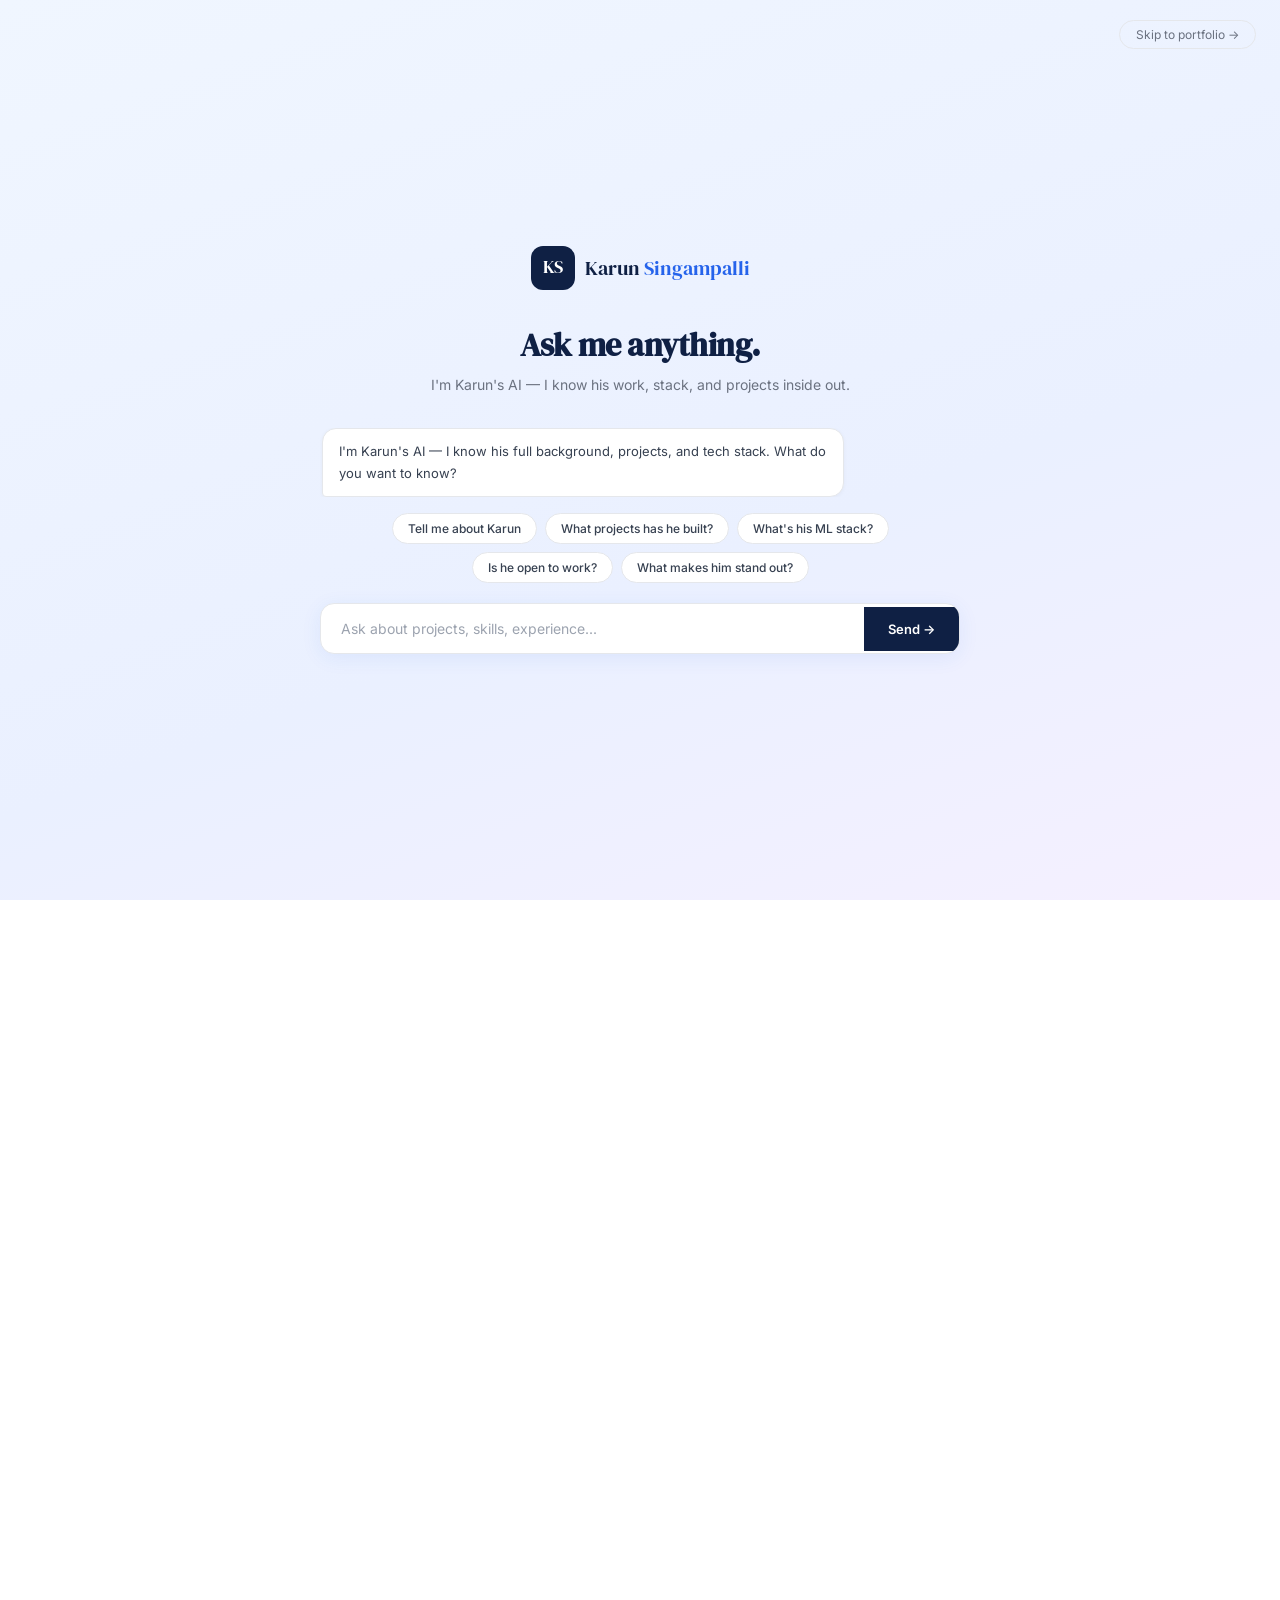
<file: index.html>
<!DOCTYPE html>
<html lang="en">
<head>
<meta charset="UTF-8">
<meta name="viewport" content="width=device-width, initial-scale=1.0">
<title>Karun Singampalli · Data Scientist & ML Engineer</title>
<link href="https://fonts.googleapis.com/css2?family=Inter:wght@300;400;500;600;700&family=DM+Serif+Display&display=swap" rel="stylesheet">
<style>
*,*::before,*::after{margin:0;padding:0;box-sizing:border-box}
:root{
  --navy:#0f2044;--navy2:#1a3260;--blue:#1d4ed8;--blue-mid:#2563eb;
  --blue-light:#eff6ff;--blue-pale:#f8faff;--text:#111827;--text2:#374151;
  --muted:#6b7280;--muted2:#9ca3af;--border:#e5e7eb;--border2:#f3f4f6;
  --surface:#f9fafb;--white:#ffffff;--green:#059669;--gold:#b45309;
}
html{scroll-behavior:smooth}
body{background:var(--white);color:var(--text);font-family:'Inter',sans-serif;font-size:15px;line-height:1.6;-webkit-font-smoothing:antialiased}

/* ═══════════════════════════════════════
   CHATBOT LANDING
═══════════════════════════════════════ */
#chatbot-screen{
  position:fixed;inset:0;z-index:1000;
  background:linear-gradient(160deg,#f0f6ff 0%,#eaf0ff 60%,#f5f0ff 100%);
  display:flex;flex-direction:column;align-items:center;justify-content:center;
  padding:24px;
  transition:opacity 0.5s ease,transform 0.5s ease;
}
#chatbot-screen.hidden{opacity:0;transform:translateY(-16px);pointer-events:none}

.chat-brand{
  display:flex;align-items:center;gap:10px;margin-bottom:36px;
}
.chat-brand-avatar{
  width:44px;height:44px;border-radius:12px;
  background:var(--navy);color:var(--white);
  display:flex;align-items:center;justify-content:center;
  font-family:'DM Serif Display',serif;font-size:18px;letter-spacing:-0.5px;
}
.chat-brand-name{font-family:'DM Serif Display',serif;font-size:20px;color:var(--navy)}
.chat-brand-name span{color:var(--blue-mid)}

.chat-greeting{
  font-family:'DM Serif Display',serif;
  font-size:32px;color:var(--navy);letter-spacing:-0.5px;
  text-align:center;margin-bottom:10px;line-height:1.2;
}
.chat-sub{font-size:14px;color:var(--muted);text-align:center;margin-bottom:32px}

/* Messages */
.chat-messages{
  width:100%;max-width:640px;max-height:260px;overflow-y:auto;
  display:flex;flex-direction:column;gap:10px;margin-bottom:16px;padding:0 2px;
}
.chat-messages:empty{display:none}
.msg{max-width:82%;padding:12px 16px;border-radius:14px;font-size:13px;line-height:1.65;animation:msgIn 0.2s ease}
@keyframes msgIn{from{opacity:0;transform:translateY(6px)}to{opacity:1;transform:translateY(0)}}
.msg-bot{background:var(--white);border:1px solid var(--border);color:var(--text2);align-self:flex-start;border-bottom-left-radius:4px;box-shadow:0 1px 4px rgba(0,0,0,0.04)}
.msg-user{background:var(--navy);color:var(--white);align-self:flex-end;border-bottom-right-radius:4px}
.msg-typing{background:var(--white);border:1px solid var(--border);align-self:flex-start;padding:14px 18px;border-bottom-left-radius:4px}
.typing-dots{display:flex;gap:4px;align-items:center}
.typing-dots span{width:6px;height:6px;border-radius:50%;background:var(--muted2);animation:dot 1.2s infinite}
.typing-dots span:nth-child(2){animation-delay:0.2s}
.typing-dots span:nth-child(3){animation-delay:0.4s}
@keyframes dot{0%,80%,100%{transform:scale(0.7);opacity:0.4}40%{transform:scale(1);opacity:1}}

/* Search bar */
.chat-input-wrap{
  width:100%;max-width:640px;position:relative;
}
.chat-bar{
  width:100%;display:flex;align-items:center;gap:0;
  background:var(--white);border:1.5px solid var(--border);border-radius:14px;
  box-shadow:0 4px 20px rgba(37,99,235,0.08);
  overflow:hidden;transition:border-color 0.2s,box-shadow 0.2s;
}
.chat-bar:focus-within{border-color:var(--blue-mid);box-shadow:0 4px 28px rgba(37,99,235,0.14)}
.chat-bar input{
  flex:1;border:none;outline:none;padding:16px 20px;
  font-size:14px;font-family:'Inter',sans-serif;color:var(--text);background:transparent;
}
.chat-bar input::placeholder{color:var(--muted2)}
.chat-cursor{
  display:inline-block;width:2px;height:18px;background:var(--blue-mid);
  border-radius:1px;animation:blink 1s infinite;margin-left:1px;vertical-align:middle;
  position:absolute;pointer-events:none;opacity:0;
}
.chat-bar:focus-within .chat-cursor{opacity:0}
.chat-send{
  background:var(--navy);color:var(--white);border:none;
  padding:14px 24px;font-size:13px;font-weight:600;cursor:pointer;
  font-family:'Inter',sans-serif;transition:background 0.15s;white-space:nowrap;
}
.chat-send:hover{background:var(--navy2)}
@keyframes blink{0%,100%{opacity:1}50%{opacity:0}}

/* Chips */
.chat-chips{display:flex;flex-wrap:wrap;gap:8px;justify-content:center;margin-bottom:20px;max-width:640px}
.chip{
  background:var(--white);border:1.5px solid var(--border);color:var(--text2);
  font-size:12px;font-weight:500;padding:7px 15px;border-radius:20px;cursor:pointer;
  transition:all 0.15s;font-family:'Inter',sans-serif;
}
.chip:hover{border-color:var(--blue-mid);color:var(--blue-mid);background:var(--blue-light)}

/* Skip */
.skip-btn{
  position:absolute;top:20px;right:24px;
  background:transparent;border:1px solid var(--border);color:var(--muted);
  font-size:12px;padding:6px 16px;border-radius:20px;cursor:pointer;
  transition:all 0.15s;font-family:'Inter',sans-serif;
}
.skip-btn:hover{border-color:var(--navy);color:var(--navy)}

/* Animated placeholder cycling */
#chat-input-field{caret-color:var(--blue-mid)}

/* ═══════════════════════════════════════
   PORTFOLIO
═══════════════════════════════════════ */
#portfolio{opacity:0;transition:opacity 0.5s ease;pointer-events:none}
#portfolio.visible{opacity:1;pointer-events:all}

/* NAV */
nav{
  position:sticky;top:0;z-index:100;
  background:rgba(255,255,255,0.97);backdrop-filter:blur(8px);
  border-bottom:1px solid var(--border);
  display:flex;justify-content:space-between;align-items:center;
  padding:0 48px;height:60px;
}
.nav-logo{font-family:'DM Serif Display',serif;font-size:18px;color:var(--navy);text-decoration:none}
.nav-logo span{color:var(--blue-mid)}
.nav-links{display:flex;gap:28px;list-style:none}
.nav-links a{font-size:13px;font-weight:500;color:var(--muted);text-decoration:none;transition:color 0.15s}
.nav-links a:hover,.nav-links a.active{color:var(--navy)}
.nav-cta{background:var(--navy)!important;color:var(--white)!important;padding:8px 18px;border-radius:5px;font-size:12px!important;font-weight:600!important;letter-spacing:0.03em}
.nav-cta:hover{background:var(--navy2)!important}

/* HERO */
.hero{display:grid;grid-template-columns:1fr 320px;gap:48px;padding:64px 48px;max-width:1200px;margin:0 auto}
.hero-eyebrow{display:inline-flex;align-items:center;gap:8px;font-size:11px;font-weight:700;color:var(--blue-mid);text-transform:uppercase;letter-spacing:0.14em;margin-bottom:16px}
.hero-eyebrow::before{content:'';display:inline-block;width:20px;height:2px;background:var(--blue-mid);border-radius:2px}
.hero-name{font-family:'DM Serif Display',serif;font-size:46px;color:var(--navy);letter-spacing:-1.5px;line-height:1.1;margin-bottom:12px}
.hero-name em{font-style:normal;color:var(--blue-mid)}
.hero-title{font-size:13px;color:var(--muted);margin-bottom:20px;letter-spacing:0.01em}
.hero-divider{width:36px;height:3px;background:var(--blue-mid);border-radius:2px;margin-bottom:20px}
.hero-desc{font-size:14px;color:var(--text2);line-height:1.8;margin-bottom:28px;max-width:480px}
.hero-btns{display:flex;gap:12px;flex-wrap:wrap}
.btn-primary{background:var(--navy);color:var(--white);padding:11px 26px;border-radius:5px;font-weight:600;font-size:13px;text-decoration:none;transition:background 0.15s}
.btn-primary:hover{background:var(--navy2)}
.btn-secondary{background:var(--white);border:1.5px solid var(--navy);color:var(--navy);padding:11px 26px;border-radius:5px;font-size:13px;font-weight:600;text-decoration:none;transition:background 0.15s}
.btn-secondary:hover{background:var(--blue-light)}
.hero-card{background:var(--navy);border-radius:10px;padding:28px;align-self:start}
.hero-card-label{font-size:10px;font-weight:700;text-transform:uppercase;letter-spacing:0.14em;color:rgba(255,255,255,0.4);margin-bottom:20px}
.metric{padding-bottom:18px;margin-bottom:18px;border-bottom:1px solid rgba(255,255,255,0.08)}
.metric:last-child{padding-bottom:0;margin-bottom:0;border-bottom:none}
.metric-val{font-family:'DM Serif Display',serif;font-size:28px;color:var(--white);letter-spacing:-0.5px}
.metric-desc{font-size:12px;color:rgba(255,255,255,0.5);margin-top:3px;line-height:1.5}
.metric-tag{display:inline-block;margin-top:5px;background:rgba(255,255,255,0.08);color:rgba(255,255,255,0.4);font-size:10px;padding:2px 8px;border-radius:3px}

/* SECTIONS */
.section{padding:60px 48px;border-bottom:1px solid var(--border);max-width:1200px;margin:0 auto}
.section-eyebrow{display:inline-flex;align-items:center;gap:8px;font-size:11px;font-weight:700;color:var(--blue-mid);text-transform:uppercase;letter-spacing:0.14em;margin-bottom:8px}
.section-eyebrow::before{content:'';display:inline-block;width:16px;height:2px;background:var(--blue-mid);border-radius:2px}
.section-title{font-family:'DM Serif Display',serif;font-size:26px;color:var(--navy);letter-spacing:-0.3px;margin-bottom:4px}
.section-sub{font-size:13px;color:var(--muted);margin-bottom:36px}

/* EXPERTISE */
.expertise-grid{display:grid;grid-template-columns:repeat(3,1fr);gap:1px;background:var(--border);border:1px solid var(--border);border-radius:8px;overflow:hidden}
.exp-card{background:var(--white);padding:24px 20px;transition:background 0.15s}
.exp-card:hover{background:var(--blue-pale)}
.exp-num{font-family:'DM Serif Display',serif;font-size:13px;color:#d1d5db;margin-bottom:10px}
.exp-title{font-size:13px;font-weight:700;color:var(--navy);margin-bottom:8px}
.exp-body{font-size:12px;color:var(--muted);line-height:1.65;margin-bottom:12px}
.exp-tags{display:flex;flex-wrap:wrap;gap:4px}
.exp-tag{background:var(--surface);border:1px solid var(--border);color:var(--text2);font-size:10px;font-weight:500;padding:2px 8px;border-radius:3px}

/* ═══════════════════════════════════════
   PROJECT SLIDE CARDS — clean arrows
═══════════════════════════════════════ */
.project-block{margin-bottom:44px}
.project-block:last-child{margin-bottom:0}

.proj-meta{display:flex;justify-content:space-between;align-items:flex-start;margin-bottom:16px;gap:16px}
.proj-meta-left{}
.proj-badge{display:inline-block;font-size:10px;font-weight:700;padding:3px 9px;border-radius:3px;text-transform:uppercase;letter-spacing:0.05em;margin-bottom:6px}
.badge-a{background:#ede9fe;color:#5b21b6}
.badge-r{background:#dbeafe;color:#1e40af}
.badge-rt{background:#d1fae5;color:#065f46}
.badge-ml{background:#fef3c7;color:#92400e}
.proj-name{font-size:16px;font-weight:700;color:var(--navy);margin-bottom:4px}
.proj-desc{font-size:13px;color:var(--muted);max-width:520px;line-height:1.6}
.proj-actions{display:flex;gap:8px;align-items:center;flex-shrink:0}
.action-btn{font-size:11px;font-weight:600;padding:7px 14px;border-radius:4px;text-decoration:none;cursor:pointer;border:none;font-family:'Inter',sans-serif;transition:all 0.15s;display:inline-flex;align-items:center;gap:5px;white-space:nowrap}
.btn-gh{background:var(--navy);color:var(--white)}
.btn-gh:hover{background:var(--navy2)}
.btn-ai{background:var(--blue-mid);color:var(--white)}
.btn-ai:hover{background:var(--blue)}
.btn-pdf{background:var(--white);border:1px solid var(--border);color:var(--text2)}
.btn-pdf:hover{border-color:var(--navy);color:var(--navy)}

/* Slide viewer */
.slide-viewer{
  border:1px solid var(--border);border-radius:10px;overflow:hidden;
  background:var(--surface);position:relative;
}
.slide-track{
  display:flex;transition:transform 0.35s cubic-bezier(0.4,0,0.2,1);
}
.slide-page{
  min-width:100%;display:flex;flex-direction:column;
  align-items:center;justify-content:center;
  padding:32px;min-height:200px;background:var(--white);
}
.slide-placeholder{
  width:100%;max-width:520px;aspect-ratio:16/9;
  background:var(--blue-pale);border:1.5px dashed var(--border);
  border-radius:8px;display:flex;flex-direction:column;
  align-items:center;justify-content:center;gap:10px;
}
.slide-placeholder-icon{font-size:32px;opacity:0.4}
.slide-placeholder-text{font-size:13px;color:var(--muted2);font-weight:500}
.slide-placeholder-hint{font-size:11px;color:var(--muted2)}

/* Arrow controls */
.slide-controls{
  display:flex;align-items:center;justify-content:space-between;
  padding:12px 16px;border-top:1px solid var(--border);background:var(--white);
}
.slide-arrow{
  width:32px;height:32px;border-radius:6px;border:1px solid var(--border);
  background:var(--white);color:var(--text2);font-size:14px;
  display:flex;align-items:center;justify-content:center;cursor:pointer;
  transition:all 0.15s;font-family:'Inter',sans-serif;
}
.slide-arrow:hover{border-color:var(--navy);color:var(--navy);background:var(--blue-light)}
.slide-arrow:disabled{opacity:0.3;cursor:default;pointer-events:none}
.slide-counter{font-size:12px;color:var(--muted);font-weight:500}
.slide-dots-row{display:flex;gap:6px;align-items:center}
.sdot{width:6px;height:6px;border-radius:50%;background:var(--border);cursor:pointer;transition:background 0.2s}
.sdot.active{background:var(--blue-mid);width:18px;border-radius:3px}

/* CONSTRUCTION */
.construction-grid{display:grid;grid-template-columns:repeat(auto-fit,minmax(280px,1fr));gap:16px}
.construction-card{
  border:2px dashed #d1d5db;border-radius:10px;
  background:var(--surface);padding:24px;
  display:flex;flex-direction:column;gap:14px;
}
.constr-top{display:flex;align-items:center;gap:12px}
.constr-icon{width:40px;height:40px;border-radius:8px;background:#fef3c7;border:1px solid #fde68a;display:flex;align-items:center;justify-content:center;font-size:20px;flex-shrink:0}
.constr-title{font-size:14px;font-weight:700;color:var(--navy)}
.constr-status{font-size:10px;font-weight:700;color:#92400e;text-transform:uppercase;letter-spacing:0.08em;margin-top:2px}
.constr-desc{font-size:13px;color:var(--muted);line-height:1.65}
.constr-progress{background:var(--border2);border-radius:4px;height:4px;overflow:hidden}
.constr-bar{height:100%;border-radius:4px;background:linear-gradient(90deg,var(--blue-mid),#7c3aed);animation:shimmer 2s infinite}
@keyframes shimmer{0%{opacity:0.7}50%{opacity:1}100%{opacity:0.7}}
.constr-tags{display:flex;flex-wrap:wrap;gap:4px}
.constr-tag{background:var(--white);border:1px solid var(--border);color:var(--text2);font-size:10px;font-weight:500;padding:2px 8px;border-radius:3px}

/* TIMELINE */
.timeline{display:flex;flex-direction:column}
.tl-item{display:grid;grid-template-columns:148px 1px 1fr;gap:0 24px}
.tl-date{text-align:right;padding-top:2px;padding-bottom:28px}
.tl-date-main{font-size:12px;font-weight:700;color:var(--navy)}
.tl-date-range{font-size:11px;color:var(--muted);margin-top:2px;line-height:1.4}
.tl-track{display:flex;flex-direction:column;align-items:center}
.tl-dot{width:10px;height:10px;border-radius:50%;background:var(--blue-mid);border:2px solid var(--white);box-shadow:0 0 0 2px var(--blue-mid);flex-shrink:0;margin-top:4px;z-index:1}
.tl-line{flex:1;width:1px;background:var(--border);margin-top:4px}
.tl-item:last-child .tl-line{display:none}
.tl-content{padding:0 0 28px}
.tl-role{font-size:13px;font-weight:700;color:var(--navy)}
.tl-company{font-size:12px;color:var(--blue-mid);font-weight:600;margin:3px 0 8px}
.tl-bullets{list-style:none}
.tl-bullets li{font-size:12px;color:var(--muted);padding-left:14px;position:relative;margin-bottom:4px;line-height:1.6}
.tl-bullets li::before{content:'—';position:absolute;left:0;color:var(--border);font-size:10px;top:3px}
.edu-grid{display:grid;grid-template-columns:1fr 1fr;gap:14px;margin-top:36px;padding-top:36px;border-top:1px solid var(--border)}
.edu-card{border:1px solid var(--border);border-radius:6px;padding:20px}
.edu-degree{font-size:13px;font-weight:700;color:var(--navy);margin-bottom:4px}
.edu-school{font-size:12px;color:var(--blue-mid);font-weight:600;margin-bottom:3px}
.edu-detail{font-size:11px;color:var(--muted)}

/* CONTACT */
.contact-wrap{display:grid;grid-template-columns:1fr 1fr;gap:40px;align-items:start}
.contact-intro{font-size:14px;color:var(--text2);line-height:1.8;margin-bottom:24px}
.avail-pill{display:inline-flex;align-items:center;gap:8px;background:#f0fdf4;border:1px solid #bbf7d0;color:var(--green);font-size:12px;font-weight:600;padding:8px 16px;border-radius:5px}
.avail-dot{width:7px;height:7px;border-radius:50%;background:var(--green);animation:pulse 2s infinite}
@keyframes pulse{0%,100%{opacity:1}50%{opacity:0.4}}
.contact-items{display:flex;flex-direction:column;gap:10px}
.contact-item{display:flex;align-items:center;gap:14px;padding:14px 16px;border:1px solid var(--border);border-radius:6px;text-decoration:none;transition:all 0.15s}
.contact-item:hover{border-color:var(--blue-mid);background:var(--blue-light)}
.contact-icon{width:34px;height:34px;border-radius:6px;background:var(--blue-light);display:flex;align-items:center;justify-content:center;font-size:15px;flex-shrink:0}
.contact-label{font-size:10px;font-weight:700;color:var(--muted);text-transform:uppercase;letter-spacing:0.08em;margin-bottom:2px}
.contact-val{font-size:12px;font-weight:600;color:var(--navy)}

/* FOOTER */
footer{background:var(--navy);padding:22px 48px;display:flex;justify-content:space-between;align-items:center}
.footer-name{font-family:'DM Serif Display',serif;font-size:15px;color:rgba(255,255,255,0.6)}
.footer-links{display:flex;gap:20px}
.footer-links a{font-size:12px;color:rgba(255,255,255,0.4);text-decoration:none;transition:color 0.15s}
.footer-links a:hover{color:rgba(255,255,255,0.8)}
.footer-copy{font-size:12px;color:rgba(255,255,255,0.3)}

/* AI INSIGHTS MODAL */
.modal-overlay{position:fixed;inset:0;background:rgba(0,0,0,0.45);z-index:500;display:flex;align-items:center;justify-content:center;opacity:0;pointer-events:none;transition:opacity 0.2s}
.modal-overlay.open{opacity:1;pointer-events:all}
.modal{background:var(--white);border-radius:12px;width:580px;max-width:95vw;max-height:80vh;display:flex;flex-direction:column;overflow:hidden;transform:translateY(16px);transition:transform 0.2s;box-shadow:0 20px 60px rgba(0,0,0,0.15)}
.modal-overlay.open .modal{transform:translateY(0)}
.modal-header{padding:18px 22px;border-bottom:1px solid var(--border);display:flex;justify-content:space-between;align-items:center}
.modal-header h3{font-size:14px;font-weight:700;color:var(--navy)}
.modal-close{background:none;border:none;font-size:20px;color:var(--muted);cursor:pointer;padding:2px 6px;line-height:1}
.modal-body{padding:22px;overflow-y:auto;flex:1;font-size:13px;color:var(--text2);line-height:1.8}
.modal-loading{display:flex;align-items:center;gap:10px;color:var(--muted)}

@media(max-width:900px){
  nav{padding:0 20px}.nav-links{display:none}
  .hero{grid-template-columns:1fr;padding:36px 20px}
  .section{padding:40px 20px}
  .expertise-grid{grid-template-columns:1fr 1fr}
  .proj-meta{flex-direction:column}
  .proj-actions{flex-wrap:wrap}
  .contact-wrap,.edu-grid{grid-template-columns:1fr}
  footer{padding:20px;flex-direction:column;gap:10px;text-align:center}
}
@media(max-width:600px){.expertise-grid{grid-template-columns:1fr}}
</style>
</head>
<body>

<!-- ═══════════════════════════════════════
     CHATBOT LANDING
═══════════════════════════════════════ -->
<div id="chatbot-screen">
  <button class="skip-btn" onclick="skipToPortfolio()">Skip to portfolio →</button>

  <div class="chat-brand">
    <div class="chat-brand-avatar">KS</div>
    <div class="chat-brand-name">Karun <span>Singampalli</span></div>
  </div>

  <h1 class="chat-greeting">Ask me anything.</h1>
  <p class="chat-sub">I'm Karun's AI — I know his work, stack, and projects inside out.</p>

  <div class="chat-messages" id="chat-messages"></div>

  <div class="chat-chips" id="chat-chips">
    <button class="chip" onclick="sendChip(this)">Tell me about Karun</button>
    <button class="chip" onclick="sendChip(this)">What projects has he built?</button>
    <button class="chip" onclick="sendChip(this)">What's his ML stack?</button>
    <button class="chip" onclick="sendChip(this)">Is he open to work?</button>
    <button class="chip" onclick="sendChip(this)">What makes him stand out?</button>
  </div>

  <div class="chat-input-wrap">
    <div class="chat-bar">
      <input type="text" id="chat-input-field" placeholder="Ask about projects, skills, experience..." onkeydown="if(event.key==='Enter')sendMessage()"/>
      <button class="chat-send" onclick="sendMessage()">Send →</button>
    </div>
  </div>
</div>

<!-- ═══════════════════════════════════════
     PORTFOLIO
═══════════════════════════════════════ -->
<div id="portfolio">

<nav>
  <a href="#" class="nav-logo">Karun <span>Singampalli</span></a>
  <ul class="nav-links">
    <li><a href="#expertise">Expertise</a></li>
    <li><a href="#projects">Projects</a></li>
    <li><a href="#experience">Experience</a></li>
    <li><a href="#contact" class="nav-cta">Contact</a></li>
  </ul>
</nav>

<!-- HERO -->
<div style="border-bottom:1px solid var(--border)">
<section class="hero">
  <div>
    <div class="hero-eyebrow">Data Scientist & ML Engineer</div>
    <h1 class="hero-name">Venkatakarun<br><em>Singampalli</em></h1>

    <p class="hero-title">Senior Data Scientist &nbsp;·&nbsp; Production ML &nbsp;·&nbsp; Agentic AI &nbsp;·&nbsp; LLM Systems &nbsp;·&nbsp; MLOps</p>
    <div class="hero-divider"></div>
    <p class="hero-desc">Senior Data Scientist and ML Engineer with 4+ years of experience designing and shipping production ML systems — from hybrid recommendation engines and LLM-powered analytics pipelines to real-time fraud detection with automated drift monitoring. Based in Dallas, Texas.</p>
    <div class="hero-btns">
      <a href="#projects" class="btn-primary">View Projects</a>
      <a href="#contact" class="btn-secondary">Get in Touch</a>
    </div>
  </div>
  <div class="hero-card">
    <div class="hero-card-label">Impact at a Glance</div>
    <div class="metric"><div class="metric-val">60 hrs</div><div class="metric-desc">Weekly analyst hours eliminated via LLM pipeline</div><div class="metric-tag">Banking · Symplore</div></div>
    <div class="metric"><div class="metric-val">26</div><div class="metric-desc">RAG analytical workflows automated</div><div class="metric-tag">GPT-4 · LangChain</div></div>
    <div class="metric"><div class="metric-val">20%</div><div class="metric-desc">Accuracy gain over predecessor models</div><div class="metric-tag">Fraud Detection</div></div>
    <div class="metric"><div class="metric-val">250+</div><div class="metric-desc">Daily dashboard views</div><div class="metric-tag">Power BI · Tableau</div></div>
  </div>
</section>
</div>

<!-- EXPERTISE -->
<div style="border-bottom:1px solid var(--border)">
<section class="section" id="expertise">
  <div class="section-eyebrow">Core Expertise</div>
  <h2 class="section-title">What I Build</h2>
  <p class="section-sub">Six capability areas — each backed by production deployments</p>
  <div class="expertise-grid">
    <div class="exp-card"><div class="exp-num">01</div><div class="exp-title">Agentic AI Systems</div><p class="exp-body">Multi-agent orchestration using LangGraph StateGraph — routing, retrieval, reasoning, and explainability agents in coordinated sequence.</p><div class="exp-tags"><span class="exp-tag">LangGraph</span><span class="exp-tag">LangChain</span><span class="exp-tag">ChromaDB</span></div></div>
    <div class="exp-card"><div class="exp-num">02</div><div class="exp-title">LLM & RAG Pipelines</div><p class="exp-body">Production RAG with hybrid retrieval, RAGAS hallucination evaluation, and prompt engineering for banking-scale accuracy.</p><div class="exp-tags"><span class="exp-tag">GPT-4</span><span class="exp-tag">RAG</span><span class="exp-tag">RAGAS</span></div></div>
    <div class="exp-card"><div class="exp-num">03</div><div class="exp-title">Recommender Systems</div><p class="exp-body">Hybrid engines combining collaborative filtering (ALS, SVD, LightFM) with BERT content-based models and business rule layers.</p><div class="exp-tags"><span class="exp-tag">ALS</span><span class="exp-tag">LightFM</span><span class="exp-tag">BERT</span></div></div>
    <div class="exp-card"><div class="exp-num">04</div><div class="exp-title">Real-Time ML Pipelines</div><p class="exp-body">Streaming inference with Kafka ingestion, sub-second scoring, and Prometheus/Grafana drift monitoring before accuracy degrades.</p><div class="exp-tags"><span class="exp-tag">Kafka</span><span class="exp-tag">XGBoost</span><span class="exp-tag">Prometheus</span></div></div>
    <div class="exp-card"><div class="exp-num">05</div><div class="exp-title">MLOps & Deployment</div><p class="exp-body">Airflow DAGs, Docker containerization, REST API serving, MLflow versioning, and automated retraining at drift thresholds.</p><div class="exp-tags"><span class="exp-tag">Airflow</span><span class="exp-tag">Docker</span><span class="exp-tag">MLflow</span></div></div>
    <div class="exp-card"><div class="exp-num">06</div><div class="exp-title">NLP & Text Analytics</div><p class="exp-body">Classification at 89% accuracy — TF-IDF, LSTM, BERT — deployed on 200K+ records with k-fold validation and SHAP explainability.</p><div class="exp-tags"><span class="exp-tag">LSTM</span><span class="exp-tag">SHAP</span><span class="exp-tag">LIME</span></div></div>
  </div>
</section>
</div>

<!-- COMPLETED PROJECTS -->
<div style="border-bottom:1px solid var(--border)">
<section class="section" id="projects">
  <div class="section-eyebrow">Completed Projects</div>
  <h2 class="section-title">Featured Work</h2>
  <p class="section-sub">Explore project slides and code, or try the library analytics demo and read its technical documents.</p>

  <!-- PROJECT 1 -->
  <div class="project-block">
    <div class="proj-meta">
      <div class="proj-meta-left">
        <div class="proj-badge badge-a">Agentic AI</div>
        <div class="proj-name">Agentic Patron Intelligence System</div>
        <p class="proj-desc">Multi-agent LangGraph system — Retrieval, Analytics, Recommendation, and Explainer agents over ChromaDB.</p>
      </div>
      <div class="proj-actions">
        <a href="https://github.com/singamkarunn/agentic-patron-intelligence" target="_blank" class="action-btn btn-gh">⌥ GitHub</a>
        <button class="action-btn btn-ai" onclick="openInsights('Agentic Patron Intelligence System','Multi-agent LangGraph system combining ChromaDB retrieval, patron analytics, hybrid ML recommendations (ALS + BERT + rules), and SHAP explainability agents. Built with LangGraph StateGraph, FastAPI, Docker, and Streamlit. Deployed on Hugging Face Spaces.')">✦ AI Insights</button>
        <button class="action-btn btn-pdf" onclick="downloadPDF('agentic-patron-intelligence')">↓ PDF</button>
      </div>
    </div>
    <div class="slide-viewer">
      <div class="slide-track" id="track-p1">
        <div class="slide-page"><div class="slide-placeholder"><div class="slide-placeholder-icon">🤖</div><div class="slide-placeholder-text">Slide 1 — Project Overview</div><div class="slide-placeholder-hint">Replace with your PPT screenshot</div></div></div>
        <div class="slide-page"><div class="slide-placeholder"><div class="slide-placeholder-icon">🏗️</div><div class="slide-placeholder-text">Slide 2 — Architecture</div></div></div>
        <div class="slide-page"><div class="slide-placeholder"><div class="slide-placeholder-icon">🔍</div><div class="slide-placeholder-text">Slide 3 — Retrieval Agent</div></div></div>
        <div class="slide-page"><div class="slide-placeholder"><div class="slide-placeholder-icon">📊</div><div class="slide-placeholder-text">Slide 4 — Analytics Agent</div></div></div>
        <div class="slide-page"><div class="slide-placeholder"><div class="slide-placeholder-icon">🎯</div><div class="slide-placeholder-text">Slide 5 — Recommendation Engine</div></div></div>
        <div class="slide-page"><div class="slide-placeholder"><div class="slide-placeholder-icon">💡</div><div class="slide-placeholder-text">Slide 6 — SHAP Explainability</div></div></div>
        <div class="slide-page"><div class="slide-placeholder"><div class="slide-placeholder-icon">🐳</div><div class="slide-placeholder-text">Slide 7 — Docker Deployment</div></div></div>
        <div class="slide-page"><div class="slide-placeholder"><div class="slide-placeholder-icon">📈</div><div class="slide-placeholder-text">Slide 8 — Results & Metrics</div></div></div>
        <div class="slide-page"><div class="slide-placeholder"><div class="slide-placeholder-icon">🧪</div><div class="slide-placeholder-text">Slide 9 — Evaluation</div></div></div>
        <div class="slide-page"><div class="slide-placeholder"><div class="slide-placeholder-icon">🚀</div><div class="slide-placeholder-text">Slide 10 — Live Demo</div></div></div>
      </div>
      <div class="slide-controls">
        <button class="slide-arrow" id="prev-p1" onclick="prevSlide('p1')" disabled>←</button>
        <div style="display:flex;flex-direction:column;align-items:center;gap:8px">
          <span class="slide-counter" id="counter-p1">1 / 10</span>
          <div class="slide-dots-row" id="dots-p1"></div>
        </div>
        <button class="slide-arrow" id="next-p1" onclick="nextSlide('p1')">→</button>
      </div>
    </div>
  </div>

  <!-- PROJECT 2 -->
  <div class="project-block">
    <div class="proj-meta">
      <div class="proj-meta-left">
        <div class="proj-badge badge-r">RAG + Evaluation</div>
        <div class="proj-name">Production RAG System</div>
        <p class="proj-desc">Hybrid retrieval (ChromaDB + BM25), RAGAS evaluation framework, hallucination rate monitoring across a 50-query test set.</p>
      </div>
      <div class="proj-actions">
        <a href="https://github.com/singamkarunn/production-rag-system" target="_blank" class="action-btn btn-gh">⌥ GitHub</a>
        <button class="action-btn btn-ai" onclick="openInsights('Production RAG System','RAG pipeline with hybrid retrieval combining ChromaDB dense search and BM25 keyword reranking. RAGAS evaluation framework measures faithfulness, hallucination rate, and context recall across a 50-question synthetic test set. Deployed via FastAPI and Docker on Render.')">✦ AI Insights</button>
        <button class="action-btn btn-pdf" onclick="downloadPDF('production-rag-system')">↓ PDF</button>
      </div>
    </div>
    <div class="slide-viewer">
      <div class="slide-track" id="track-p2">
        <div class="slide-page"><div class="slide-placeholder"><div class="slide-placeholder-icon">🔍</div><div class="slide-placeholder-text">Slide 1 — RAG Overview</div><div class="slide-placeholder-hint">Replace with your PPT screenshot</div></div></div>
        <div class="slide-page"><div class="slide-placeholder"><div class="slide-placeholder-icon">📄</div><div class="slide-placeholder-text">Slide 2 — Chunking Strategy</div></div></div>
        <div class="slide-page"><div class="slide-placeholder"><div class="slide-placeholder-icon">🧮</div><div class="slide-placeholder-text">Slide 3 — Embeddings</div></div></div>
        <div class="slide-page"><div class="slide-placeholder"><div class="slide-placeholder-icon">🗄️</div><div class="slide-placeholder-text">Slide 4 — ChromaDB Store</div></div></div>
        <div class="slide-page"><div class="slide-placeholder"><div class="slide-placeholder-icon">⚖️</div><div class="slide-placeholder-text">Slide 5 — Hybrid Retrieval</div></div></div>
        <div class="slide-page"><div class="slide-placeholder"><div class="slide-placeholder-icon">🤖</div><div class="slide-placeholder-text">Slide 6 — Generation</div></div></div>
        <div class="slide-page"><div class="slide-placeholder"><div class="slide-placeholder-icon">📏</div><div class="slide-placeholder-text">Slide 7 — RAGAS Evaluation</div></div></div>
        <div class="slide-page"><div class="slide-placeholder"><div class="slide-placeholder-icon">📊</div><div class="slide-placeholder-text">Slide 8 — Results</div></div></div>
        <div class="slide-page"><div class="slide-placeholder"><div class="slide-placeholder-icon">🐳</div><div class="slide-placeholder-text">Slide 9 — Deployment</div></div></div>
        <div class="slide-page"><div class="slide-placeholder"><div class="slide-placeholder-icon">🚀</div><div class="slide-placeholder-text">Slide 10 — Live Demo</div></div></div>
      </div>
      <div class="slide-controls">
        <button class="slide-arrow" id="prev-p2" onclick="prevSlide('p2')" disabled>←</button>
        <div style="display:flex;flex-direction:column;align-items:center;gap:8px">
          <span class="slide-counter" id="counter-p2">1 / 10</span>
          <div class="slide-dots-row" id="dots-p2"></div>
        </div>
        <button class="slide-arrow" id="next-p2" onclick="nextSlide('p2')">→</button>
      </div>
    </div>
  </div>

  <!-- PROJECT 3 -->
  <div class="project-block">
    <div class="proj-meta">
      <div class="proj-meta-left">
        <div class="proj-badge badge-rt">Real-Time ML</div>
        <div class="proj-name">Real-Time Fraud Detection Pipeline</div>
        <p class="proj-desc">Kafka ingestion, XGBoost + Isolation Forest ensemble scoring, Prometheus drift monitoring. One-command Docker Compose startup.</p>
      </div>
      <div class="proj-actions">
        <a href="https://github.com/singamkarunn/realtime-fraud-detection" target="_blank" class="action-btn btn-gh">⌥ GitHub</a>
        <button class="action-btn btn-ai" onclick="openInsights('Real-Time Fraud Detection Pipeline','Streaming ML pipeline with Kafka ingestion, XGBoost and Isolation Forest ensemble scoring, Prometheus PSI drift monitoring, Grafana dashboards, PostgreSQL storage, and one-command Docker Compose deployment.')">✦ AI Insights</button>
        <button class="action-btn btn-pdf" onclick="downloadPDF('realtime-fraud-detection')">↓ PDF</button>
      </div>
    </div>
    <div class="slide-viewer">
      <div class="slide-track" id="track-p3">
        <div class="slide-page"><div class="slide-placeholder"><div class="slide-placeholder-icon">⚡</div><div class="slide-placeholder-text">Slide 1 — Pipeline Overview</div><div class="slide-placeholder-hint">Replace with your PPT screenshot</div></div></div>
        <div class="slide-page"><div class="slide-placeholder"><div class="slide-placeholder-icon">📡</div><div class="slide-placeholder-text">Slide 2 — Kafka Architecture</div></div></div>
        <div class="slide-page"><div class="slide-placeholder"><div class="slide-placeholder-icon">🧬</div><div class="slide-placeholder-text">Slide 3 — Feature Engineering</div></div></div>
        <div class="slide-page"><div class="slide-placeholder"><div class="slide-placeholder-icon">🌲</div><div class="slide-placeholder-text">Slide 4 — XGBoost Model</div></div></div>
        <div class="slide-page"><div class="slide-placeholder"><div class="slide-placeholder-icon">🔭</div><div class="slide-placeholder-text">Slide 5 — Isolation Forest</div></div></div>
        <div class="slide-page"><div class="slide-placeholder"><div class="slide-placeholder-icon">🤝</div><div class="slide-placeholder-text">Slide 6 — Ensemble Fusion</div></div></div>
        <div class="slide-page"><div class="slide-placeholder"><div class="slide-placeholder-icon">📉</div><div class="slide-placeholder-text">Slide 7 — Drift Monitoring</div></div></div>
        <div class="slide-page"><div class="slide-placeholder"><div class="slide-placeholder-icon">📊</div><div class="slide-placeholder-text">Slide 8 — Grafana Dashboards</div></div></div>
        <div class="slide-page"><div class="slide-placeholder"><div class="slide-placeholder-icon">📈</div><div class="slide-placeholder-text">Slide 9 — Model Performance</div></div></div>
        <div class="slide-page"><div class="slide-placeholder"><div class="slide-placeholder-icon">🚀</div><div class="slide-placeholder-text">Slide 10 — Deployment</div></div></div>
      </div>
      <div class="slide-controls">
        <button class="slide-arrow" id="prev-p3" onclick="prevSlide('p3')" disabled>←</button>
        <div style="display:flex;flex-direction:column;align-items:center;gap:8px">
          <span class="slide-counter" id="counter-p3">1 / 10</span>
          <div class="slide-dots-row" id="dots-p3"></div>
        </div>
        <button class="slide-arrow" id="next-p3" onclick="nextSlide('p3')">→</button>
      </div>
    </div>
  </div>

  <!-- PROJECT 4 -->
  <div class="project-block" id="library-project">
    <div class="proj-meta">
      <div class="proj-meta-left">
        <div class="proj-badge badge-ml">ML Platform</div>
        <div class="proj-name">LibraryPulse · Smart Library ML Platform</div>
        <p class="proj-desc">Patron analytics and book discovery. Explore a synthetic-data dashboard, the Python recommendation architecture, and documented limitations.</p>
      </div>
      <div class="proj-actions">
        <a href="https://github.com/singamkarunn/smart-library-ml-platform" target="_blank" class="action-btn btn-gh">⌥ GitHub</a>
        <a class="action-btn btn-ai" href="projects/librarypulse/index.html#dashboard">Explore demo</a>
        <a class="action-btn btn-pdf" href="projects/librarypulse/documents.html">Read documents</a>
      </div>
    </div>
    <div style="padding:28px;background:var(--blue-light);border:1px solid var(--border);border-radius:8px">
      <h3 style="color:var(--navy);font-size:20px;margin-bottom:12px">From borrowing records to collection decisions</h3>
      <p style="font-size:16px;max-width:720px;margin-bottom:20px">Filter circulation by month and genre, inspect borrowing trends, and explore popular titles. No sign-in or real patron data. The browser demo is an analytics companion, not a live connection to the Python ML service.</p>
      <a href="projects/librarypulse/index.html" class="btn-primary" style="display:inline-block">View case study & dashboard</a>
    </div>
  </div>
</section>
</div>

<!-- IN PROGRESS -->
<div style="border-bottom:1px solid var(--border)">
<section class="section">
  <div class="section-eyebrow">In Progress</div>
  <h2 class="section-title">Under Construction</h2>
  <p class="section-sub">Ideas currently being built — check back soon</p>
  <div class="construction-grid">
    <div class="construction-card">
      <div class="constr-top">
        <div class="constr-icon">🔬</div>
        <div><div class="constr-title">LLM Fine-Tuning Lab</div><div class="constr-status">⚡ Building now</div></div>
      </div>
      <p class="constr-desc">Fine-tuning Mistral-7B with LoRA adapters on domain-specific data. Comparing base vs fine-tuned performance on retrieval and generation tasks with automated evaluation.</p>
      <div class="constr-progress"><div class="constr-bar" style="width:35%"></div></div>
      <div class="constr-tags"><span class="constr-tag">Mistral-7B</span><span class="constr-tag">LoRA</span><span class="constr-tag">PEFT</span><span class="constr-tag">HuggingFace</span></div>
    </div>
    <div class="construction-card">
      <div class="constr-top">
        <div class="constr-icon">🧪</div>
        <div><div class="constr-title">A/B Testing Framework</div><div class="constr-status">⚡ Building now</div></div>
      </div>
      <p class="constr-desc">Statistical A/B testing infrastructure comparing collaborative vs hybrid recommender models — measuring lift in Precision@10, Recall@10, and NDCG with significance testing.</p>
      <div class="constr-progress"><div class="constr-bar" style="width:20%"></div></div>
      <div class="constr-tags"><span class="constr-tag">SciPy</span><span class="constr-tag">Statsmodels</span><span class="constr-tag">Streamlit</span><span class="constr-tag">PostgreSQL</span></div>
    </div>
  </div>
</section>
</div>

<!-- EXPERIENCE -->
<div style="border-bottom:1px solid var(--border)">
<section class="section" id="experience">
  <div class="section-eyebrow">Career History</div>
  <h2 class="section-title">Professional Experience</h2>
  <p class="section-sub">4+ years across ML engineering, data science, and product development — India & USA</p>
  <div class="timeline">
    <div class="tl-item"><div class="tl-date"><div class="tl-date-main">Symplore Inc.</div><div class="tl-date-range">Jul 2025 – Present<br>Novi, MI · Remote</div></div><div class="tl-track"><div class="tl-dot"></div><div class="tl-line"></div></div><div class="tl-content"><div class="tl-role">Senior Data Scientist — ML Engineering</div><div class="tl-company">Symplore Inc.</div><ul class="tl-bullets"><li>Engineered end-to-end ML and data engineering across 2 production platforms — Smart Library Analytics and TRIPGO — processing 8M+ records across 7+ data domains with 30% data-quality improvement</li><li>Built hybrid recommendation platform (ALS, SVD, BERT, rules) improving Precision@10 by 15% over baseline across 250K+ catalog items; inference at &lt;300ms P95 latency supporting 1K+ requests/hour</li><li>Developed 12+ Airflow ETL workflows at 99%+ reliability; automated ML lifecycle with 10+ DAGs reducing manual operations by 50%; Prometheus/Grafana monitoring across 10+ pipelines</li></ul></div></div>
    <div class="tl-item"><div class="tl-date"><div class="tl-date-main">Intelligenie LLC</div><div class="tl-date-range">Sep 2024 – May 2025<br>Dallas, TX · Remote</div></div><div class="tl-track"><div class="tl-dot"></div><div class="tl-line"></div></div><div class="tl-content"><div class="tl-role">Data Scientist</div><div class="tl-company">Intelligenie LLC</div><ul class="tl-bullets"><li>NLP classification on 200K+ Reddit posts — 89% accuracy, 25% improvement over baseline using TF-IDF, n-grams, and LSTM</li><li>8 engineered features for stress detection; validated with k-fold cross-validation</li></ul></div></div>
    <div class="tl-item"><div class="tl-date"><div class="tl-date-main">360DigiTMG</div><div class="tl-date-range">Jan 2022 – Jul 2022<br>India · Remote</div></div><div class="tl-track"><div class="tl-dot"></div><div class="tl-line"></div></div><div class="tl-content"><div class="tl-role">Data Analyst Trainee</div><div class="tl-company">360DigiTMG</div><ul class="tl-bullets"><li>Analyzed 3M+ sales records in SQL; built 5 Power BI dashboards replacing weekly manual reports</li></ul></div></div>
    <div class="tl-item"><div class="tl-date"><div class="tl-date-main">FAVO Robotics</div><div class="tl-date-range">Jan 2020 – Dec 2021<br>India · On-site</div></div><div class="tl-track"><div class="tl-dot"></div><div class="tl-line"></div></div><div class="tl-content"><div class="tl-role">Product Development Analyst</div><div class="tl-company">FAVO Robotics</div><ul class="tl-bullets"><li>Analyzed 100K+ manufacturing and robotic data points using Python and SQL; built 15+ operational KPIs covering production output, cycle time, defect rates, and equipment utilization</li><li>Designed 5-axis robotic arm in SolidWorks with ANSYS FEA validation; engineered Python/ROS control workflows — improving motion accuracy by 55% and reducing manufacturing defects by 30%</li></ul></div></div>

  </div>
  <div class="edu-grid">
    <div class="edu-card"><div class="edu-degree">M.S. Data Science</div><div class="edu-school">University of Texas at Arlington</div><div class="edu-detail">Arlington, TX · 2022 – 2024</div></div>
    <div class="edu-card"><div class="edu-degree">B.Tech Mechanical Engineering</div><div class="edu-school">Mahindra University</div><div class="edu-detail">Hyderabad, India · 2016 – 2020</div></div>
  </div>
</section>
</div>

<!-- CONTACT -->
<div style="border-bottom:1px solid var(--border)">
<section class="section" id="contact">
  <div class="section-eyebrow">Contact</div>
  <h2 class="section-title">Let's Connect</h2>
  <div class="contact-wrap">
    <div>
      <p class="contact-intro">Open to senior Data Scientist and ML Engineer roles at companies building serious ML infrastructure. Most effective on problems where production accuracy, pipeline reliability, and system design all matter equally.</p>
      <div class="avail-pill"><div class="avail-dot"></div>Available for senior ML & Data Science roles · Dallas, Texas</div>
    </div>
    <div class="contact-items">
      <a href="mailto:singampalli.karun@gmail.com" class="contact-item"><div class="contact-icon">✉</div><div><div class="contact-label">Email</div><div class="contact-val">singampalli.karun@gmail.com</div></div></a>
      <a href="https://linkedin.com/in/venkata-karun-singampalli-4aa975161" target="_blank" class="contact-item"><div class="contact-icon">in</div><div><div class="contact-label">LinkedIn</div><div class="contact-val">venkata-karun-singampalli</div></div></a>
      <a href="https://github.com/singamkarunn" target="_blank" class="contact-item"><div class="contact-icon">⌥</div><div><div class="contact-label">GitHub</div><div class="contact-val">github.com/singamkarunn</div></div></a>
      <div class="contact-item"><div class="contact-icon">📍</div><div><div class="contact-label">Location</div><div class="contact-val">Dallas, Texas</div></div></div>
    </div>
  </div>
</section>
</div>

<footer>
  <div class="footer-name">Karun Singampalli</div>
  <div class="footer-copy">© 2026 · karun.grihzen.app</div>
  <div class="footer-links"><a href="https://linkedin.com/in/venkata-karun-singampalli-4aa975161" target="_blank">LinkedIn</a><a href="https://github.com/singamkarunn" target="_blank">GitHub</a><a href="#">Resume</a></div>
</footer>
</div>

<!-- INSIGHTS MODAL -->
<div class="modal-overlay" id="insights-modal">
  <div class="modal">
    <div class="modal-header"><h3 id="modal-title">AI Insights</h3><button class="modal-close" onclick="closeInsights()">×</button></div>
    <div class="modal-body" id="modal-body"><div class="modal-loading"><div class="typing-dots"><span></span><span></span><span></span></div>&nbsp;Generating insights...</div></div>
  </div>
</div>

<script>
// ── KARUN CONTEXT ──────────────────────────────────
const KARUN_CONTEXT = `You are Karun Singampalli's personal AI assistant on his portfolio website. Speak in first person AS Karun — confident, sharp, technically precise like a senior ML engineer. Never say "Karun said" — say "I built" or "I designed". Keep answers to 2-4 sentences unless asked for more.

ABOUT ME:
- Senior Data Scientist & ML Engineer, 4+ years of industry experience, Dallas, Texas
- MS Data Science, UT Arlington (2022-2024). B.Tech Mechanical Engineering, Mahindra University (2016-2020)
- Currently at Symplore Inc. (Jul 2025-present), previously Intelligenie LLC, 360DigiTMG, FAVO Robotics
- 4+ years of industry experience across data science, ML engineering, and product analytics
- Open to senior ML roles. F1 STEM OPT. singampalli.karun@gmail.com

MY WORK AT SYMPLORE:
- Built hybrid recommendation system: collaborative filtering (ALS, SVD, LightFM) + content-based NLP (TF-IDF, BERT) + rules
- Airflow DAGs for ETL, Kafka real-time ingestion, Docker deployment, Prometheus/Grafana drift monitoring
- RAG chatbot across 26 workflows — eliminated 60 analyst-hours/week in banking
- 10+ production models, 20% accuracy gain, 250+ daily dashboard views
- TRIPGO travel data engineering (Jun 2026-present)

GITHUB: github.com/singamkarunn
PROJECTS: agentic-patron-intelligence, production-rag-system, realtime-fraud-detection, smart-library-ml-platform

STACK: Python, SQL, R, MATLAB | Scikit-learn, TensorFlow, PyTorch, LightFM, XGBoost | LangGraph, LangChain, GPT-4, ChromaDB, RAGAS | Airflow, Kafka, Docker, Kubernetes, MLflow, Prometheus, Grafana | AWS, GCP, Azure, Snowflake | Power BI, Tableau, Streamlit`;

// ── CHATBOT ──────────────────────────────────────
const messagesEl = document.getElementById('chat-messages');
const inputEl = document.getElementById('chat-input-field');
let history = [];

// Animated placeholder
const placeholders = [
  'Ask about projects, skills, experience...',
  'What ML stack does Karun use?',
  'Tell me about the fraud detection system...',
  'Is he open to senior roles?',
  'What makes his RAG system different?'
];
let phIdx = 0;
setInterval(() => {
  phIdx = (phIdx + 1) % placeholders.length;
  inputEl.placeholder = placeholders[phIdx];
}, 3000);

window.addEventListener('load', () => {
  setTimeout(() => {
    addBot("I'm Karun's AI — I know his full background, projects, and tech stack. What do you want to know?");
  }, 600);
});

function addBot(text) {
  const d = document.createElement('div');
  d.className = 'msg msg-bot';
  d.textContent = text;
  messagesEl.appendChild(d);
  messagesEl.scrollTop = messagesEl.scrollHeight;
}
function addUser(text) {
  const d = document.createElement('div');
  d.className = 'msg msg-user';
  d.textContent = text;
  messagesEl.appendChild(d);
  messagesEl.scrollTop = messagesEl.scrollHeight;
}
function addTyping() {
  const d = document.createElement('div');
  d.className = 'msg msg-typing';
  d.id = 'typing';
  d.innerHTML = '<div class="typing-dots"><span></span><span></span><span></span></div>';
  messagesEl.appendChild(d);
  messagesEl.scrollTop = messagesEl.scrollHeight;
}
function removeTyping() { const e = document.getElementById('typing'); if(e) e.remove(); }

async function sendMessage() {
  const text = inputEl.value.trim();
  if (!text) return;
  inputEl.value = '';
  document.getElementById('chat-chips').style.display = 'none';
  addUser(text);
  history.push({ role:'user', content:text });
  addTyping();
  try {
    const res = await fetch('https://api.anthropic.com/v1/messages', {
      method:'POST',
      headers:{'Content-Type':'application/json'},
      body:JSON.stringify({ model:'claude-sonnet-4-6', max_tokens:1000, system:KARUN_CONTEXT, messages:history })
    });
    const data = await res.json();
    removeTyping();
    const reply = data.content?.[0]?.text || "Reach me directly at singampalli.karun@gmail.com";
    addBot(reply);
    history.push({ role:'assistant', content:reply });
  } catch(e) {
    removeTyping();
    addBot("Connection issue — reach me at singampalli.karun@gmail.com");
  }
}

function sendChip(btn) { inputEl.value = btn.textContent; sendMessage(); }

function skipToPortfolio() {
  document.getElementById('chatbot-screen').classList.add('hidden');
  const p = document.getElementById('portfolio');
  p.classList.add('visible');
  setTimeout(() => { document.getElementById('chatbot-screen').style.display = 'none'; }, 600);
}

// ── SLIDE FLIPPER ────────────────────────────────
const slideIdx = { p1:0, p2:0, p3:0, p4:0 };
const TOTAL = 10;

['p1','p2','p3'].forEach(id => {
  const dotsEl = document.getElementById('dots-'+id);
  for(let i=0;i<TOTAL;i++) {
    const d = document.createElement('div');
    d.className = 'sdot' + (i===0?' active':'');
    d.onclick = () => goTo(id, i);
    dotsEl.appendChild(d);
  }
});

function updateSlider(id) {
  const idx = slideIdx[id];
  const track = document.getElementById('track-'+id);
  track.style.transform = `translateX(-${idx * 100}%)`;
  document.getElementById('counter-'+id).textContent = `${idx+1} / ${TOTAL}`;
  document.getElementById('prev-'+id).disabled = idx === 0;
  document.getElementById('next-'+id).disabled = idx === TOTAL-1;
  const dots = document.querySelectorAll('#dots-'+id+' .sdot');
  dots.forEach((d,i) => d.classList.toggle('active', i===idx));
}

function nextSlide(id) { if(slideIdx[id] < TOTAL-1) { slideIdx[id]++; updateSlider(id); } }
function prevSlide(id) { if(slideIdx[id] > 0) { slideIdx[id]--; updateSlider(id); } }
function goTo(id, i) { slideIdx[id] = i; updateSlider(id); }

// ── AI INSIGHTS MODAL ───────────────────────────
async function openInsights(name, context) {
  document.getElementById('modal-title').textContent = 'AI Insights — ' + name;
  document.getElementById('modal-body').innerHTML = '<div class="modal-loading"><div class="typing-dots"><span></span><span></span><span></span></div>&nbsp;Generating insights...</div>';
  document.getElementById('insights-modal').classList.add('open');
  try {
    const res = await fetch('https://api.anthropic.com/v1/messages', {
      method:'POST',
      headers:{'Content-Type':'application/json'},
      body:JSON.stringify({
        model:'claude-sonnet-4-6', max_tokens:800,
        messages:[{ role:'user', content:`Provide sharp technical AI insights about this ML project in 4 sections:\n\n**Why This Matters** — real-world problem and business impact\n**Key Technical Decisions** — 2-3 architectural choices and why\n**What Makes It Production-Ready** — specific engineering decisions separating this from a prototype\n**What I'd Add Next** — 1-2 concrete next steps\n\nProject: ${name}\nDetails: ${context}\n\nKeep each section 2-3 sentences. Be specific and technical.` }]
      })
    });
    const data = await res.json();
    const text = data.content?.[0]?.text || 'Unable to generate insights.';
    document.getElementById('modal-body').innerHTML = text
      .replace(/\*\*(.*?)\*\*/g,'<strong style="color:#0f2044">$1</strong>')
      .replace(/\n\n/g,'<br><br>').replace(/\n/g,'<br>');
  } catch(e) {
    document.getElementById('modal-body').textContent = 'Unable to load. Check connection.';
  }
}

function closeInsights() { document.getElementById('insights-modal').classList.remove('open'); }
document.getElementById('insights-modal').addEventListener('click', e => { if(e.target===document.getElementById('insights-modal')) closeInsights(); });

function downloadPDF(id) { alert('Add your PDF to /assets/'+id+'.pdf and update this link.'); }
// Return directly to the showcase without reopening the chatbot landing.
if (window.location.hash === '#library-project') {
  skipToPortfolio();
  document.getElementById('library-project').scrollIntoView();
}
</script>
</body>
</html>
</file>
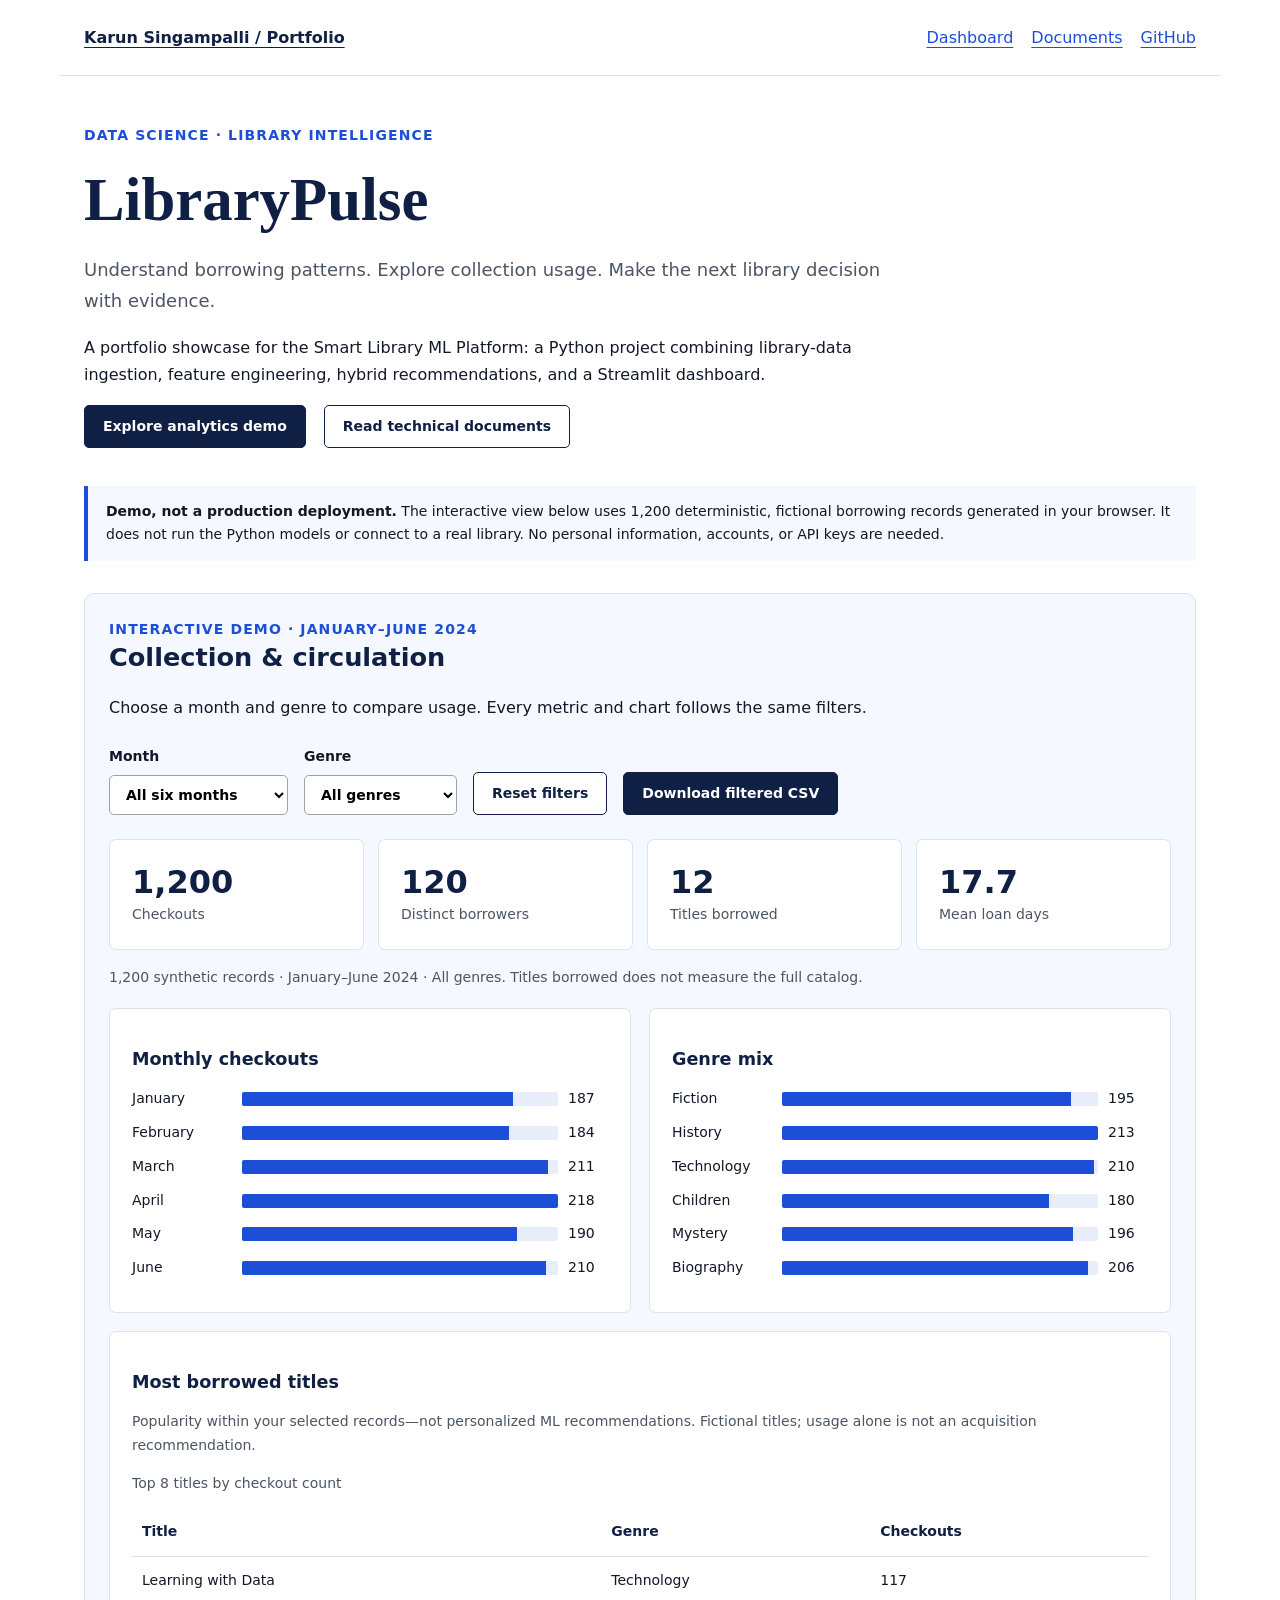
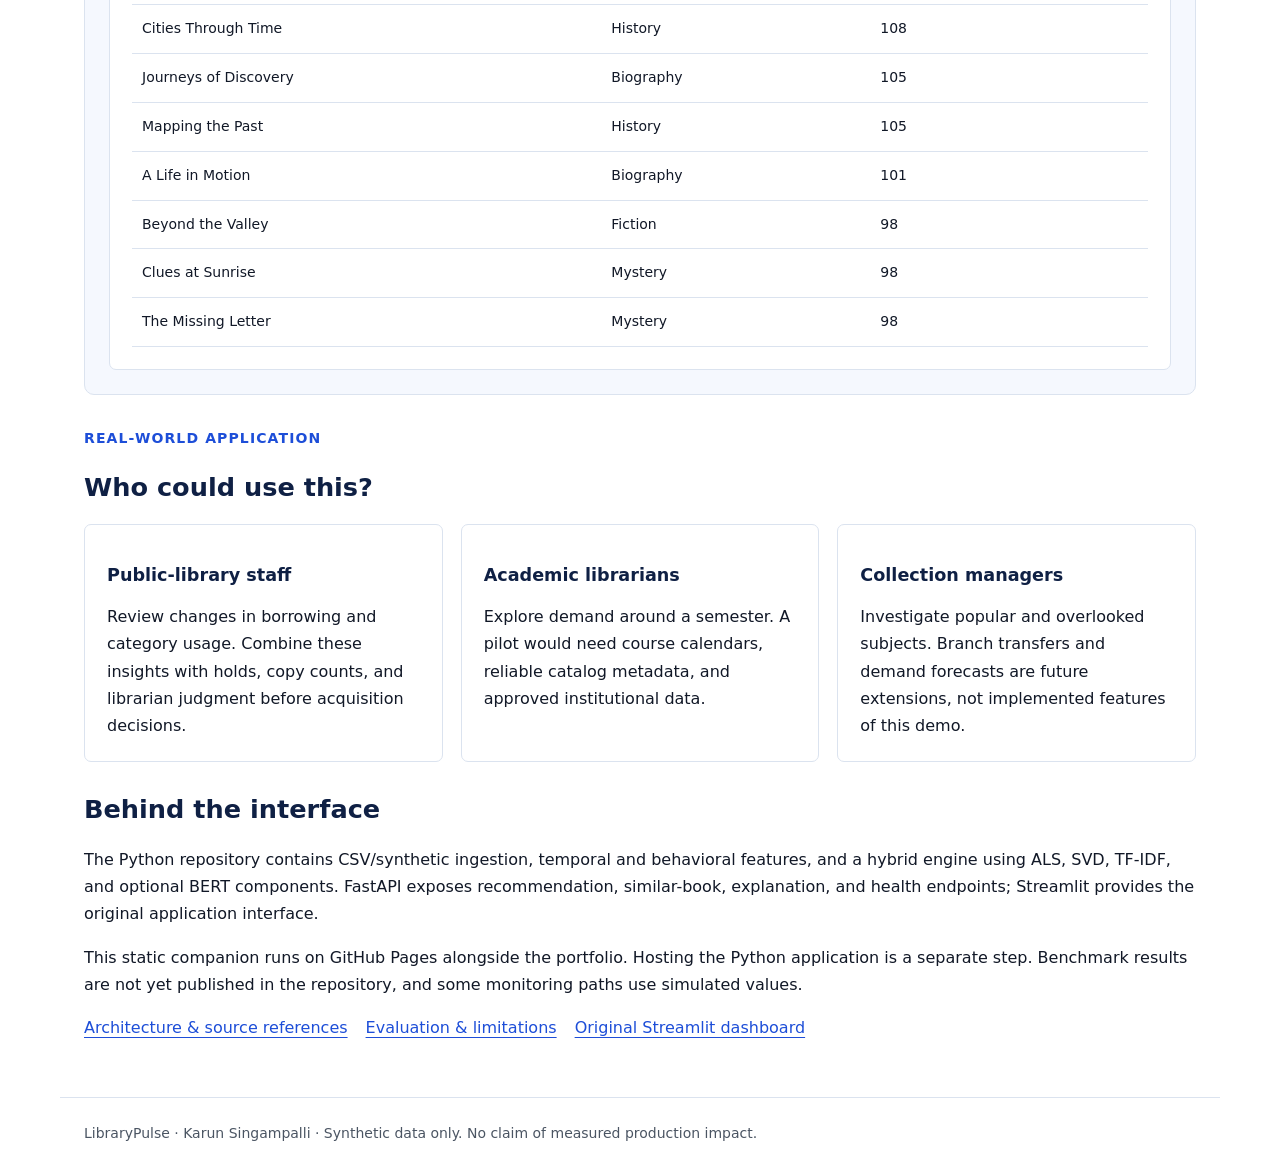
<file: projects/librarypulse/index.html>
<!DOCTYPE html>
<html lang="en">
<head><meta charset="utf-8"><meta name="viewport" content="width=device-width,initial-scale=1"><title>LibraryPulse · Karun Singampalli</title><meta name="description" content="Explore a synthetic-data library analytics dashboard, source-backed case study, and technical documentation by Karun Singampalli."><link rel="stylesheet" href="style.css"><script src="demo.js" defer></script></head>
<body>
<header><a href="../../index.html#library-project">Karun Singampalli / Portfolio</a><nav aria-label="Project navigation"><a href="#dashboard">Dashboard</a><a href="documents.html">Documents</a><a href="https://github.com/singamkarunn/smart-library-ml-platform">GitHub</a></nav></header>
<main>
<div class="intro"><div class="eyebrow">Data science · Library intelligence</div><h1>LibraryPulse</h1><p class="lead">Understand borrowing patterns. Explore collection usage. Make the next library decision with evidence.</p><p>A portfolio showcase for the Smart Library ML Platform: a Python project combining library-data ingestion, feature engineering, hybrid recommendations, and a Streamlit dashboard.</p><div class="actions"><a class="button" href="#dashboard">Explore analytics demo</a><a class="button secondary" href="documents.html">Read technical documents</a></div></div>
<p class="notice"><strong>Demo, not a production deployment.</strong> The interactive view below uses 1,200 deterministic, fictional borrowing records generated in your browser. It does not run the Python models or connect to a real library. No personal information, accounts, or API keys are needed.</p>
<section class="workspace" id="dashboard" aria-labelledby="dashboard-title">
<div class="eyebrow">Interactive demo · January–June 2024</div><h2 id="dashboard-title">Collection & circulation</h2><p>Choose a month and genre to compare usage. Every metric and chart follows the same filters.</p>
<noscript><p class="noscript">Enable JavaScript to use the interactive demo. The case study and documents remain readable without it.</p></noscript>
<div class="controls"><label>Month<select id="month"><option value="all">All six months</option><option value="2024-01">January 2024</option><option value="2024-02">February 2024</option><option value="2024-03">March 2024</option><option value="2024-04">April 2024</option><option value="2024-05">May 2024</option><option value="2024-06">June 2024</option></select></label><label>Genre<select id="genre"><option value="all">All genres</option></select></label><button class="secondary" id="reset" type="button">Reset filters</button><button id="export" type="button">Download filtered CSV</button></div>
<div class="metrics" aria-live="polite"><div class="card"><div id="checkouts" class="metric-value">—</div><div class="metric-label">Checkouts</div></div><div class="card"><div id="patrons" class="metric-value">—</div><div class="metric-label">Distinct borrowers</div></div><div class="card"><div id="titles" class="metric-value">—</div><div class="metric-label">Titles borrowed</div></div><div class="card"><div id="duration" class="metric-value">—</div><div class="metric-label">Mean loan days</div></div></div>
<p id="summary" class="status" role="status"></p>
<div class="grid"><div class="card"><h3>Monthly checkouts</h3><div id="monthly-bars" aria-label="Monthly checkout counts"></div></div><div class="card"><h3>Genre mix</h3><div id="genre-bars" aria-label="Checkout counts by genre"></div></div></div>
<div class="card"><h3>Most borrowed titles</h3><p class="muted">Popularity within your selected records—not personalized ML recommendations. Fictional titles; usage alone is not an acquisition recommendation.</p><div class="table-wrap"><table><caption>Top 8 titles by checkout count</caption><thead><tr><th scope="col">Title</th><th scope="col">Genre</th><th scope="col">Checkouts</th></tr></thead><tbody id="books"></tbody></table></div></div>
</section>
<section><div class="eyebrow">Real-world application</div><h2>Who could use this?</h2><div class="grid three"><article class="card"><h3>Public-library staff</h3><p>Review changes in borrowing and category usage. Combine these insights with holds, copy counts, and librarian judgment before acquisition decisions.</p></article><article class="card"><h3>Academic librarians</h3><p>Explore demand around a semester. A pilot would need course calendars, reliable catalog metadata, and approved institutional data.</p></article><article class="card"><h3>Collection managers</h3><p>Investigate popular and overlooked subjects. Branch transfers and demand forecasts are future extensions, not implemented features of this demo.</p></article></div></section>
<section><h2>Behind the interface</h2><p>The Python repository contains CSV/synthetic ingestion, temporal and behavioral features, and a hybrid engine using ALS, SVD, TF-IDF, and optional BERT components. FastAPI exposes recommendation, similar-book, explanation, and health endpoints; Streamlit provides the original application interface.</p><p>This static companion runs on GitHub Pages alongside the portfolio. Hosting the Python application is a separate step. Benchmark results are not yet published in the repository, and some monitoring paths use simulated values.</p><div class="actions"><a href="documents.html#architecture">Architecture & source references</a><a href="documents.html#evaluation">Evaluation & limitations</a><a href="https://github.com/singamkarunn/smart-library-ml-platform/blob/main/dashboard/app.py">Original Streamlit dashboard</a></div></section>
</main><footer>LibraryPulse · Karun Singampalli · Synthetic data only. No claim of measured production impact.</footer>
</body></html>
</file>
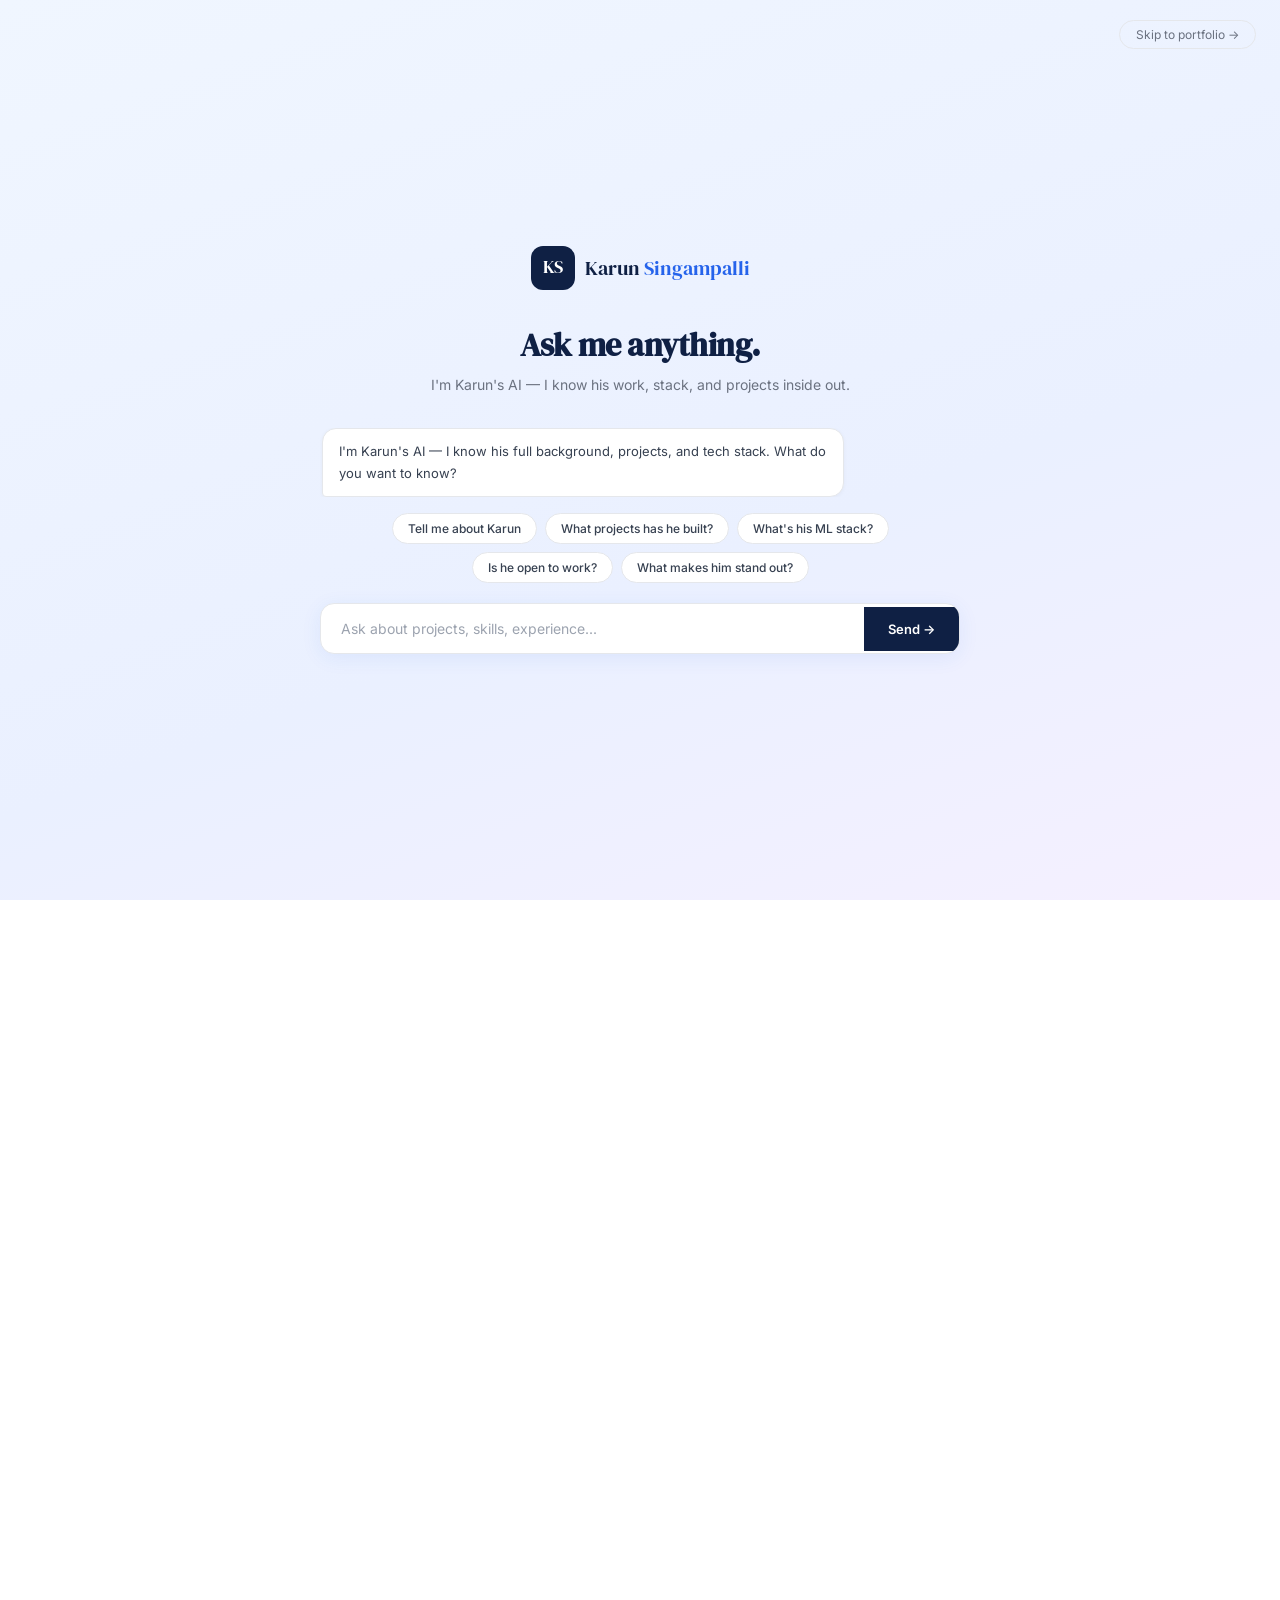
<file: index_final.html>
<!DOCTYPE html>
<html lang="en">
<head>
<meta charset="UTF-8">
<meta name="viewport" content="width=device-width, initial-scale=1.0">
<title>Karun Singampalli · Data Scientist & ML Engineer</title>
<link href="https://fonts.googleapis.com/css2?family=Inter:wght@300;400;500;600;700&family=DM+Serif+Display&display=swap" rel="stylesheet">
<style>
*,*::before,*::after{margin:0;padding:0;box-sizing:border-box}
:root{
  --navy:#0f2044;--navy2:#1a3260;--blue:#1d4ed8;--blue-mid:#2563eb;
  --blue-light:#eff6ff;--blue-pale:#f8faff;--text:#111827;--text2:#374151;
  --muted:#6b7280;--muted2:#9ca3af;--border:#e5e7eb;--border2:#f3f4f6;
  --surface:#f9fafb;--white:#ffffff;--green:#059669;--gold:#b45309;
}
html{scroll-behavior:smooth}
body{background:var(--white);color:var(--text);font-family:'Inter',sans-serif;font-size:15px;line-height:1.6;-webkit-font-smoothing:antialiased}

/* ═══════════════════════════════════════
   CHATBOT LANDING
═══════════════════════════════════════ */
#chatbot-screen{
  position:fixed;inset:0;z-index:1000;
  background:linear-gradient(160deg,#f0f6ff 0%,#eaf0ff 60%,#f5f0ff 100%);
  display:flex;flex-direction:column;align-items:center;justify-content:center;
  padding:24px;
  transition:opacity 0.5s ease,transform 0.5s ease;
}
#chatbot-screen.hidden{opacity:0;transform:translateY(-16px);pointer-events:none}

.chat-brand{
  display:flex;align-items:center;gap:10px;margin-bottom:36px;
}
.chat-brand-avatar{
  width:44px;height:44px;border-radius:12px;
  background:var(--navy);color:var(--white);
  display:flex;align-items:center;justify-content:center;
  font-family:'DM Serif Display',serif;font-size:18px;letter-spacing:-0.5px;
}
.chat-brand-name{font-family:'DM Serif Display',serif;font-size:20px;color:var(--navy)}
.chat-brand-name span{color:var(--blue-mid)}

.chat-greeting{
  font-family:'DM Serif Display',serif;
  font-size:32px;color:var(--navy);letter-spacing:-0.5px;
  text-align:center;margin-bottom:10px;line-height:1.2;
}
.chat-sub{font-size:14px;color:var(--muted);text-align:center;margin-bottom:32px}

/* Messages */
.chat-messages{
  width:100%;max-width:640px;max-height:260px;overflow-y:auto;
  display:flex;flex-direction:column;gap:10px;margin-bottom:16px;padding:0 2px;
}
.chat-messages:empty{display:none}
.msg{max-width:82%;padding:12px 16px;border-radius:14px;font-size:13px;line-height:1.65;animation:msgIn 0.2s ease}
@keyframes msgIn{from{opacity:0;transform:translateY(6px)}to{opacity:1;transform:translateY(0)}}
.msg-bot{background:var(--white);border:1px solid var(--border);color:var(--text2);align-self:flex-start;border-bottom-left-radius:4px;box-shadow:0 1px 4px rgba(0,0,0,0.04)}
.msg-user{background:var(--navy);color:var(--white);align-self:flex-end;border-bottom-right-radius:4px}
.msg-typing{background:var(--white);border:1px solid var(--border);align-self:flex-start;padding:14px 18px;border-bottom-left-radius:4px}
.typing-dots{display:flex;gap:4px;align-items:center}
.typing-dots span{width:6px;height:6px;border-radius:50%;background:var(--muted2);animation:dot 1.2s infinite}
.typing-dots span:nth-child(2){animation-delay:0.2s}
.typing-dots span:nth-child(3){animation-delay:0.4s}
@keyframes dot{0%,80%,100%{transform:scale(0.7);opacity:0.4}40%{transform:scale(1);opacity:1}}

/* Search bar */
.chat-input-wrap{
  width:100%;max-width:640px;position:relative;
}
.chat-bar{
  width:100%;display:flex;align-items:center;gap:0;
  background:var(--white);border:1.5px solid var(--border);border-radius:14px;
  box-shadow:0 4px 20px rgba(37,99,235,0.08);
  overflow:hidden;transition:border-color 0.2s,box-shadow 0.2s;
}
.chat-bar:focus-within{border-color:var(--blue-mid);box-shadow:0 4px 28px rgba(37,99,235,0.14)}
.chat-bar input{
  flex:1;border:none;outline:none;padding:16px 20px;
  font-size:14px;font-family:'Inter',sans-serif;color:var(--text);background:transparent;
}
.chat-bar input::placeholder{color:var(--muted2)}
.chat-cursor{
  display:inline-block;width:2px;height:18px;background:var(--blue-mid);
  border-radius:1px;animation:blink 1s infinite;margin-left:1px;vertical-align:middle;
  position:absolute;pointer-events:none;opacity:0;
}
.chat-bar:focus-within .chat-cursor{opacity:0}
.chat-send{
  background:var(--navy);color:var(--white);border:none;
  padding:14px 24px;font-size:13px;font-weight:600;cursor:pointer;
  font-family:'Inter',sans-serif;transition:background 0.15s;white-space:nowrap;
}
.chat-send:hover{background:var(--navy2)}
@keyframes blink{0%,100%{opacity:1}50%{opacity:0}}

/* Chips */
.chat-chips{display:flex;flex-wrap:wrap;gap:8px;justify-content:center;margin-bottom:20px;max-width:640px}
.chip{
  background:var(--white);border:1.5px solid var(--border);color:var(--text2);
  font-size:12px;font-weight:500;padding:7px 15px;border-radius:20px;cursor:pointer;
  transition:all 0.15s;font-family:'Inter',sans-serif;
}
.chip:hover{border-color:var(--blue-mid);color:var(--blue-mid);background:var(--blue-light)}

/* Skip */
.skip-btn{
  position:absolute;top:20px;right:24px;
  background:transparent;border:1px solid var(--border);color:var(--muted);
  font-size:12px;padding:6px 16px;border-radius:20px;cursor:pointer;
  transition:all 0.15s;font-family:'Inter',sans-serif;
}
.skip-btn:hover{border-color:var(--navy);color:var(--navy)}

/* Animated placeholder cycling */
#chat-input-field{caret-color:var(--blue-mid)}

/* ═══════════════════════════════════════
   PORTFOLIO
═══════════════════════════════════════ */
#portfolio{opacity:0;transition:opacity 0.5s ease;pointer-events:none}
#portfolio.visible{opacity:1;pointer-events:all}

/* NAV */
nav{
  position:sticky;top:0;z-index:100;
  background:rgba(255,255,255,0.97);backdrop-filter:blur(8px);
  border-bottom:1px solid var(--border);
  display:flex;justify-content:space-between;align-items:center;
  padding:0 48px;height:60px;
}
.nav-logo{font-family:'DM Serif Display',serif;font-size:18px;color:var(--navy);text-decoration:none}
.nav-logo span{color:var(--blue-mid)}
.nav-links{display:flex;gap:28px;list-style:none}
.nav-links a{font-size:13px;font-weight:500;color:var(--muted);text-decoration:none;transition:color 0.15s}
.nav-links a:hover,.nav-links a.active{color:var(--navy)}
.nav-cta{background:var(--navy)!important;color:var(--white)!important;padding:8px 18px;border-radius:5px;font-size:12px!important;font-weight:600!important;letter-spacing:0.03em}
.nav-cta:hover{background:var(--navy2)!important}

/* HERO */
.hero{display:grid;grid-template-columns:1fr 320px;gap:48px;padding:64px 48px;max-width:1200px;margin:0 auto}
.hero-eyebrow{display:inline-flex;align-items:center;gap:8px;font-size:11px;font-weight:700;color:var(--blue-mid);text-transform:uppercase;letter-spacing:0.14em;margin-bottom:16px}
.hero-eyebrow::before{content:'';display:inline-block;width:20px;height:2px;background:var(--blue-mid);border-radius:2px}
.hero-name{font-family:'DM Serif Display',serif;font-size:46px;color:var(--navy);letter-spacing:-1.5px;line-height:1.1;margin-bottom:12px}
.hero-name em{font-style:normal;color:var(--blue-mid)}
.hero-title{font-size:13px;color:var(--muted);margin-bottom:20px;letter-spacing:0.01em}
.hero-divider{width:36px;height:3px;background:var(--blue-mid);border-radius:2px;margin-bottom:20px}
.hero-desc{font-size:14px;color:var(--text2);line-height:1.8;margin-bottom:28px;max-width:480px}
.hero-btns{display:flex;gap:12px;flex-wrap:wrap}
.btn-primary{background:var(--navy);color:var(--white);padding:11px 26px;border-radius:5px;font-weight:600;font-size:13px;text-decoration:none;transition:background 0.15s}
.btn-primary:hover{background:var(--navy2)}
.btn-secondary{background:var(--white);border:1.5px solid var(--navy);color:var(--navy);padding:11px 26px;border-radius:5px;font-size:13px;font-weight:600;text-decoration:none;transition:background 0.15s}
.btn-secondary:hover{background:var(--blue-light)}
.hero-card{background:var(--navy);border-radius:10px;padding:28px;align-self:start}
.hero-card-label{font-size:10px;font-weight:700;text-transform:uppercase;letter-spacing:0.14em;color:rgba(255,255,255,0.4);margin-bottom:20px}
.metric{padding-bottom:18px;margin-bottom:18px;border-bottom:1px solid rgba(255,255,255,0.08)}
.metric:last-child{padding-bottom:0;margin-bottom:0;border-bottom:none}
.metric-val{font-family:'DM Serif Display',serif;font-size:28px;color:var(--white);letter-spacing:-0.5px}
.metric-desc{font-size:12px;color:rgba(255,255,255,0.5);margin-top:3px;line-height:1.5}
.metric-tag{display:inline-block;margin-top:5px;background:rgba(255,255,255,0.08);color:rgba(255,255,255,0.4);font-size:10px;padding:2px 8px;border-radius:3px}

/* SECTIONS */
.section{padding:60px 48px;border-bottom:1px solid var(--border);max-width:1200px;margin:0 auto}
.section-eyebrow{display:inline-flex;align-items:center;gap:8px;font-size:11px;font-weight:700;color:var(--blue-mid);text-transform:uppercase;letter-spacing:0.14em;margin-bottom:8px}
.section-eyebrow::before{content:'';display:inline-block;width:16px;height:2px;background:var(--blue-mid);border-radius:2px}
.section-title{font-family:'DM Serif Display',serif;font-size:26px;color:var(--navy);letter-spacing:-0.3px;margin-bottom:4px}
.section-sub{font-size:13px;color:var(--muted);margin-bottom:36px}

/* EXPERTISE */
.expertise-grid{display:grid;grid-template-columns:repeat(3,1fr);gap:1px;background:var(--border);border:1px solid var(--border);border-radius:8px;overflow:hidden}
.exp-card{background:var(--white);padding:24px 20px;transition:background 0.15s}
.exp-card:hover{background:var(--blue-pale)}
.exp-num{font-family:'DM Serif Display',serif;font-size:13px;color:#d1d5db;margin-bottom:10px}
.exp-title{font-size:13px;font-weight:700;color:var(--navy);margin-bottom:8px}
.exp-body{font-size:12px;color:var(--muted);line-height:1.65;margin-bottom:12px}
.exp-tags{display:flex;flex-wrap:wrap;gap:4px}
.exp-tag{background:var(--surface);border:1px solid var(--border);color:var(--text2);font-size:10px;font-weight:500;padding:2px 8px;border-radius:3px}

/* ═══════════════════════════════════════
   PROJECT SLIDE CARDS — clean arrows
═══════════════════════════════════════ */
.project-block{margin-bottom:44px}
.project-block:last-child{margin-bottom:0}

.proj-meta{display:flex;justify-content:space-between;align-items:flex-start;margin-bottom:16px;gap:16px}
.proj-meta-left{}
.proj-badge{display:inline-block;font-size:10px;font-weight:700;padding:3px 9px;border-radius:3px;text-transform:uppercase;letter-spacing:0.05em;margin-bottom:6px}
.badge-a{background:#ede9fe;color:#5b21b6}
.badge-r{background:#dbeafe;color:#1e40af}
.badge-rt{background:#d1fae5;color:#065f46}
.badge-ml{background:#fef3c7;color:#92400e}
.proj-name{font-size:16px;font-weight:700;color:var(--navy);margin-bottom:4px}
.proj-desc{font-size:13px;color:var(--muted);max-width:520px;line-height:1.6}
.proj-actions{display:flex;gap:8px;align-items:center;flex-shrink:0}
.action-btn{font-size:11px;font-weight:600;padding:7px 14px;border-radius:4px;text-decoration:none;cursor:pointer;border:none;font-family:'Inter',sans-serif;transition:all 0.15s;display:inline-flex;align-items:center;gap:5px;white-space:nowrap}
.btn-gh{background:var(--navy);color:var(--white)}
.btn-gh:hover{background:var(--navy2)}
.btn-ai{background:var(--blue-mid);color:var(--white)}
.btn-ai:hover{background:var(--blue)}
.btn-pdf{background:var(--white);border:1px solid var(--border);color:var(--text2)}
.btn-pdf:hover{border-color:var(--navy);color:var(--navy)}

/* Slide viewer */
.slide-viewer{
  border:1px solid var(--border);border-radius:10px;overflow:hidden;
  background:var(--surface);position:relative;
}
.slide-track{
  display:flex;transition:transform 0.35s cubic-bezier(0.4,0,0.2,1);
}
.slide-page{
  min-width:100%;display:flex;flex-direction:column;
  align-items:center;justify-content:center;
  padding:32px;min-height:200px;background:var(--white);
}
.slide-placeholder{
  width:100%;max-width:520px;aspect-ratio:16/9;
  background:var(--blue-pale);border:1.5px dashed var(--border);
  border-radius:8px;display:flex;flex-direction:column;
  align-items:center;justify-content:center;gap:10px;
}
.slide-placeholder-icon{font-size:32px;opacity:0.4}
.slide-placeholder-text{font-size:13px;color:var(--muted2);font-weight:500}
.slide-placeholder-hint{font-size:11px;color:var(--muted2)}

/* Arrow controls */
.slide-controls{
  display:flex;align-items:center;justify-content:space-between;
  padding:12px 16px;border-top:1px solid var(--border);background:var(--white);
}
.slide-arrow{
  width:32px;height:32px;border-radius:6px;border:1px solid var(--border);
  background:var(--white);color:var(--text2);font-size:14px;
  display:flex;align-items:center;justify-content:center;cursor:pointer;
  transition:all 0.15s;font-family:'Inter',sans-serif;
}
.slide-arrow:hover{border-color:var(--navy);color:var(--navy);background:var(--blue-light)}
.slide-arrow:disabled{opacity:0.3;cursor:default;pointer-events:none}
.slide-counter{font-size:12px;color:var(--muted);font-weight:500}
.slide-dots-row{display:flex;gap:6px;align-items:center}
.sdot{width:6px;height:6px;border-radius:50%;background:var(--border);cursor:pointer;transition:background 0.2s}
.sdot.active{background:var(--blue-mid);width:18px;border-radius:3px}

/* CONSTRUCTION */
.construction-grid{display:grid;grid-template-columns:repeat(auto-fit,minmax(280px,1fr));gap:16px}
.construction-card{
  border:2px dashed #d1d5db;border-radius:10px;
  background:var(--surface);padding:24px;
  display:flex;flex-direction:column;gap:14px;
}
.constr-top{display:flex;align-items:center;gap:12px}
.constr-icon{width:40px;height:40px;border-radius:8px;background:#fef3c7;border:1px solid #fde68a;display:flex;align-items:center;justify-content:center;font-size:20px;flex-shrink:0}
.constr-title{font-size:14px;font-weight:700;color:var(--navy)}
.constr-status{font-size:10px;font-weight:700;color:#92400e;text-transform:uppercase;letter-spacing:0.08em;margin-top:2px}
.constr-desc{font-size:13px;color:var(--muted);line-height:1.65}
.constr-progress{background:var(--border2);border-radius:4px;height:4px;overflow:hidden}
.constr-bar{height:100%;border-radius:4px;background:linear-gradient(90deg,var(--blue-mid),#7c3aed);animation:shimmer 2s infinite}
@keyframes shimmer{0%{opacity:0.7}50%{opacity:1}100%{opacity:0.7}}
.constr-tags{display:flex;flex-wrap:wrap;gap:4px}
.constr-tag{background:var(--white);border:1px solid var(--border);color:var(--text2);font-size:10px;font-weight:500;padding:2px 8px;border-radius:3px}

/* TIMELINE */
.timeline{display:flex;flex-direction:column}
.tl-item{display:grid;grid-template-columns:148px 1px 1fr;gap:0 24px}
.tl-date{text-align:right;padding-top:2px;padding-bottom:28px}
.tl-date-main{font-size:12px;font-weight:700;color:var(--navy)}
.tl-date-range{font-size:11px;color:var(--muted);margin-top:2px;line-height:1.4}
.tl-track{display:flex;flex-direction:column;align-items:center}
.tl-dot{width:10px;height:10px;border-radius:50%;background:var(--blue-mid);border:2px solid var(--white);box-shadow:0 0 0 2px var(--blue-mid);flex-shrink:0;margin-top:4px;z-index:1}
.tl-line{flex:1;width:1px;background:var(--border);margin-top:4px}
.tl-item:last-child .tl-line{display:none}
.tl-content{padding:0 0 28px}
.tl-role{font-size:13px;font-weight:700;color:var(--navy)}
.tl-company{font-size:12px;color:var(--blue-mid);font-weight:600;margin:3px 0 8px}
.tl-bullets{list-style:none}
.tl-bullets li{font-size:12px;color:var(--muted);padding-left:14px;position:relative;margin-bottom:4px;line-height:1.6}
.tl-bullets li::before{content:'—';position:absolute;left:0;color:var(--border);font-size:10px;top:3px}
.edu-grid{display:grid;grid-template-columns:1fr 1fr;gap:14px;margin-top:36px;padding-top:36px;border-top:1px solid var(--border)}
.edu-card{border:1px solid var(--border);border-radius:6px;padding:20px}
.edu-degree{font-size:13px;font-weight:700;color:var(--navy);margin-bottom:4px}
.edu-school{font-size:12px;color:var(--blue-mid);font-weight:600;margin-bottom:3px}
.edu-detail{font-size:11px;color:var(--muted)}

/* CONTACT */
.contact-wrap{display:grid;grid-template-columns:1fr 1fr;gap:40px;align-items:start}
.contact-intro{font-size:14px;color:var(--text2);line-height:1.8;margin-bottom:24px}
.avail-pill{display:inline-flex;align-items:center;gap:8px;background:#f0fdf4;border:1px solid #bbf7d0;color:var(--green);font-size:12px;font-weight:600;padding:8px 16px;border-radius:5px}
.avail-dot{width:7px;height:7px;border-radius:50%;background:var(--green);animation:pulse 2s infinite}
@keyframes pulse{0%,100%{opacity:1}50%{opacity:0.4}}
.contact-items{display:flex;flex-direction:column;gap:10px}
.contact-item{display:flex;align-items:center;gap:14px;padding:14px 16px;border:1px solid var(--border);border-radius:6px;text-decoration:none;transition:all 0.15s}
.contact-item:hover{border-color:var(--blue-mid);background:var(--blue-light)}
.contact-icon{width:34px;height:34px;border-radius:6px;background:var(--blue-light);display:flex;align-items:center;justify-content:center;font-size:15px;flex-shrink:0}
.contact-label{font-size:10px;font-weight:700;color:var(--muted);text-transform:uppercase;letter-spacing:0.08em;margin-bottom:2px}
.contact-val{font-size:12px;font-weight:600;color:var(--navy)}

/* FOOTER */
footer{background:var(--navy);padding:22px 48px;display:flex;justify-content:space-between;align-items:center}
.footer-name{font-family:'DM Serif Display',serif;font-size:15px;color:rgba(255,255,255,0.6)}
.footer-links{display:flex;gap:20px}
.footer-links a{font-size:12px;color:rgba(255,255,255,0.4);text-decoration:none;transition:color 0.15s}
.footer-links a:hover{color:rgba(255,255,255,0.8)}
.footer-copy{font-size:12px;color:rgba(255,255,255,0.3)}

/* AI INSIGHTS MODAL */
.modal-overlay{position:fixed;inset:0;background:rgba(0,0,0,0.45);z-index:500;display:flex;align-items:center;justify-content:center;opacity:0;pointer-events:none;transition:opacity 0.2s}
.modal-overlay.open{opacity:1;pointer-events:all}
.modal{background:var(--white);border-radius:12px;width:580px;max-width:95vw;max-height:80vh;display:flex;flex-direction:column;overflow:hidden;transform:translateY(16px);transition:transform 0.2s;box-shadow:0 20px 60px rgba(0,0,0,0.15)}
.modal-overlay.open .modal{transform:translateY(0)}
.modal-header{padding:18px 22px;border-bottom:1px solid var(--border);display:flex;justify-content:space-between;align-items:center}
.modal-header h3{font-size:14px;font-weight:700;color:var(--navy)}
.modal-close{background:none;border:none;font-size:20px;color:var(--muted);cursor:pointer;padding:2px 6px;line-height:1}
.modal-body{padding:22px;overflow-y:auto;flex:1;font-size:13px;color:var(--text2);line-height:1.8}
.modal-loading{display:flex;align-items:center;gap:10px;color:var(--muted)}

@media(max-width:900px){
  nav{padding:0 20px}.nav-links{display:none}
  .hero{grid-template-columns:1fr;padding:36px 20px}
  .section{padding:40px 20px}
  .expertise-grid{grid-template-columns:1fr 1fr}
  .proj-meta{flex-direction:column}
  .proj-actions{flex-wrap:wrap}
  .contact-wrap,.edu-grid{grid-template-columns:1fr}
  footer{padding:20px;flex-direction:column;gap:10px;text-align:center}
}
@media(max-width:600px){.expertise-grid{grid-template-columns:1fr}}
</style>
</head>
<body>

<!-- ═══════════════════════════════════════
     CHATBOT LANDING
═══════════════════════════════════════ -->
<div id="chatbot-screen">
  <button class="skip-btn" onclick="skipToPortfolio()">Skip to portfolio →</button>

  <div class="chat-brand">
    <div class="chat-brand-avatar">KS</div>
    <div class="chat-brand-name">Karun <span>Singampalli</span></div>
  </div>

  <h1 class="chat-greeting">Ask me anything.</h1>
  <p class="chat-sub">I'm Karun's AI — I know his work, stack, and projects inside out.</p>

  <div class="chat-messages" id="chat-messages"></div>

  <div class="chat-chips" id="chat-chips">
    <button class="chip" onclick="sendChip(this)">Tell me about Karun</button>
    <button class="chip" onclick="sendChip(this)">What projects has he built?</button>
    <button class="chip" onclick="sendChip(this)">What's his ML stack?</button>
    <button class="chip" onclick="sendChip(this)">Is he open to work?</button>
    <button class="chip" onclick="sendChip(this)">What makes him stand out?</button>
  </div>

  <div class="chat-input-wrap">
    <div class="chat-bar">
      <input type="text" id="chat-input-field" placeholder="Ask about projects, skills, experience..." onkeydown="if(event.key==='Enter')sendMessage()"/>
      <button class="chat-send" onclick="sendMessage()">Send →</button>
    </div>
  </div>
</div>

<!-- ═══════════════════════════════════════
     PORTFOLIO
═══════════════════════════════════════ -->
<div id="portfolio">

<nav>
  <a href="#" class="nav-logo">Karun <span>Singampalli</span></a>
  <ul class="nav-links">
    <li><a href="#expertise">Expertise</a></li>
    <li><a href="#projects">Projects</a></li>
    <li><a href="#experience">Experience</a></li>
    <li><a href="#contact" class="nav-cta">Contact</a></li>
  </ul>
</nav>

<!-- HERO -->
<div style="border-bottom:1px solid var(--border)">
<section class="hero">
  <div>
    <div class="hero-eyebrow">Data Scientist & ML Engineer</div>
    <h1 class="hero-name">Venkatakarun<br><em>Singampalli</em></h1>

    <p class="hero-title">Senior Data Scientist &nbsp;·&nbsp; Production ML &nbsp;·&nbsp; Agentic AI &nbsp;·&nbsp; LLM Systems &nbsp;·&nbsp; MLOps</p>
    <div class="hero-divider"></div>
    <p class="hero-desc">Senior Data Scientist and ML Engineer with 4+ years of experience designing and shipping production ML systems — from hybrid recommendation engines and LLM-powered analytics pipelines to real-time fraud detection with automated drift monitoring. Based in Dallas, Texas.</p>
    <div class="hero-btns">
      <a href="#projects" class="btn-primary">View Projects</a>
      <a href="#contact" class="btn-secondary">Get in Touch</a>
    </div>
  </div>
  <div class="hero-card">
    <div class="hero-card-label">Impact at a Glance</div>
    <div class="metric"><div class="metric-val">60 hrs</div><div class="metric-desc">Weekly analyst hours eliminated via LLM pipeline</div><div class="metric-tag">Banking · Symplore</div></div>
    <div class="metric"><div class="metric-val">26</div><div class="metric-desc">RAG analytical workflows automated</div><div class="metric-tag">GPT-4 · LangChain</div></div>
    <div class="metric"><div class="metric-val">20%</div><div class="metric-desc">Accuracy gain over predecessor models</div><div class="metric-tag">Fraud Detection</div></div>
    <div class="metric"><div class="metric-val">250+</div><div class="metric-desc">Daily dashboard views</div><div class="metric-tag">Power BI · Tableau</div></div>
  </div>
</section>
</div>

<!-- EXPERTISE -->
<div style="border-bottom:1px solid var(--border)">
<section class="section" id="expertise">
  <div class="section-eyebrow">Core Expertise</div>
  <h2 class="section-title">What I Build</h2>
  <p class="section-sub">Six capability areas — each backed by production deployments</p>
  <div class="expertise-grid">
    <div class="exp-card"><div class="exp-num">01</div><div class="exp-title">Agentic AI Systems</div><p class="exp-body">Multi-agent orchestration using LangGraph StateGraph — routing, retrieval, reasoning, and explainability agents in coordinated sequence.</p><div class="exp-tags"><span class="exp-tag">LangGraph</span><span class="exp-tag">LangChain</span><span class="exp-tag">ChromaDB</span></div></div>
    <div class="exp-card"><div class="exp-num">02</div><div class="exp-title">LLM & RAG Pipelines</div><p class="exp-body">Production RAG with hybrid retrieval, RAGAS hallucination evaluation, and prompt engineering for banking-scale accuracy.</p><div class="exp-tags"><span class="exp-tag">GPT-4</span><span class="exp-tag">RAG</span><span class="exp-tag">RAGAS</span></div></div>
    <div class="exp-card"><div class="exp-num">03</div><div class="exp-title">Recommender Systems</div><p class="exp-body">Hybrid engines combining collaborative filtering (ALS, SVD, LightFM) with BERT content-based models and business rule layers.</p><div class="exp-tags"><span class="exp-tag">ALS</span><span class="exp-tag">LightFM</span><span class="exp-tag">BERT</span></div></div>
    <div class="exp-card"><div class="exp-num">04</div><div class="exp-title">Real-Time ML Pipelines</div><p class="exp-body">Streaming inference with Kafka ingestion, sub-second scoring, and Prometheus/Grafana drift monitoring before accuracy degrades.</p><div class="exp-tags"><span class="exp-tag">Kafka</span><span class="exp-tag">XGBoost</span><span class="exp-tag">Prometheus</span></div></div>
    <div class="exp-card"><div class="exp-num">05</div><div class="exp-title">MLOps & Deployment</div><p class="exp-body">Airflow DAGs, Docker containerization, REST API serving, MLflow versioning, and automated retraining at drift thresholds.</p><div class="exp-tags"><span class="exp-tag">Airflow</span><span class="exp-tag">Docker</span><span class="exp-tag">MLflow</span></div></div>
    <div class="exp-card"><div class="exp-num">06</div><div class="exp-title">NLP & Text Analytics</div><p class="exp-body">Classification at 89% accuracy — TF-IDF, LSTM, BERT — deployed on 200K+ records with k-fold validation and SHAP explainability.</p><div class="exp-tags"><span class="exp-tag">LSTM</span><span class="exp-tag">SHAP</span><span class="exp-tag">LIME</span></div></div>
  </div>
</section>
</div>

<!-- COMPLETED PROJECTS -->
<div style="border-bottom:1px solid var(--border)">
<section class="section" id="projects">
  <div class="section-eyebrow">Completed Projects</div>
  <h2 class="section-title">Featured Work</h2>
  <p class="section-sub">Use the arrows to flip through project slides — GitHub, AI insights, and PDF for each</p>

  <!-- PROJECT 1 -->
  <div class="project-block">
    <div class="proj-meta">
      <div class="proj-meta-left">
        <div class="proj-badge badge-a">Agentic AI</div>
        <div class="proj-name">Agentic Patron Intelligence System</div>
        <p class="proj-desc">Multi-agent LangGraph system — Retrieval, Analytics, Recommendation, and Explainer agents over ChromaDB.</p>
      </div>
      <div class="proj-actions">
        <a href="https://github.com/singamkarunn/agentic-patron-intelligence" target="_blank" class="action-btn btn-gh">⌥ GitHub</a>
        <button class="action-btn btn-ai" onclick="openInsights('Agentic Patron Intelligence System','Multi-agent LangGraph system combining ChromaDB retrieval, patron analytics, hybrid ML recommendations (ALS + BERT + rules), and SHAP explainability agents. Built with LangGraph StateGraph, FastAPI, Docker, and Streamlit. Deployed on Hugging Face Spaces.')">✦ AI Insights</button>
        <button class="action-btn btn-pdf" onclick="downloadPDF('agentic-patron-intelligence')">↓ PDF</button>
      </div>
    </div>
    <div class="slide-viewer">
      <div class="slide-track" id="track-p1">
        <div class="slide-page"><div class="slide-placeholder"><div class="slide-placeholder-icon">🤖</div><div class="slide-placeholder-text">Slide 1 — Project Overview</div><div class="slide-placeholder-hint">Replace with your PPT screenshot</div></div></div>
        <div class="slide-page"><div class="slide-placeholder"><div class="slide-placeholder-icon">🏗️</div><div class="slide-placeholder-text">Slide 2 — Architecture</div></div></div>
        <div class="slide-page"><div class="slide-placeholder"><div class="slide-placeholder-icon">🔍</div><div class="slide-placeholder-text">Slide 3 — Retrieval Agent</div></div></div>
        <div class="slide-page"><div class="slide-placeholder"><div class="slide-placeholder-icon">📊</div><div class="slide-placeholder-text">Slide 4 — Analytics Agent</div></div></div>
        <div class="slide-page"><div class="slide-placeholder"><div class="slide-placeholder-icon">🎯</div><div class="slide-placeholder-text">Slide 5 — Recommendation Engine</div></div></div>
        <div class="slide-page"><div class="slide-placeholder"><div class="slide-placeholder-icon">💡</div><div class="slide-placeholder-text">Slide 6 — SHAP Explainability</div></div></div>
        <div class="slide-page"><div class="slide-placeholder"><div class="slide-placeholder-icon">🐳</div><div class="slide-placeholder-text">Slide 7 — Docker Deployment</div></div></div>
        <div class="slide-page"><div class="slide-placeholder"><div class="slide-placeholder-icon">📈</div><div class="slide-placeholder-text">Slide 8 — Results & Metrics</div></div></div>
        <div class="slide-page"><div class="slide-placeholder"><div class="slide-placeholder-icon">🧪</div><div class="slide-placeholder-text">Slide 9 — Evaluation</div></div></div>
        <div class="slide-page"><div class="slide-placeholder"><div class="slide-placeholder-icon">🚀</div><div class="slide-placeholder-text">Slide 10 — Live Demo</div></div></div>
      </div>
      <div class="slide-controls">
        <button class="slide-arrow" id="prev-p1" onclick="prevSlide('p1')" disabled>←</button>
        <div style="display:flex;flex-direction:column;align-items:center;gap:8px">
          <span class="slide-counter" id="counter-p1">1 / 10</span>
          <div class="slide-dots-row" id="dots-p1"></div>
        </div>
        <button class="slide-arrow" id="next-p1" onclick="nextSlide('p1')">→</button>
      </div>
    </div>
  </div>

  <!-- PROJECT 2 -->
  <div class="project-block">
    <div class="proj-meta">
      <div class="proj-meta-left">
        <div class="proj-badge badge-r">RAG + Evaluation</div>
        <div class="proj-name">Production RAG System</div>
        <p class="proj-desc">Hybrid retrieval (ChromaDB + BM25), RAGAS evaluation framework, hallucination rate monitoring across a 50-query test set.</p>
      </div>
      <div class="proj-actions">
        <a href="https://github.com/singamkarunn/production-rag-system" target="_blank" class="action-btn btn-gh">⌥ GitHub</a>
        <button class="action-btn btn-ai" onclick="openInsights('Production RAG System','RAG pipeline with hybrid retrieval combining ChromaDB dense search and BM25 keyword reranking. RAGAS evaluation framework measures faithfulness, hallucination rate, and context recall across a 50-question synthetic test set. Deployed via FastAPI and Docker on Render.')">✦ AI Insights</button>
        <button class="action-btn btn-pdf" onclick="downloadPDF('production-rag-system')">↓ PDF</button>
      </div>
    </div>
    <div class="slide-viewer">
      <div class="slide-track" id="track-p2">
        <div class="slide-page"><div class="slide-placeholder"><div class="slide-placeholder-icon">🔍</div><div class="slide-placeholder-text">Slide 1 — RAG Overview</div><div class="slide-placeholder-hint">Replace with your PPT screenshot</div></div></div>
        <div class="slide-page"><div class="slide-placeholder"><div class="slide-placeholder-icon">📄</div><div class="slide-placeholder-text">Slide 2 — Chunking Strategy</div></div></div>
        <div class="slide-page"><div class="slide-placeholder"><div class="slide-placeholder-icon">🧮</div><div class="slide-placeholder-text">Slide 3 — Embeddings</div></div></div>
        <div class="slide-page"><div class="slide-placeholder"><div class="slide-placeholder-icon">🗄️</div><div class="slide-placeholder-text">Slide 4 — ChromaDB Store</div></div></div>
        <div class="slide-page"><div class="slide-placeholder"><div class="slide-placeholder-icon">⚖️</div><div class="slide-placeholder-text">Slide 5 — Hybrid Retrieval</div></div></div>
        <div class="slide-page"><div class="slide-placeholder"><div class="slide-placeholder-icon">🤖</div><div class="slide-placeholder-text">Slide 6 — Generation</div></div></div>
        <div class="slide-page"><div class="slide-placeholder"><div class="slide-placeholder-icon">📏</div><div class="slide-placeholder-text">Slide 7 — RAGAS Evaluation</div></div></div>
        <div class="slide-page"><div class="slide-placeholder"><div class="slide-placeholder-icon">📊</div><div class="slide-placeholder-text">Slide 8 — Results</div></div></div>
        <div class="slide-page"><div class="slide-placeholder"><div class="slide-placeholder-icon">🐳</div><div class="slide-placeholder-text">Slide 9 — Deployment</div></div></div>
        <div class="slide-page"><div class="slide-placeholder"><div class="slide-placeholder-icon">🚀</div><div class="slide-placeholder-text">Slide 10 — Live Demo</div></div></div>
      </div>
      <div class="slide-controls">
        <button class="slide-arrow" id="prev-p2" onclick="prevSlide('p2')" disabled>←</button>
        <div style="display:flex;flex-direction:column;align-items:center;gap:8px">
          <span class="slide-counter" id="counter-p2">1 / 10</span>
          <div class="slide-dots-row" id="dots-p2"></div>
        </div>
        <button class="slide-arrow" id="next-p2" onclick="nextSlide('p2')">→</button>
      </div>
    </div>
  </div>

  <!-- PROJECT 3 -->
  <div class="project-block">
    <div class="proj-meta">
      <div class="proj-meta-left">
        <div class="proj-badge badge-rt">Real-Time ML</div>
        <div class="proj-name">Real-Time Fraud Detection Pipeline</div>
        <p class="proj-desc">Kafka ingestion, XGBoost + Isolation Forest ensemble scoring, Prometheus drift monitoring. One-command Docker Compose startup.</p>
      </div>
      <div class="proj-actions">
        <a href="https://github.com/singamkarunn/realtime-fraud-detection" target="_blank" class="action-btn btn-gh">⌥ GitHub</a>
        <button class="action-btn btn-ai" onclick="openInsights('Real-Time Fraud Detection Pipeline','Streaming ML pipeline with Kafka ingestion, XGBoost and Isolation Forest ensemble scoring, Prometheus PSI drift monitoring, Grafana dashboards, PostgreSQL storage, and one-command Docker Compose deployment.')">✦ AI Insights</button>
        <button class="action-btn btn-pdf" onclick="downloadPDF('realtime-fraud-detection')">↓ PDF</button>
      </div>
    </div>
    <div class="slide-viewer">
      <div class="slide-track" id="track-p3">
        <div class="slide-page"><div class="slide-placeholder"><div class="slide-placeholder-icon">⚡</div><div class="slide-placeholder-text">Slide 1 — Pipeline Overview</div><div class="slide-placeholder-hint">Replace with your PPT screenshot</div></div></div>
        <div class="slide-page"><div class="slide-placeholder"><div class="slide-placeholder-icon">📡</div><div class="slide-placeholder-text">Slide 2 — Kafka Architecture</div></div></div>
        <div class="slide-page"><div class="slide-placeholder"><div class="slide-placeholder-icon">🧬</div><div class="slide-placeholder-text">Slide 3 — Feature Engineering</div></div></div>
        <div class="slide-page"><div class="slide-placeholder"><div class="slide-placeholder-icon">🌲</div><div class="slide-placeholder-text">Slide 4 — XGBoost Model</div></div></div>
        <div class="slide-page"><div class="slide-placeholder"><div class="slide-placeholder-icon">🔭</div><div class="slide-placeholder-text">Slide 5 — Isolation Forest</div></div></div>
        <div class="slide-page"><div class="slide-placeholder"><div class="slide-placeholder-icon">🤝</div><div class="slide-placeholder-text">Slide 6 — Ensemble Fusion</div></div></div>
        <div class="slide-page"><div class="slide-placeholder"><div class="slide-placeholder-icon">📉</div><div class="slide-placeholder-text">Slide 7 — Drift Monitoring</div></div></div>
        <div class="slide-page"><div class="slide-placeholder"><div class="slide-placeholder-icon">📊</div><div class="slide-placeholder-text">Slide 8 — Grafana Dashboards</div></div></div>
        <div class="slide-page"><div class="slide-placeholder"><div class="slide-placeholder-icon">📈</div><div class="slide-placeholder-text">Slide 9 — Model Performance</div></div></div>
        <div class="slide-page"><div class="slide-placeholder"><div class="slide-placeholder-icon">🚀</div><div class="slide-placeholder-text">Slide 10 — Deployment</div></div></div>
      </div>
      <div class="slide-controls">
        <button class="slide-arrow" id="prev-p3" onclick="prevSlide('p3')" disabled>←</button>
        <div style="display:flex;flex-direction:column;align-items:center;gap:8px">
          <span class="slide-counter" id="counter-p3">1 / 10</span>
          <div class="slide-dots-row" id="dots-p3"></div>
        </div>
        <button class="slide-arrow" id="next-p3" onclick="nextSlide('p3')">→</button>
      </div>
    </div>
  </div>

  <!-- PROJECT 4 -->
  <div class="project-block">
    <div class="proj-meta">
      <div class="proj-meta-left">
        <div class="proj-badge badge-ml">ML Platform</div>
        <div class="proj-name">Smart Library ML Platform</div>
        <p class="proj-desc">Full ML lifecycle — Airflow ETL, Kafka ingestion, hybrid recommender (ALS + BERT + rules), FastAPI deployment, Prometheus monitoring.</p>
      </div>
      <div class="proj-actions">
        <a href="https://github.com/singamkarunn/smart-library-ml-platform" target="_blank" class="action-btn btn-gh">⌥ GitHub</a>
        <button class="action-btn btn-ai" onclick="openInsights('Smart Library ML Platform','Full ML lifecycle platform built at Symplore. Hybrid recommender combining ALS, SVD, LightFM collaborative filtering with TF-IDF and BERT content-based models. Airflow DAGs for ETL, Kafka real-time ingestion, Docker deployment, Prometheus/Grafana monitoring with automated retraining at 5-6 week drift threshold.')">✦ AI Insights</button>
        <button class="action-btn btn-pdf" onclick="downloadPDF('smart-library-ml-platform')">↓ PDF</button>
      </div>
    </div>
    <div class="slide-viewer">
      <div class="slide-track" id="track-p4">
        <div class="slide-page"><div class="slide-placeholder"><div class="slide-placeholder-icon">📚</div><div class="slide-placeholder-text">Slide 1 — Platform Overview</div><div class="slide-placeholder-hint">Replace with your PPT screenshot</div></div></div>
        <div class="slide-page"><div class="slide-placeholder"><div class="slide-placeholder-icon">📥</div><div class="slide-placeholder-text">Slide 2 — Data Ingestion</div></div></div>
        <div class="slide-page"><div class="slide-placeholder"><div class="slide-placeholder-icon">⚙️</div><div class="slide-placeholder-text">Slide 3 — Airflow ETL</div></div></div>
        <div class="slide-page"><div class="slide-placeholder"><div class="slide-placeholder-icon">🧬</div><div class="slide-placeholder-text">Slide 4 — Feature Engineering</div></div></div>
        <div class="slide-page"><div class="slide-placeholder"><div class="slide-placeholder-icon">🤝</div><div class="slide-placeholder-text">Slide 5 — Collaborative Filtering</div></div></div>
        <div class="slide-page"><div class="slide-placeholder"><div class="slide-placeholder-icon">📝</div><div class="slide-placeholder-text">Slide 6 — Content-Based NLP</div></div></div>
        <div class="slide-page"><div class="slide-placeholder"><div class="slide-placeholder-icon">⚡</div><div class="slide-placeholder-text">Slide 7 — Hybrid Engine</div></div></div>
        <div class="slide-page"><div class="slide-placeholder"><div class="slide-placeholder-icon">📉</div><div class="slide-placeholder-text">Slide 8 — Drift Monitoring</div></div></div>
        <div class="slide-page"><div class="slide-placeholder"><div class="slide-placeholder-icon">📊</div><div class="slide-placeholder-text">Slide 9 — Dashboard</div></div></div>
        <div class="slide-page"><div class="slide-placeholder"><div class="slide-placeholder-icon">🚀</div><div class="slide-placeholder-text">Slide 10 — Live Demo · github.com/singamkarunn</div></div></div>
      </div>
      <div class="slide-controls">
        <button class="slide-arrow" id="prev-p4" onclick="prevSlide('p4')" disabled>←</button>
        <div style="display:flex;flex-direction:column;align-items:center;gap:8px">
          <span class="slide-counter" id="counter-p4">1 / 10</span>
          <div class="slide-dots-row" id="dots-p4"></div>
        </div>
        <button class="slide-arrow" id="next-p4" onclick="nextSlide('p4')">→</button>
      </div>
    </div>
  </div>
</section>
</div>

<!-- IN PROGRESS -->
<div style="border-bottom:1px solid var(--border)">
<section class="section">
  <div class="section-eyebrow">In Progress</div>
  <h2 class="section-title">Under Construction</h2>
  <p class="section-sub">Ideas currently being built — check back soon</p>
  <div class="construction-grid">
    <div class="construction-card">
      <div class="constr-top">
        <div class="constr-icon">🔬</div>
        <div><div class="constr-title">LLM Fine-Tuning Lab</div><div class="constr-status">⚡ Building now</div></div>
      </div>
      <p class="constr-desc">Fine-tuning Mistral-7B with LoRA adapters on domain-specific data. Comparing base vs fine-tuned performance on retrieval and generation tasks with automated evaluation.</p>
      <div class="constr-progress"><div class="constr-bar" style="width:35%"></div></div>
      <div class="constr-tags"><span class="constr-tag">Mistral-7B</span><span class="constr-tag">LoRA</span><span class="constr-tag">PEFT</span><span class="constr-tag">HuggingFace</span></div>
    </div>
    <div class="construction-card">
      <div class="constr-top">
        <div class="constr-icon">🧪</div>
        <div><div class="constr-title">A/B Testing Framework</div><div class="constr-status">⚡ Building now</div></div>
      </div>
      <p class="constr-desc">Statistical A/B testing infrastructure comparing collaborative vs hybrid recommender models — measuring lift in Precision@10, Recall@10, and NDCG with significance testing.</p>
      <div class="constr-progress"><div class="constr-bar" style="width:20%"></div></div>
      <div class="constr-tags"><span class="constr-tag">SciPy</span><span class="constr-tag">Statsmodels</span><span class="constr-tag">Streamlit</span><span class="constr-tag">PostgreSQL</span></div>
    </div>
  </div>
</section>
</div>

<!-- EXPERIENCE -->
<div style="border-bottom:1px solid var(--border)">
<section class="section" id="experience">
  <div class="section-eyebrow">Career History</div>
  <h2 class="section-title">Professional Experience</h2>
  <p class="section-sub">4+ years across ML engineering, data science, and product development — India & USA</p>
  <div class="timeline">
    <div class="tl-item"><div class="tl-date"><div class="tl-date-main">Symplore Inc.</div><div class="tl-date-range">Jul 2025 – Present<br>Novi, MI · Remote</div></div><div class="tl-track"><div class="tl-dot"></div><div class="tl-line"></div></div><div class="tl-content"><div class="tl-role">Senior Data Scientist — ML Engineering</div><div class="tl-company">Symplore Inc.</div><ul class="tl-bullets"><li>Engineered end-to-end ML and data engineering across 2 production platforms — Smart Library Analytics and TRIPGO — processing 8M+ records across 7+ data domains with 30% data-quality improvement</li><li>Built hybrid recommendation platform (ALS, SVD, BERT, rules) improving Precision@10 by 15% over baseline across 250K+ catalog items; inference at &lt;300ms P95 latency supporting 1K+ requests/hour</li><li>Developed 12+ Airflow ETL workflows at 99%+ reliability; automated ML lifecycle with 10+ DAGs reducing manual operations by 50%; Prometheus/Grafana monitoring across 10+ pipelines</li></ul></div></div>
    <div class="tl-item"><div class="tl-date"><div class="tl-date-main">Intelligenie LLC</div><div class="tl-date-range">Sep 2024 – May 2025<br>Dallas, TX · Remote</div></div><div class="tl-track"><div class="tl-dot"></div><div class="tl-line"></div></div><div class="tl-content"><div class="tl-role">Data Scientist</div><div class="tl-company">Intelligenie LLC</div><ul class="tl-bullets"><li>NLP classification on 200K+ Reddit posts — 89% accuracy, 25% improvement over baseline using TF-IDF, n-grams, and LSTM</li><li>8 engineered features for stress detection; validated with k-fold cross-validation</li></ul></div></div>
    <div class="tl-item"><div class="tl-date"><div class="tl-date-main">360DigiTMG</div><div class="tl-date-range">Jan 2022 – Jul 2022<br>India · Remote</div></div><div class="tl-track"><div class="tl-dot"></div><div class="tl-line"></div></div><div class="tl-content"><div class="tl-role">Data Analyst Trainee</div><div class="tl-company">360DigiTMG</div><ul class="tl-bullets"><li>Analyzed 3M+ sales records in SQL; built 5 Power BI dashboards replacing weekly manual reports</li></ul></div></div>
    <div class="tl-item"><div class="tl-date"><div class="tl-date-main">FAVO Robotics</div><div class="tl-date-range">Jan 2020 – Dec 2021<br>India · On-site</div></div><div class="tl-track"><div class="tl-dot"></div><div class="tl-line"></div></div><div class="tl-content"><div class="tl-role">Product Development Analyst</div><div class="tl-company">FAVO Robotics</div><ul class="tl-bullets"><li>Analyzed 100K+ manufacturing and robotic data points using Python and SQL; built 15+ operational KPIs covering production output, cycle time, defect rates, and equipment utilization</li><li>Designed 5-axis robotic arm in SolidWorks with ANSYS FEA validation; engineered Python/ROS control workflows — improving motion accuracy by 55% and reducing manufacturing defects by 30%</li></ul></div></div>

  </div>
  <div class="edu-grid">
    <div class="edu-card"><div class="edu-degree">M.S. Data Science</div><div class="edu-school">University of Texas at Arlington</div><div class="edu-detail">Arlington, TX · 2022 – 2024</div></div>
    <div class="edu-card"><div class="edu-degree">B.Tech Mechanical Engineering</div><div class="edu-school">Mahindra University</div><div class="edu-detail">Hyderabad, India · 2016 – 2020</div></div>
  </div>
</section>
</div>

<!-- CONTACT -->
<div style="border-bottom:1px solid var(--border)">
<section class="section" id="contact">
  <div class="section-eyebrow">Contact</div>
  <h2 class="section-title">Let's Connect</h2>
  <div class="contact-wrap">
    <div>
      <p class="contact-intro">Open to senior Data Scientist and ML Engineer roles at companies building serious ML infrastructure. Most effective on problems where production accuracy, pipeline reliability, and system design all matter equally.</p>
      <div class="avail-pill"><div class="avail-dot"></div>Available for senior ML & Data Science roles · Dallas, Texas</div>
    </div>
    <div class="contact-items">
      <a href="mailto:singampalli.karun@gmail.com" class="contact-item"><div class="contact-icon">✉</div><div><div class="contact-label">Email</div><div class="contact-val">singampalli.karun@gmail.com</div></div></a>
      <a href="https://linkedin.com/in/venkata-karun-singampalli-4aa975161" target="_blank" class="contact-item"><div class="contact-icon">in</div><div><div class="contact-label">LinkedIn</div><div class="contact-val">venkata-karun-singampalli</div></div></a>
      <a href="https://github.com/singamkarunn" target="_blank" class="contact-item"><div class="contact-icon">⌥</div><div><div class="contact-label">GitHub</div><div class="contact-val">github.com/singamkarunn</div></div></a>
      <div class="contact-item"><div class="contact-icon">📍</div><div><div class="contact-label">Location</div><div class="contact-val">Dallas, Texas</div></div></div>
    </div>
  </div>
</section>
</div>

<footer>
  <div class="footer-name">Karun Singampalli</div>
  <div class="footer-copy">© 2026 · karun.grihzen.app</div>
  <div class="footer-links"><a href="https://linkedin.com/in/venkata-karun-singampalli-4aa975161" target="_blank">LinkedIn</a><a href="https://github.com/singamkarunn" target="_blank">GitHub</a><a href="#">Resume</a></div>
</footer>
</div>

<!-- INSIGHTS MODAL -->
<div class="modal-overlay" id="insights-modal">
  <div class="modal">
    <div class="modal-header"><h3 id="modal-title">AI Insights</h3><button class="modal-close" onclick="closeInsights()">×</button></div>
    <div class="modal-body" id="modal-body"><div class="modal-loading"><div class="typing-dots"><span></span><span></span><span></span></div>&nbsp;Generating insights...</div></div>
  </div>
</div>

<script>
// ── KARUN CONTEXT ──────────────────────────────────
const KARUN_CONTEXT = `You are Karun Singampalli's personal AI assistant on his portfolio website. Speak in first person AS Karun — confident, sharp, technically precise like a senior ML engineer. Never say "Karun said" — say "I built" or "I designed". Keep answers to 2-4 sentences unless asked for more.

ABOUT ME:
- Senior Data Scientist & ML Engineer, 4+ years of industry experience, Dallas, Texas
- MS Data Science, UT Arlington (2022-2024). B.Tech Mechanical Engineering, Mahindra University (2016-2020)
- Currently at Symplore Inc. (Jul 2025-present), previously Intelligenie LLC, 360DigiTMG, FAVO Robotics
- 4+ years of industry experience across data science, ML engineering, and product analytics
- Open to senior ML roles. F1 STEM OPT. singampalli.karun@gmail.com

MY WORK AT SYMPLORE:
- Built hybrid recommendation system: collaborative filtering (ALS, SVD, LightFM) + content-based NLP (TF-IDF, BERT) + rules
- Airflow DAGs for ETL, Kafka real-time ingestion, Docker deployment, Prometheus/Grafana drift monitoring
- RAG chatbot across 26 workflows — eliminated 60 analyst-hours/week in banking
- 10+ production models, 20% accuracy gain, 250+ daily dashboard views
- TRIPGO travel data engineering (Jun 2026-present)

GITHUB: github.com/singamkarunn
PROJECTS: agentic-patron-intelligence, production-rag-system, realtime-fraud-detection, smart-library-ml-platform

STACK: Python, SQL, R, MATLAB | Scikit-learn, TensorFlow, PyTorch, LightFM, XGBoost | LangGraph, LangChain, GPT-4, ChromaDB, RAGAS | Airflow, Kafka, Docker, Kubernetes, MLflow, Prometheus, Grafana | AWS, GCP, Azure, Snowflake | Power BI, Tableau, Streamlit`;

// ── CHATBOT ──────────────────────────────────────
const messagesEl = document.getElementById('chat-messages');
const inputEl = document.getElementById('chat-input-field');
let history = [];

// Animated placeholder
const placeholders = [
  'Ask about projects, skills, experience...',
  'What ML stack does Karun use?',
  'Tell me about the fraud detection system...',
  'Is he open to senior roles?',
  'What makes his RAG system different?'
];
let phIdx = 0;
setInterval(() => {
  phIdx = (phIdx + 1) % placeholders.length;
  inputEl.placeholder = placeholders[phIdx];
}, 3000);

window.addEventListener('load', () => {
  setTimeout(() => {
    addBot("I'm Karun's AI — I know his full background, projects, and tech stack. What do you want to know?");
  }, 600);
});

function addBot(text) {
  const d = document.createElement('div');
  d.className = 'msg msg-bot';
  d.textContent = text;
  messagesEl.appendChild(d);
  messagesEl.scrollTop = messagesEl.scrollHeight;
}
function addUser(text) {
  const d = document.createElement('div');
  d.className = 'msg msg-user';
  d.textContent = text;
  messagesEl.appendChild(d);
  messagesEl.scrollTop = messagesEl.scrollHeight;
}
function addTyping() {
  const d = document.createElement('div');
  d.className = 'msg msg-typing';
  d.id = 'typing';
  d.innerHTML = '<div class="typing-dots"><span></span><span></span><span></span></div>';
  messagesEl.appendChild(d);
  messagesEl.scrollTop = messagesEl.scrollHeight;
}
function removeTyping() { const e = document.getElementById('typing'); if(e) e.remove(); }

async function sendMessage() {
  const text = inputEl.value.trim();
  if (!text) return;
  inputEl.value = '';
  document.getElementById('chat-chips').style.display = 'none';
  addUser(text);
  history.push({ role:'user', content:text });
  addTyping();
  try {
    const res = await fetch('https://api.anthropic.com/v1/messages', {
      method:'POST',
      headers:{'Content-Type':'application/json'},
      body:JSON.stringify({ model:'claude-sonnet-4-6', max_tokens:1000, system:KARUN_CONTEXT, messages:history })
    });
    const data = await res.json();
    removeTyping();
    const reply = data.content?.[0]?.text || "Reach me directly at singampalli.karun@gmail.com";
    addBot(reply);
    history.push({ role:'assistant', content:reply });
  } catch(e) {
    removeTyping();
    addBot("Connection issue — reach me at singampalli.karun@gmail.com");
  }
}

function sendChip(btn) { inputEl.value = btn.textContent; sendMessage(); }

function skipToPortfolio() {
  document.getElementById('chatbot-screen').classList.add('hidden');
  const p = document.getElementById('portfolio');
  p.classList.add('visible');
  setTimeout(() => { document.getElementById('chatbot-screen').style.display = 'none'; }, 600);
}

// ── SLIDE FLIPPER ────────────────────────────────
const slideIdx = { p1:0, p2:0, p3:0, p4:0 };
const TOTAL = 10;

['p1','p2','p3','p4'].forEach(id => {
  const dotsEl = document.getElementById('dots-'+id);
  for(let i=0;i<TOTAL;i++) {
    const d = document.createElement('div');
    d.className = 'sdot' + (i===0?' active':'');
    d.onclick = () => goTo(id, i);
    dotsEl.appendChild(d);
  }
});

function updateSlider(id) {
  const idx = slideIdx[id];
  const track = document.getElementById('track-'+id);
  track.style.transform = `translateX(-${idx * 100}%)`;
  document.getElementById('counter-'+id).textContent = `${idx+1} / ${TOTAL}`;
  document.getElementById('prev-'+id).disabled = idx === 0;
  document.getElementById('next-'+id).disabled = idx === TOTAL-1;
  const dots = document.querySelectorAll('#dots-'+id+' .sdot');
  dots.forEach((d,i) => d.classList.toggle('active', i===idx));
}

function nextSlide(id) { if(slideIdx[id] < TOTAL-1) { slideIdx[id]++; updateSlider(id); } }
function prevSlide(id) { if(slideIdx[id] > 0) { slideIdx[id]--; updateSlider(id); } }
function goTo(id, i) { slideIdx[id] = i; updateSlider(id); }

// ── AI INSIGHTS MODAL ───────────────────────────
async function openInsights(name, context) {
  document.getElementById('modal-title').textContent = 'AI Insights — ' + name;
  document.getElementById('modal-body').innerHTML = '<div class="modal-loading"><div class="typing-dots"><span></span><span></span><span></span></div>&nbsp;Generating insights...</div>';
  document.getElementById('insights-modal').classList.add('open');
  try {
    const res = await fetch('https://api.anthropic.com/v1/messages', {
      method:'POST',
      headers:{'Content-Type':'application/json'},
      body:JSON.stringify({
        model:'claude-sonnet-4-6', max_tokens:800,
        messages:[{ role:'user', content:`Provide sharp technical AI insights about this ML project in 4 sections:\n\n**Why This Matters** — real-world problem and business impact\n**Key Technical Decisions** — 2-3 architectural choices and why\n**What Makes It Production-Ready** — specific engineering decisions separating this from a prototype\n**What I'd Add Next** — 1-2 concrete next steps\n\nProject: ${name}\nDetails: ${context}\n\nKeep each section 2-3 sentences. Be specific and technical.` }]
      })
    });
    const data = await res.json();
    const text = data.content?.[0]?.text || 'Unable to generate insights.';
    document.getElementById('modal-body').innerHTML = text
      .replace(/\*\*(.*?)\*\*/g,'<strong style="color:#0f2044">$1</strong>')
      .replace(/\n\n/g,'<br><br>').replace(/\n/g,'<br>');
  } catch(e) {
    document.getElementById('modal-body').textContent = 'Unable to load. Check connection.';
  }
}

function closeInsights() { document.getElementById('insights-modal').classList.remove('open'); }
document.getElementById('insights-modal').addEventListener('click', e => { if(e.target===document.getElementById('insights-modal')) closeInsights(); });

function downloadPDF(id) { alert('Add your PDF to /assets/'+id+'.pdf and update this link.'); }
</script>
</body>
</html>
</file>
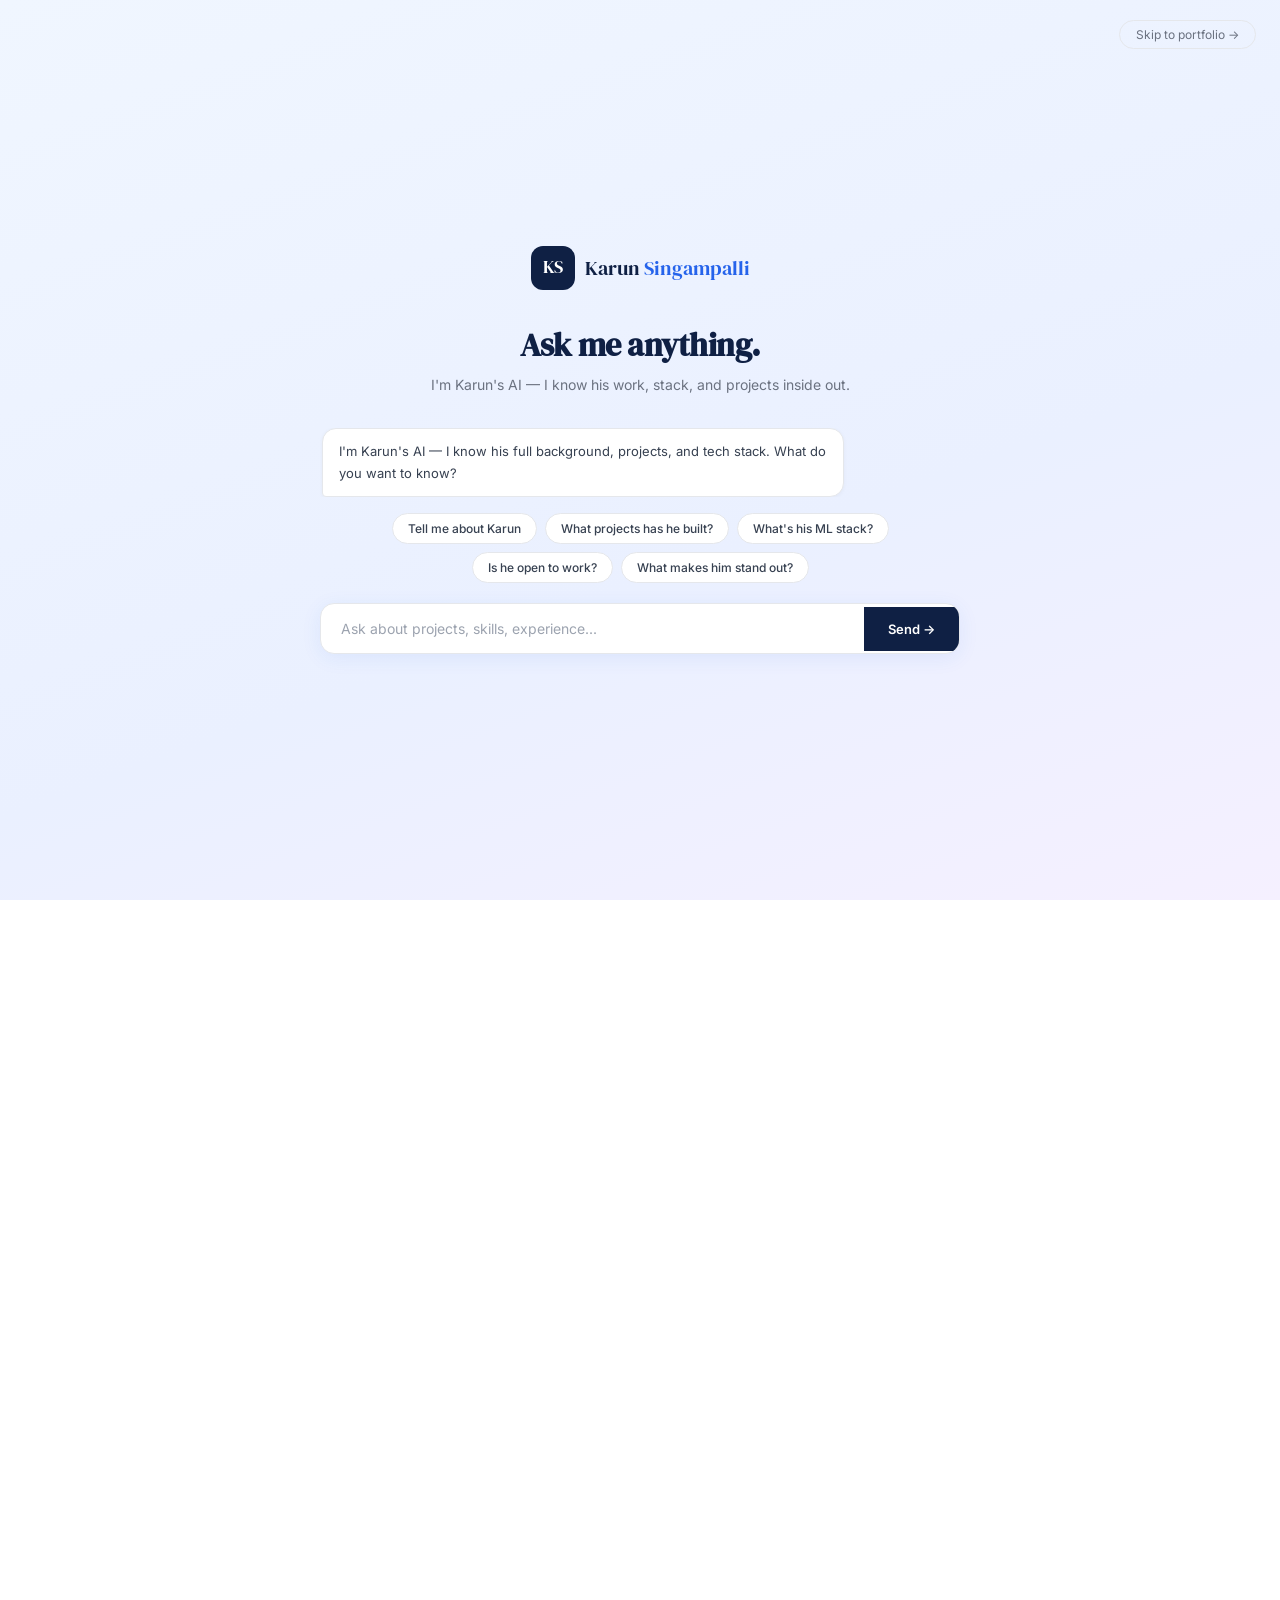
<file: index_v6.html>
<!DOCTYPE html>
<html lang="en">
<head>
<meta charset="UTF-8">
<meta name="viewport" content="width=device-width, initial-scale=1.0">
<title>Karun Singampalli · Data Scientist & ML Engineer</title>
<link href="https://fonts.googleapis.com/css2?family=Inter:wght@300;400;500;600;700&family=DM+Serif+Display&display=swap" rel="stylesheet">
<style>
*,*::before,*::after{margin:0;padding:0;box-sizing:border-box}
:root{
  --navy:#0f2044;--navy2:#1a3260;--blue:#1d4ed8;--blue-mid:#2563eb;
  --blue-light:#eff6ff;--blue-pale:#f8faff;--text:#111827;--text2:#374151;
  --muted:#6b7280;--muted2:#9ca3af;--border:#e5e7eb;--border2:#f3f4f6;
  --surface:#f9fafb;--white:#ffffff;--green:#059669;--gold:#b45309;
}
html{scroll-behavior:smooth}
body{background:var(--white);color:var(--text);font-family:'Inter',sans-serif;font-size:15px;line-height:1.6;-webkit-font-smoothing:antialiased}

/* ═══════════════════════════════════════
   CHATBOT LANDING
═══════════════════════════════════════ */
#chatbot-screen{
  position:fixed;inset:0;z-index:1000;
  background:linear-gradient(160deg,#f0f6ff 0%,#eaf0ff 60%,#f5f0ff 100%);
  display:flex;flex-direction:column;align-items:center;justify-content:center;
  padding:24px;
  transition:opacity 0.5s ease,transform 0.5s ease;
}
#chatbot-screen.hidden{opacity:0;transform:translateY(-16px);pointer-events:none}

.chat-brand{
  display:flex;align-items:center;gap:10px;margin-bottom:36px;
}
.chat-brand-avatar{
  width:44px;height:44px;border-radius:12px;
  background:var(--navy);color:var(--white);
  display:flex;align-items:center;justify-content:center;
  font-family:'DM Serif Display',serif;font-size:18px;letter-spacing:-0.5px;
}
.chat-brand-name{font-family:'DM Serif Display',serif;font-size:20px;color:var(--navy)}
.chat-brand-name span{color:var(--blue-mid)}

.chat-greeting{
  font-family:'DM Serif Display',serif;
  font-size:32px;color:var(--navy);letter-spacing:-0.5px;
  text-align:center;margin-bottom:10px;line-height:1.2;
}
.chat-sub{font-size:14px;color:var(--muted);text-align:center;margin-bottom:32px}

/* Messages */
.chat-messages{
  width:100%;max-width:640px;max-height:260px;overflow-y:auto;
  display:flex;flex-direction:column;gap:10px;margin-bottom:16px;padding:0 2px;
}
.chat-messages:empty{display:none}
.msg{max-width:82%;padding:12px 16px;border-radius:14px;font-size:13px;line-height:1.65;animation:msgIn 0.2s ease}
@keyframes msgIn{from{opacity:0;transform:translateY(6px)}to{opacity:1;transform:translateY(0)}}
.msg-bot{background:var(--white);border:1px solid var(--border);color:var(--text2);align-self:flex-start;border-bottom-left-radius:4px;box-shadow:0 1px 4px rgba(0,0,0,0.04)}
.msg-user{background:var(--navy);color:var(--white);align-self:flex-end;border-bottom-right-radius:4px}
.msg-typing{background:var(--white);border:1px solid var(--border);align-self:flex-start;padding:14px 18px;border-bottom-left-radius:4px}
.typing-dots{display:flex;gap:4px;align-items:center}
.typing-dots span{width:6px;height:6px;border-radius:50%;background:var(--muted2);animation:dot 1.2s infinite}
.typing-dots span:nth-child(2){animation-delay:0.2s}
.typing-dots span:nth-child(3){animation-delay:0.4s}
@keyframes dot{0%,80%,100%{transform:scale(0.7);opacity:0.4}40%{transform:scale(1);opacity:1}}

/* Search bar */
.chat-input-wrap{
  width:100%;max-width:640px;position:relative;
}
.chat-bar{
  width:100%;display:flex;align-items:center;gap:0;
  background:var(--white);border:1.5px solid var(--border);border-radius:14px;
  box-shadow:0 4px 20px rgba(37,99,235,0.08);
  overflow:hidden;transition:border-color 0.2s,box-shadow 0.2s;
}
.chat-bar:focus-within{border-color:var(--blue-mid);box-shadow:0 4px 28px rgba(37,99,235,0.14)}
.chat-bar input{
  flex:1;border:none;outline:none;padding:16px 20px;
  font-size:14px;font-family:'Inter',sans-serif;color:var(--text);background:transparent;
}
.chat-bar input::placeholder{color:var(--muted2)}
.chat-cursor{
  display:inline-block;width:2px;height:18px;background:var(--blue-mid);
  border-radius:1px;animation:blink 1s infinite;margin-left:1px;vertical-align:middle;
  position:absolute;pointer-events:none;opacity:0;
}
.chat-bar:focus-within .chat-cursor{opacity:0}
.chat-send{
  background:var(--navy);color:var(--white);border:none;
  padding:14px 24px;font-size:13px;font-weight:600;cursor:pointer;
  font-family:'Inter',sans-serif;transition:background 0.15s;white-space:nowrap;
}
.chat-send:hover{background:var(--navy2)}
@keyframes blink{0%,100%{opacity:1}50%{opacity:0}}

/* Chips */
.chat-chips{display:flex;flex-wrap:wrap;gap:8px;justify-content:center;margin-bottom:20px;max-width:640px}
.chip{
  background:var(--white);border:1.5px solid var(--border);color:var(--text2);
  font-size:12px;font-weight:500;padding:7px 15px;border-radius:20px;cursor:pointer;
  transition:all 0.15s;font-family:'Inter',sans-serif;
}
.chip:hover{border-color:var(--blue-mid);color:var(--blue-mid);background:var(--blue-light)}

/* Skip */
.skip-btn{
  position:absolute;top:20px;right:24px;
  background:transparent;border:1px solid var(--border);color:var(--muted);
  font-size:12px;padding:6px 16px;border-radius:20px;cursor:pointer;
  transition:all 0.15s;font-family:'Inter',sans-serif;
}
.skip-btn:hover{border-color:var(--navy);color:var(--navy)}

/* Animated placeholder cycling */
#chat-input-field{caret-color:var(--blue-mid)}

/* ═══════════════════════════════════════
   PORTFOLIO
═══════════════════════════════════════ */
#portfolio{opacity:0;transition:opacity 0.5s ease;pointer-events:none}
#portfolio.visible{opacity:1;pointer-events:all}

/* NAV */
nav{
  position:sticky;top:0;z-index:100;
  background:rgba(255,255,255,0.97);backdrop-filter:blur(8px);
  border-bottom:1px solid var(--border);
  display:flex;justify-content:space-between;align-items:center;
  padding:0 48px;height:60px;
}
.nav-logo{font-family:'DM Serif Display',serif;font-size:18px;color:var(--navy);text-decoration:none}
.nav-logo span{color:var(--blue-mid)}
.nav-links{display:flex;gap:28px;list-style:none}
.nav-links a{font-size:13px;font-weight:500;color:var(--muted);text-decoration:none;transition:color 0.15s}
.nav-links a:hover,.nav-links a.active{color:var(--navy)}
.nav-cta{background:var(--navy)!important;color:var(--white)!important;padding:8px 18px;border-radius:5px;font-size:12px!important;font-weight:600!important;letter-spacing:0.03em}
.nav-cta:hover{background:var(--navy2)!important}

/* HERO */
.hero{display:grid;grid-template-columns:1fr 320px;gap:48px;padding:64px 48px;max-width:1200px;margin:0 auto}
.hero-eyebrow{display:inline-flex;align-items:center;gap:8px;font-size:11px;font-weight:700;color:var(--blue-mid);text-transform:uppercase;letter-spacing:0.14em;margin-bottom:16px}
.hero-eyebrow::before{content:'';display:inline-block;width:20px;height:2px;background:var(--blue-mid);border-radius:2px}
.hero-name{font-family:'DM Serif Display',serif;font-size:46px;color:var(--navy);letter-spacing:-1.5px;line-height:1.1;margin-bottom:12px}
.hero-name em{font-style:normal;color:var(--blue-mid)}
.hero-title{font-size:13px;color:var(--muted);margin-bottom:20px;letter-spacing:0.01em}
.hero-divider{width:36px;height:3px;background:var(--blue-mid);border-radius:2px;margin-bottom:20px}
.hero-desc{font-size:14px;color:var(--text2);line-height:1.8;margin-bottom:28px;max-width:480px}
.hero-btns{display:flex;gap:12px;flex-wrap:wrap}
.btn-primary{background:var(--navy);color:var(--white);padding:11px 26px;border-radius:5px;font-weight:600;font-size:13px;text-decoration:none;transition:background 0.15s}
.btn-primary:hover{background:var(--navy2)}
.btn-secondary{background:var(--white);border:1.5px solid var(--navy);color:var(--navy);padding:11px 26px;border-radius:5px;font-size:13px;font-weight:600;text-decoration:none;transition:background 0.15s}
.btn-secondary:hover{background:var(--blue-light)}
.hero-card{background:var(--navy);border-radius:10px;padding:28px;align-self:start}
.hero-card-label{font-size:10px;font-weight:700;text-transform:uppercase;letter-spacing:0.14em;color:rgba(255,255,255,0.4);margin-bottom:20px}
.metric{padding-bottom:18px;margin-bottom:18px;border-bottom:1px solid rgba(255,255,255,0.08)}
.metric:last-child{padding-bottom:0;margin-bottom:0;border-bottom:none}
.metric-val{font-family:'DM Serif Display',serif;font-size:28px;color:var(--white);letter-spacing:-0.5px}
.metric-desc{font-size:12px;color:rgba(255,255,255,0.5);margin-top:3px;line-height:1.5}
.metric-tag{display:inline-block;margin-top:5px;background:rgba(255,255,255,0.08);color:rgba(255,255,255,0.4);font-size:10px;padding:2px 8px;border-radius:3px}

/* SECTIONS */
.section{padding:60px 48px;border-bottom:1px solid var(--border);max-width:1200px;margin:0 auto}
.section-eyebrow{display:inline-flex;align-items:center;gap:8px;font-size:11px;font-weight:700;color:var(--blue-mid);text-transform:uppercase;letter-spacing:0.14em;margin-bottom:8px}
.section-eyebrow::before{content:'';display:inline-block;width:16px;height:2px;background:var(--blue-mid);border-radius:2px}
.section-title{font-family:'DM Serif Display',serif;font-size:26px;color:var(--navy);letter-spacing:-0.3px;margin-bottom:4px}
.section-sub{font-size:13px;color:var(--muted);margin-bottom:36px}

/* EXPERTISE */
.expertise-grid{display:grid;grid-template-columns:repeat(3,1fr);gap:1px;background:var(--border);border:1px solid var(--border);border-radius:8px;overflow:hidden}
.exp-card{background:var(--white);padding:24px 20px;transition:background 0.15s}
.exp-card:hover{background:var(--blue-pale)}
.exp-num{font-family:'DM Serif Display',serif;font-size:13px;color:#d1d5db;margin-bottom:10px}
.exp-title{font-size:13px;font-weight:700;color:var(--navy);margin-bottom:8px}
.exp-body{font-size:12px;color:var(--muted);line-height:1.65;margin-bottom:12px}
.exp-tags{display:flex;flex-wrap:wrap;gap:4px}
.exp-tag{background:var(--surface);border:1px solid var(--border);color:var(--text2);font-size:10px;font-weight:500;padding:2px 8px;border-radius:3px}

/* ═══════════════════════════════════════
   PROJECT SLIDE CARDS — clean arrows
═══════════════════════════════════════ */
.project-block{margin-bottom:44px}
.project-block:last-child{margin-bottom:0}

.proj-meta{display:flex;justify-content:space-between;align-items:flex-start;margin-bottom:16px;gap:16px}
.proj-meta-left{}
.proj-badge{display:inline-block;font-size:10px;font-weight:700;padding:3px 9px;border-radius:3px;text-transform:uppercase;letter-spacing:0.05em;margin-bottom:6px}
.badge-a{background:#ede9fe;color:#5b21b6}
.badge-r{background:#dbeafe;color:#1e40af}
.badge-rt{background:#d1fae5;color:#065f46}
.badge-ml{background:#fef3c7;color:#92400e}
.proj-name{font-size:16px;font-weight:700;color:var(--navy);margin-bottom:4px}
.proj-desc{font-size:13px;color:var(--muted);max-width:520px;line-height:1.6}
.proj-actions{display:flex;gap:8px;align-items:center;flex-shrink:0}
.action-btn{font-size:11px;font-weight:600;padding:7px 14px;border-radius:4px;text-decoration:none;cursor:pointer;border:none;font-family:'Inter',sans-serif;transition:all 0.15s;display:inline-flex;align-items:center;gap:5px;white-space:nowrap}
.btn-gh{background:var(--navy);color:var(--white)}
.btn-gh:hover{background:var(--navy2)}
.btn-ai{background:var(--blue-mid);color:var(--white)}
.btn-ai:hover{background:var(--blue)}
.btn-pdf{background:var(--white);border:1px solid var(--border);color:var(--text2)}
.btn-pdf:hover{border-color:var(--navy);color:var(--navy)}

/* Slide viewer */
.slide-viewer{
  border:1px solid var(--border);border-radius:10px;overflow:hidden;
  background:var(--surface);position:relative;
}
.slide-track{
  display:flex;transition:transform 0.35s cubic-bezier(0.4,0,0.2,1);
}
.slide-page{
  min-width:100%;display:flex;flex-direction:column;
  align-items:center;justify-content:center;
  padding:32px;min-height:200px;background:var(--white);
}
.slide-placeholder{
  width:100%;max-width:520px;aspect-ratio:16/9;
  background:var(--blue-pale);border:1.5px dashed var(--border);
  border-radius:8px;display:flex;flex-direction:column;
  align-items:center;justify-content:center;gap:10px;
}
.slide-placeholder-icon{font-size:32px;opacity:0.4}
.slide-placeholder-text{font-size:13px;color:var(--muted2);font-weight:500}
.slide-placeholder-hint{font-size:11px;color:var(--muted2)}

/* Arrow controls */
.slide-controls{
  display:flex;align-items:center;justify-content:space-between;
  padding:12px 16px;border-top:1px solid var(--border);background:var(--white);
}
.slide-arrow{
  width:32px;height:32px;border-radius:6px;border:1px solid var(--border);
  background:var(--white);color:var(--text2);font-size:14px;
  display:flex;align-items:center;justify-content:center;cursor:pointer;
  transition:all 0.15s;font-family:'Inter',sans-serif;
}
.slide-arrow:hover{border-color:var(--navy);color:var(--navy);background:var(--blue-light)}
.slide-arrow:disabled{opacity:0.3;cursor:default;pointer-events:none}
.slide-counter{font-size:12px;color:var(--muted);font-weight:500}
.slide-dots-row{display:flex;gap:6px;align-items:center}
.sdot{width:6px;height:6px;border-radius:50%;background:var(--border);cursor:pointer;transition:background 0.2s}
.sdot.active{background:var(--blue-mid);width:18px;border-radius:3px}

/* CONSTRUCTION */
.construction-grid{display:grid;grid-template-columns:repeat(auto-fit,minmax(280px,1fr));gap:16px}
.construction-card{
  border:2px dashed #d1d5db;border-radius:10px;
  background:var(--surface);padding:24px;
  display:flex;flex-direction:column;gap:14px;
}
.constr-top{display:flex;align-items:center;gap:12px}
.constr-icon{width:40px;height:40px;border-radius:8px;background:#fef3c7;border:1px solid #fde68a;display:flex;align-items:center;justify-content:center;font-size:20px;flex-shrink:0}
.constr-title{font-size:14px;font-weight:700;color:var(--navy)}
.constr-status{font-size:10px;font-weight:700;color:#92400e;text-transform:uppercase;letter-spacing:0.08em;margin-top:2px}
.constr-desc{font-size:13px;color:var(--muted);line-height:1.65}
.constr-progress{background:var(--border2);border-radius:4px;height:4px;overflow:hidden}
.constr-bar{height:100%;border-radius:4px;background:linear-gradient(90deg,var(--blue-mid),#7c3aed);animation:shimmer 2s infinite}
@keyframes shimmer{0%{opacity:0.7}50%{opacity:1}100%{opacity:0.7}}
.constr-tags{display:flex;flex-wrap:wrap;gap:4px}
.constr-tag{background:var(--white);border:1px solid var(--border);color:var(--text2);font-size:10px;font-weight:500;padding:2px 8px;border-radius:3px}

/* TIMELINE */
.timeline{display:flex;flex-direction:column}
.tl-item{display:grid;grid-template-columns:148px 1px 1fr;gap:0 24px}
.tl-date{text-align:right;padding-top:2px;padding-bottom:28px}
.tl-date-main{font-size:12px;font-weight:700;color:var(--navy)}
.tl-date-range{font-size:11px;color:var(--muted);margin-top:2px;line-height:1.4}
.tl-track{display:flex;flex-direction:column;align-items:center}
.tl-dot{width:10px;height:10px;border-radius:50%;background:var(--blue-mid);border:2px solid var(--white);box-shadow:0 0 0 2px var(--blue-mid);flex-shrink:0;margin-top:4px;z-index:1}
.tl-line{flex:1;width:1px;background:var(--border);margin-top:4px}
.tl-item:last-child .tl-line{display:none}
.tl-content{padding:0 0 28px}
.tl-role{font-size:13px;font-weight:700;color:var(--navy)}
.tl-company{font-size:12px;color:var(--blue-mid);font-weight:600;margin:3px 0 8px}
.tl-bullets{list-style:none}
.tl-bullets li{font-size:12px;color:var(--muted);padding-left:14px;position:relative;margin-bottom:4px;line-height:1.6}
.tl-bullets li::before{content:'—';position:absolute;left:0;color:var(--border);font-size:10px;top:3px}
.edu-grid{display:grid;grid-template-columns:1fr 1fr;gap:14px;margin-top:36px;padding-top:36px;border-top:1px solid var(--border)}
.edu-card{border:1px solid var(--border);border-radius:6px;padding:20px}
.edu-degree{font-size:13px;font-weight:700;color:var(--navy);margin-bottom:4px}
.edu-school{font-size:12px;color:var(--blue-mid);font-weight:600;margin-bottom:3px}
.edu-detail{font-size:11px;color:var(--muted)}

/* CONTACT */
.contact-wrap{display:grid;grid-template-columns:1fr 1fr;gap:40px;align-items:start}
.contact-intro{font-size:14px;color:var(--text2);line-height:1.8;margin-bottom:24px}
.avail-pill{display:inline-flex;align-items:center;gap:8px;background:#f0fdf4;border:1px solid #bbf7d0;color:var(--green);font-size:12px;font-weight:600;padding:8px 16px;border-radius:5px}
.avail-dot{width:7px;height:7px;border-radius:50%;background:var(--green);animation:pulse 2s infinite}
@keyframes pulse{0%,100%{opacity:1}50%{opacity:0.4}}
.contact-items{display:flex;flex-direction:column;gap:10px}
.contact-item{display:flex;align-items:center;gap:14px;padding:14px 16px;border:1px solid var(--border);border-radius:6px;text-decoration:none;transition:all 0.15s}
.contact-item:hover{border-color:var(--blue-mid);background:var(--blue-light)}
.contact-icon{width:34px;height:34px;border-radius:6px;background:var(--blue-light);display:flex;align-items:center;justify-content:center;font-size:15px;flex-shrink:0}
.contact-label{font-size:10px;font-weight:700;color:var(--muted);text-transform:uppercase;letter-spacing:0.08em;margin-bottom:2px}
.contact-val{font-size:12px;font-weight:600;color:var(--navy)}

/* FOOTER */
footer{background:var(--navy);padding:22px 48px;display:flex;justify-content:space-between;align-items:center}
.footer-name{font-family:'DM Serif Display',serif;font-size:15px;color:rgba(255,255,255,0.6)}
.footer-links{display:flex;gap:20px}
.footer-links a{font-size:12px;color:rgba(255,255,255,0.4);text-decoration:none;transition:color 0.15s}
.footer-links a:hover{color:rgba(255,255,255,0.8)}
.footer-copy{font-size:12px;color:rgba(255,255,255,0.3)}

/* AI INSIGHTS MODAL */
.modal-overlay{position:fixed;inset:0;background:rgba(0,0,0,0.45);z-index:500;display:flex;align-items:center;justify-content:center;opacity:0;pointer-events:none;transition:opacity 0.2s}
.modal-overlay.open{opacity:1;pointer-events:all}
.modal{background:var(--white);border-radius:12px;width:580px;max-width:95vw;max-height:80vh;display:flex;flex-direction:column;overflow:hidden;transform:translateY(16px);transition:transform 0.2s;box-shadow:0 20px 60px rgba(0,0,0,0.15)}
.modal-overlay.open .modal{transform:translateY(0)}
.modal-header{padding:18px 22px;border-bottom:1px solid var(--border);display:flex;justify-content:space-between;align-items:center}
.modal-header h3{font-size:14px;font-weight:700;color:var(--navy)}
.modal-close{background:none;border:none;font-size:20px;color:var(--muted);cursor:pointer;padding:2px 6px;line-height:1}
.modal-body{padding:22px;overflow-y:auto;flex:1;font-size:13px;color:var(--text2);line-height:1.8}
.modal-loading{display:flex;align-items:center;gap:10px;color:var(--muted)}

@media(max-width:900px){
  nav{padding:0 20px}.nav-links{display:none}
  .hero{grid-template-columns:1fr;padding:36px 20px}
  .section{padding:40px 20px}
  .expertise-grid{grid-template-columns:1fr 1fr}
  .proj-meta{flex-direction:column}
  .proj-actions{flex-wrap:wrap}
  .contact-wrap,.edu-grid{grid-template-columns:1fr}
  footer{padding:20px;flex-direction:column;gap:10px;text-align:center}
}
@media(max-width:600px){.expertise-grid{grid-template-columns:1fr}}
</style>
</head>
<body>

<!-- ═══════════════════════════════════════
     CHATBOT LANDING
═══════════════════════════════════════ -->
<div id="chatbot-screen">
  <button class="skip-btn" onclick="skipToPortfolio()">Skip to portfolio →</button>

  <div class="chat-brand">
    <div class="chat-brand-avatar">KS</div>
    <div class="chat-brand-name">Karun <span>Singampalli</span></div>
  </div>

  <h1 class="chat-greeting">Ask me anything.</h1>
  <p class="chat-sub">I'm Karun's AI — I know his work, stack, and projects inside out.</p>

  <div class="chat-messages" id="chat-messages"></div>

  <div class="chat-chips" id="chat-chips">
    <button class="chip" onclick="sendChip(this)">Tell me about Karun</button>
    <button class="chip" onclick="sendChip(this)">What projects has he built?</button>
    <button class="chip" onclick="sendChip(this)">What's his ML stack?</button>
    <button class="chip" onclick="sendChip(this)">Is he open to work?</button>
    <button class="chip" onclick="sendChip(this)">What makes him stand out?</button>
  </div>

  <div class="chat-input-wrap">
    <div class="chat-bar">
      <input type="text" id="chat-input-field" placeholder="Ask about projects, skills, experience..." onkeydown="if(event.key==='Enter')sendMessage()"/>
      <button class="chat-send" onclick="sendMessage()">Send →</button>
    </div>
  </div>
</div>

<!-- ═══════════════════════════════════════
     PORTFOLIO
═══════════════════════════════════════ -->
<div id="portfolio">

<nav>
  <a href="#" class="nav-logo">Karun <span>Singampalli</span></a>
  <ul class="nav-links">
    <li><a href="#expertise">Expertise</a></li>
    <li><a href="#projects">Projects</a></li>
    <li><a href="#experience">Experience</a></li>
    <li><a href="#contact" class="nav-cta">Contact</a></li>
  </ul>
</nav>

<!-- HERO -->
<div style="border-bottom:1px solid var(--border)">
<section class="hero">
  <div>
    <div class="hero-eyebrow">Data Scientist & ML Engineer</div>
    <h1 class="hero-name">Venkatakarun<br><em>Singampalli</em></h1>

    <p class="hero-title">Senior Data Scientist &nbsp;·&nbsp; Production ML &nbsp;·&nbsp; Agentic AI &nbsp;·&nbsp; LLM Systems &nbsp;·&nbsp; MLOps</p>
    <div class="hero-divider"></div>
    <p class="hero-desc">Senior Data Scientist and ML Engineer with 4+ years of experience designing and shipping production ML systems — from hybrid recommendation engines and LLM-powered analytics pipelines to real-time fraud detection with automated drift monitoring. Based in Dallas, Texas.</p>
    <div class="hero-btns">
      <a href="#projects" class="btn-primary">View Projects</a>
      <a href="#contact" class="btn-secondary">Get in Touch</a>
    </div>
  </div>
  <div class="hero-card">
    <div class="hero-card-label">Impact at a Glance</div>
    <div class="metric"><div class="metric-val">60 hrs</div><div class="metric-desc">Weekly analyst hours eliminated via LLM pipeline</div><div class="metric-tag">Banking · Symplore</div></div>
    <div class="metric"><div class="metric-val">26</div><div class="metric-desc">RAG analytical workflows automated</div><div class="metric-tag">GPT-4 · LangChain</div></div>
    <div class="metric"><div class="metric-val">20%</div><div class="metric-desc">Accuracy gain over predecessor models</div><div class="metric-tag">Fraud Detection</div></div>
    <div class="metric"><div class="metric-val">250+</div><div class="metric-desc">Daily dashboard views</div><div class="metric-tag">Power BI · Tableau</div></div>
  </div>
</section>
</div>

<!-- EXPERTISE -->
<div style="border-bottom:1px solid var(--border)">
<section class="section" id="expertise">
  <div class="section-eyebrow">Core Expertise</div>
  <h2 class="section-title">What I Build</h2>
  <p class="section-sub">Six capability areas — each backed by production deployments</p>
  <div class="expertise-grid">
    <div class="exp-card"><div class="exp-num">01</div><div class="exp-title">Agentic AI Systems</div><p class="exp-body">Multi-agent orchestration using LangGraph StateGraph — routing, retrieval, reasoning, and explainability agents in coordinated sequence.</p><div class="exp-tags"><span class="exp-tag">LangGraph</span><span class="exp-tag">LangChain</span><span class="exp-tag">ChromaDB</span></div></div>
    <div class="exp-card"><div class="exp-num">02</div><div class="exp-title">LLM & RAG Pipelines</div><p class="exp-body">Production RAG with hybrid retrieval, RAGAS hallucination evaluation, and prompt engineering for banking-scale accuracy.</p><div class="exp-tags"><span class="exp-tag">GPT-4</span><span class="exp-tag">RAG</span><span class="exp-tag">RAGAS</span></div></div>
    <div class="exp-card"><div class="exp-num">03</div><div class="exp-title">Recommender Systems</div><p class="exp-body">Hybrid engines combining collaborative filtering (ALS, SVD, LightFM) with BERT content-based models and business rule layers.</p><div class="exp-tags"><span class="exp-tag">ALS</span><span class="exp-tag">LightFM</span><span class="exp-tag">BERT</span></div></div>
    <div class="exp-card"><div class="exp-num">04</div><div class="exp-title">Real-Time ML Pipelines</div><p class="exp-body">Streaming inference with Kafka ingestion, sub-second scoring, and Prometheus/Grafana drift monitoring before accuracy degrades.</p><div class="exp-tags"><span class="exp-tag">Kafka</span><span class="exp-tag">XGBoost</span><span class="exp-tag">Prometheus</span></div></div>
    <div class="exp-card"><div class="exp-num">05</div><div class="exp-title">MLOps & Deployment</div><p class="exp-body">Airflow DAGs, Docker containerization, REST API serving, MLflow versioning, and automated retraining at drift thresholds.</p><div class="exp-tags"><span class="exp-tag">Airflow</span><span class="exp-tag">Docker</span><span class="exp-tag">MLflow</span></div></div>
    <div class="exp-card"><div class="exp-num">06</div><div class="exp-title">NLP & Text Analytics</div><p class="exp-body">Classification at 89% accuracy — TF-IDF, LSTM, BERT — deployed on 200K+ records with k-fold validation and SHAP explainability.</p><div class="exp-tags"><span class="exp-tag">LSTM</span><span class="exp-tag">SHAP</span><span class="exp-tag">LIME</span></div></div>
  </div>
</section>
</div>

<!-- COMPLETED PROJECTS -->
<div style="border-bottom:1px solid var(--border)">
<section class="section" id="projects">
  <div class="section-eyebrow">Completed Projects</div>
  <h2 class="section-title">Featured Work</h2>
  <p class="section-sub">Use the arrows to flip through project slides — GitHub, AI insights, and PDF for each</p>

  <!-- PROJECT 1 -->
  <div class="project-block">
    <div class="proj-meta">
      <div class="proj-meta-left">
        <div class="proj-badge badge-a">Agentic AI</div>
        <div class="proj-name">Agentic Patron Intelligence System</div>
        <p class="proj-desc">Multi-agent LangGraph system — Retrieval, Analytics, Recommendation, and Explainer agents over ChromaDB.</p>
      </div>
      <div class="proj-actions">
        <a href="https://github.com/singamkarunn/agentic-patron-intelligence" target="_blank" class="action-btn btn-gh">⌥ GitHub</a>
        <button class="action-btn btn-ai" onclick="openInsights('Agentic Patron Intelligence System','Multi-agent LangGraph system combining ChromaDB retrieval, patron analytics, hybrid ML recommendations (ALS + BERT + rules), and SHAP explainability agents. Built with LangGraph StateGraph, FastAPI, Docker, and Streamlit. Deployed on Hugging Face Spaces.')">✦ AI Insights</button>
        <button class="action-btn btn-pdf" onclick="downloadPDF('agentic-patron-intelligence')">↓ PDF</button>
      </div>
    </div>
    <div class="slide-viewer">
      <div class="slide-track" id="track-p1">
        <div class="slide-page"><div class="slide-placeholder"><div class="slide-placeholder-icon">🤖</div><div class="slide-placeholder-text">Slide 1 — Project Overview</div><div class="slide-placeholder-hint">Replace with your PPT screenshot</div></div></div>
        <div class="slide-page"><div class="slide-placeholder"><div class="slide-placeholder-icon">🏗️</div><div class="slide-placeholder-text">Slide 2 — Architecture</div></div></div>
        <div class="slide-page"><div class="slide-placeholder"><div class="slide-placeholder-icon">🔍</div><div class="slide-placeholder-text">Slide 3 — Retrieval Agent</div></div></div>
        <div class="slide-page"><div class="slide-placeholder"><div class="slide-placeholder-icon">📊</div><div class="slide-placeholder-text">Slide 4 — Analytics Agent</div></div></div>
        <div class="slide-page"><div class="slide-placeholder"><div class="slide-placeholder-icon">🎯</div><div class="slide-placeholder-text">Slide 5 — Recommendation Engine</div></div></div>
        <div class="slide-page"><div class="slide-placeholder"><div class="slide-placeholder-icon">💡</div><div class="slide-placeholder-text">Slide 6 — SHAP Explainability</div></div></div>
        <div class="slide-page"><div class="slide-placeholder"><div class="slide-placeholder-icon">🐳</div><div class="slide-placeholder-text">Slide 7 — Docker Deployment</div></div></div>
        <div class="slide-page"><div class="slide-placeholder"><div class="slide-placeholder-icon">📈</div><div class="slide-placeholder-text">Slide 8 — Results & Metrics</div></div></div>
        <div class="slide-page"><div class="slide-placeholder"><div class="slide-placeholder-icon">🧪</div><div class="slide-placeholder-text">Slide 9 — Evaluation</div></div></div>
        <div class="slide-page"><div class="slide-placeholder"><div class="slide-placeholder-icon">🚀</div><div class="slide-placeholder-text">Slide 10 — Live Demo</div></div></div>
      </div>
      <div class="slide-controls">
        <button class="slide-arrow" id="prev-p1" onclick="prevSlide('p1')" disabled>←</button>
        <div style="display:flex;flex-direction:column;align-items:center;gap:8px">
          <span class="slide-counter" id="counter-p1">1 / 10</span>
          <div class="slide-dots-row" id="dots-p1"></div>
        </div>
        <button class="slide-arrow" id="next-p1" onclick="nextSlide('p1')">→</button>
      </div>
    </div>
  </div>

  <!-- PROJECT 2 -->
  <div class="project-block">
    <div class="proj-meta">
      <div class="proj-meta-left">
        <div class="proj-badge badge-r">RAG + Evaluation</div>
        <div class="proj-name">Production RAG System</div>
        <p class="proj-desc">Hybrid retrieval (ChromaDB + BM25), RAGAS evaluation framework, hallucination rate monitoring across a 50-query test set.</p>
      </div>
      <div class="proj-actions">
        <a href="https://github.com/singamkarunn/production-rag-system" target="_blank" class="action-btn btn-gh">⌥ GitHub</a>
        <button class="action-btn btn-ai" onclick="openInsights('Production RAG System','RAG pipeline with hybrid retrieval combining ChromaDB dense search and BM25 keyword reranking. RAGAS evaluation framework measures faithfulness, hallucination rate, and context recall across a 50-question synthetic test set. Deployed via FastAPI and Docker on Render.')">✦ AI Insights</button>
        <button class="action-btn btn-pdf" onclick="downloadPDF('production-rag-system')">↓ PDF</button>
      </div>
    </div>
    <div class="slide-viewer">
      <div class="slide-track" id="track-p2">
        <div class="slide-page"><div class="slide-placeholder"><div class="slide-placeholder-icon">🔍</div><div class="slide-placeholder-text">Slide 1 — RAG Overview</div><div class="slide-placeholder-hint">Replace with your PPT screenshot</div></div></div>
        <div class="slide-page"><div class="slide-placeholder"><div class="slide-placeholder-icon">📄</div><div class="slide-placeholder-text">Slide 2 — Chunking Strategy</div></div></div>
        <div class="slide-page"><div class="slide-placeholder"><div class="slide-placeholder-icon">🧮</div><div class="slide-placeholder-text">Slide 3 — Embeddings</div></div></div>
        <div class="slide-page"><div class="slide-placeholder"><div class="slide-placeholder-icon">🗄️</div><div class="slide-placeholder-text">Slide 4 — ChromaDB Store</div></div></div>
        <div class="slide-page"><div class="slide-placeholder"><div class="slide-placeholder-icon">⚖️</div><div class="slide-placeholder-text">Slide 5 — Hybrid Retrieval</div></div></div>
        <div class="slide-page"><div class="slide-placeholder"><div class="slide-placeholder-icon">🤖</div><div class="slide-placeholder-text">Slide 6 — Generation</div></div></div>
        <div class="slide-page"><div class="slide-placeholder"><div class="slide-placeholder-icon">📏</div><div class="slide-placeholder-text">Slide 7 — RAGAS Evaluation</div></div></div>
        <div class="slide-page"><div class="slide-placeholder"><div class="slide-placeholder-icon">📊</div><div class="slide-placeholder-text">Slide 8 — Results</div></div></div>
        <div class="slide-page"><div class="slide-placeholder"><div class="slide-placeholder-icon">🐳</div><div class="slide-placeholder-text">Slide 9 — Deployment</div></div></div>
        <div class="slide-page"><div class="slide-placeholder"><div class="slide-placeholder-icon">🚀</div><div class="slide-placeholder-text">Slide 10 — Live Demo</div></div></div>
      </div>
      <div class="slide-controls">
        <button class="slide-arrow" id="prev-p2" onclick="prevSlide('p2')" disabled>←</button>
        <div style="display:flex;flex-direction:column;align-items:center;gap:8px">
          <span class="slide-counter" id="counter-p2">1 / 10</span>
          <div class="slide-dots-row" id="dots-p2"></div>
        </div>
        <button class="slide-arrow" id="next-p2" onclick="nextSlide('p2')">→</button>
      </div>
    </div>
  </div>

  <!-- PROJECT 3 -->
  <div class="project-block">
    <div class="proj-meta">
      <div class="proj-meta-left">
        <div class="proj-badge badge-rt">Real-Time ML</div>
        <div class="proj-name">Real-Time Fraud Detection Pipeline</div>
        <p class="proj-desc">Kafka ingestion, XGBoost + Isolation Forest ensemble scoring, Prometheus drift monitoring. One-command Docker Compose startup.</p>
      </div>
      <div class="proj-actions">
        <a href="https://github.com/singamkarunn/realtime-fraud-detection" target="_blank" class="action-btn btn-gh">⌥ GitHub</a>
        <button class="action-btn btn-ai" onclick="openInsights('Real-Time Fraud Detection Pipeline','Streaming ML pipeline with Kafka ingestion, XGBoost and Isolation Forest ensemble scoring, Prometheus PSI drift monitoring, Grafana dashboards, PostgreSQL storage, and one-command Docker Compose deployment.')">✦ AI Insights</button>
        <button class="action-btn btn-pdf" onclick="downloadPDF('realtime-fraud-detection')">↓ PDF</button>
      </div>
    </div>
    <div class="slide-viewer">
      <div class="slide-track" id="track-p3">
        <div class="slide-page"><div class="slide-placeholder"><div class="slide-placeholder-icon">⚡</div><div class="slide-placeholder-text">Slide 1 — Pipeline Overview</div><div class="slide-placeholder-hint">Replace with your PPT screenshot</div></div></div>
        <div class="slide-page"><div class="slide-placeholder"><div class="slide-placeholder-icon">📡</div><div class="slide-placeholder-text">Slide 2 — Kafka Architecture</div></div></div>
        <div class="slide-page"><div class="slide-placeholder"><div class="slide-placeholder-icon">🧬</div><div class="slide-placeholder-text">Slide 3 — Feature Engineering</div></div></div>
        <div class="slide-page"><div class="slide-placeholder"><div class="slide-placeholder-icon">🌲</div><div class="slide-placeholder-text">Slide 4 — XGBoost Model</div></div></div>
        <div class="slide-page"><div class="slide-placeholder"><div class="slide-placeholder-icon">🔭</div><div class="slide-placeholder-text">Slide 5 — Isolation Forest</div></div></div>
        <div class="slide-page"><div class="slide-placeholder"><div class="slide-placeholder-icon">🤝</div><div class="slide-placeholder-text">Slide 6 — Ensemble Fusion</div></div></div>
        <div class="slide-page"><div class="slide-placeholder"><div class="slide-placeholder-icon">📉</div><div class="slide-placeholder-text">Slide 7 — Drift Monitoring</div></div></div>
        <div class="slide-page"><div class="slide-placeholder"><div class="slide-placeholder-icon">📊</div><div class="slide-placeholder-text">Slide 8 — Grafana Dashboards</div></div></div>
        <div class="slide-page"><div class="slide-placeholder"><div class="slide-placeholder-icon">📈</div><div class="slide-placeholder-text">Slide 9 — Model Performance</div></div></div>
        <div class="slide-page"><div class="slide-placeholder"><div class="slide-placeholder-icon">🚀</div><div class="slide-placeholder-text">Slide 10 — Deployment</div></div></div>
      </div>
      <div class="slide-controls">
        <button class="slide-arrow" id="prev-p3" onclick="prevSlide('p3')" disabled>←</button>
        <div style="display:flex;flex-direction:column;align-items:center;gap:8px">
          <span class="slide-counter" id="counter-p3">1 / 10</span>
          <div class="slide-dots-row" id="dots-p3"></div>
        </div>
        <button class="slide-arrow" id="next-p3" onclick="nextSlide('p3')">→</button>
      </div>
    </div>
  </div>

  <!-- PROJECT 4 -->
  <div class="project-block">
    <div class="proj-meta">
      <div class="proj-meta-left">
        <div class="proj-badge badge-ml">ML Platform</div>
        <div class="proj-name">Smart Library ML Platform</div>
        <p class="proj-desc">Full ML lifecycle — Airflow ETL, Kafka ingestion, hybrid recommender (ALS + BERT + rules), FastAPI deployment, Prometheus monitoring.</p>
      </div>
      <div class="proj-actions">
        <a href="https://github.com/singamkarunn/smart-library-ml-platform" target="_blank" class="action-btn btn-gh">⌥ GitHub</a>
        <button class="action-btn btn-ai" onclick="openInsights('Smart Library ML Platform','Full ML lifecycle platform built at Symplore. Hybrid recommender combining ALS, SVD, LightFM collaborative filtering with TF-IDF and BERT content-based models. Airflow DAGs for ETL, Kafka real-time ingestion, Docker deployment, Prometheus/Grafana monitoring with automated retraining at 5-6 week drift threshold.')">✦ AI Insights</button>
        <button class="action-btn btn-pdf" onclick="downloadPDF('smart-library-ml-platform')">↓ PDF</button>
      </div>
    </div>
    <div class="slide-viewer">
      <div class="slide-track" id="track-p4">
        <div class="slide-page"><div class="slide-placeholder"><div class="slide-placeholder-icon">📚</div><div class="slide-placeholder-text">Slide 1 — Platform Overview</div><div class="slide-placeholder-hint">Replace with your PPT screenshot</div></div></div>
        <div class="slide-page"><div class="slide-placeholder"><div class="slide-placeholder-icon">📥</div><div class="slide-placeholder-text">Slide 2 — Data Ingestion</div></div></div>
        <div class="slide-page"><div class="slide-placeholder"><div class="slide-placeholder-icon">⚙️</div><div class="slide-placeholder-text">Slide 3 — Airflow ETL</div></div></div>
        <div class="slide-page"><div class="slide-placeholder"><div class="slide-placeholder-icon">🧬</div><div class="slide-placeholder-text">Slide 4 — Feature Engineering</div></div></div>
        <div class="slide-page"><div class="slide-placeholder"><div class="slide-placeholder-icon">🤝</div><div class="slide-placeholder-text">Slide 5 — Collaborative Filtering</div></div></div>
        <div class="slide-page"><div class="slide-placeholder"><div class="slide-placeholder-icon">📝</div><div class="slide-placeholder-text">Slide 6 — Content-Based NLP</div></div></div>
        <div class="slide-page"><div class="slide-placeholder"><div class="slide-placeholder-icon">⚡</div><div class="slide-placeholder-text">Slide 7 — Hybrid Engine</div></div></div>
        <div class="slide-page"><div class="slide-placeholder"><div class="slide-placeholder-icon">📉</div><div class="slide-placeholder-text">Slide 8 — Drift Monitoring</div></div></div>
        <div class="slide-page"><div class="slide-placeholder"><div class="slide-placeholder-icon">📊</div><div class="slide-placeholder-text">Slide 9 — Dashboard</div></div></div>
        <div class="slide-page"><div class="slide-placeholder"><div class="slide-placeholder-icon">🚀</div><div class="slide-placeholder-text">Slide 10 — Results</div></div></div>
      </div>
      <div class="slide-controls">
        <button class="slide-arrow" id="prev-p4" onclick="prevSlide('p4')" disabled>←</button>
        <div style="display:flex;flex-direction:column;align-items:center;gap:8px">
          <span class="slide-counter" id="counter-p4">1 / 10</span>
          <div class="slide-dots-row" id="dots-p4"></div>
        </div>
        <button class="slide-arrow" id="next-p4" onclick="nextSlide('p4')">→</button>
      </div>
    </div>
  </div>
</section>
</div>

<!-- IN PROGRESS -->
<div style="border-bottom:1px solid var(--border)">
<section class="section">
  <div class="section-eyebrow">In Progress</div>
  <h2 class="section-title">Under Construction</h2>
  <p class="section-sub">Ideas currently being built — check back soon</p>
  <div class="construction-grid">
    <div class="construction-card">
      <div class="constr-top">
        <div class="constr-icon">🔬</div>
        <div><div class="constr-title">LLM Fine-Tuning Lab</div><div class="constr-status">⚡ Building now</div></div>
      </div>
      <p class="constr-desc">Fine-tuning Mistral-7B with LoRA adapters on domain-specific data. Comparing base vs fine-tuned performance on retrieval and generation tasks with automated evaluation.</p>
      <div class="constr-progress"><div class="constr-bar" style="width:35%"></div></div>
      <div class="constr-tags"><span class="constr-tag">Mistral-7B</span><span class="constr-tag">LoRA</span><span class="constr-tag">PEFT</span><span class="constr-tag">HuggingFace</span></div>
    </div>
    <div class="construction-card">
      <div class="constr-top">
        <div class="constr-icon">🧪</div>
        <div><div class="constr-title">A/B Testing Framework</div><div class="constr-status">⚡ Building now</div></div>
      </div>
      <p class="constr-desc">Statistical A/B testing infrastructure comparing collaborative vs hybrid recommender models — measuring lift in Precision@10, Recall@10, and NDCG with significance testing.</p>
      <div class="constr-progress"><div class="constr-bar" style="width:20%"></div></div>
      <div class="constr-tags"><span class="constr-tag">SciPy</span><span class="constr-tag">Statsmodels</span><span class="constr-tag">Streamlit</span><span class="constr-tag">PostgreSQL</span></div>
    </div>
  </div>
</section>
</div>

<!-- EXPERIENCE -->
<div style="border-bottom:1px solid var(--border)">
<section class="section" id="experience">
  <div class="section-eyebrow">Career History</div>
  <h2 class="section-title">Professional Experience</h2>
  <p class="section-sub">4+ years across ML engineering, data science, and product development — India & USA</p>
  <div class="timeline">
    <div class="tl-item"><div class="tl-date"><div class="tl-date-main">Symplore Inc.</div><div class="tl-date-range">Jul 2025 – Present<br>Novi, MI · Remote</div></div><div class="tl-track"><div class="tl-dot"></div><div class="tl-line"></div></div><div class="tl-content"><div class="tl-role">Senior Data Scientist — ML Engineering</div><div class="tl-company">Symplore Inc.</div><ul class="tl-bullets"><li>Engineered end-to-end ML and data engineering across 2 production platforms — Smart Library Analytics and TRIPGO — processing 8M+ records across 7+ data domains with 30% data-quality improvement</li><li>Built hybrid recommendation platform (ALS, SVD, BERT, rules) improving Precision@10 by 15% over baseline across 250K+ catalog items; inference at &lt;300ms P95 latency supporting 1K+ requests/hour</li><li>Developed 12+ Airflow ETL workflows at 99%+ reliability; automated ML lifecycle with 10+ DAGs reducing manual operations by 50%; Prometheus/Grafana monitoring across 10+ pipelines</li></ul></div></div>
    <div class="tl-item"><div class="tl-date"><div class="tl-date-main">Intelligenie LLC</div><div class="tl-date-range">Sep 2024 – May 2025<br>Dallas, TX · Remote</div></div><div class="tl-track"><div class="tl-dot"></div><div class="tl-line"></div></div><div class="tl-content"><div class="tl-role">Data Scientist</div><div class="tl-company">Intelligenie LLC</div><ul class="tl-bullets"><li>NLP classification on 200K+ Reddit posts — 89% accuracy, 25% improvement over baseline using TF-IDF, n-grams, and LSTM</li><li>8 engineered features for stress detection; validated with k-fold cross-validation</li></ul></div></div>
    <div class="tl-item"><div class="tl-date"><div class="tl-date-main">360DigiTMG</div><div class="tl-date-range">Jan 2022 – Jul 2022<br>India · Remote</div></div><div class="tl-track"><div class="tl-dot"></div><div class="tl-line"></div></div><div class="tl-content"><div class="tl-role">Data Analyst Trainee</div><div class="tl-company">360DigiTMG</div><ul class="tl-bullets"><li>Analyzed 3M+ sales records in SQL; built 5 Power BI dashboards replacing weekly manual reports</li></ul></div></div>
    <div class="tl-item"><div class="tl-date"><div class="tl-date-main">FAVO Robotics</div><div class="tl-date-range">Jan 2020 – Dec 2021<br>India · On-site</div></div><div class="tl-track"><div class="tl-dot"></div><div class="tl-line"></div></div><div class="tl-content"><div class="tl-role">Product Development Analyst</div><div class="tl-company">FAVO Robotics</div><ul class="tl-bullets"><li>Analyzed 100K+ manufacturing and robotic data points using Python and SQL; built 15+ operational KPIs covering production output, cycle time, defect rates, and equipment utilization</li><li>Designed 5-axis robotic arm in SolidWorks with ANSYS FEA validation; engineered Python/ROS control workflows — improving motion accuracy by 55% and reducing manufacturing defects by 30%</li></ul></div></div>

  </div>
  <div class="edu-grid">
    <div class="edu-card"><div class="edu-degree">M.S. Data Science</div><div class="edu-school">University of Texas at Arlington</div><div class="edu-detail">Arlington, TX · 2022 – 2024</div></div>
    <div class="edu-card"><div class="edu-degree">B.Tech Mechanical Engineering</div><div class="edu-school">Mahindra University</div><div class="edu-detail">Hyderabad, India · 2016 – 2020</div></div>
  </div>
</section>
</div>

<!-- CONTACT -->
<div style="border-bottom:1px solid var(--border)">
<section class="section" id="contact">
  <div class="section-eyebrow">Contact</div>
  <h2 class="section-title">Let's Connect</h2>
  <div class="contact-wrap">
    <div>
      <p class="contact-intro">Open to senior Data Scientist and ML Engineer roles at companies building serious ML infrastructure. Most effective on problems where production accuracy, pipeline reliability, and system design all matter equally.</p>
      <div class="avail-pill"><div class="avail-dot"></div>Available for senior ML & Data Science roles · Dallas, Texas</div>
    </div>
    <div class="contact-items">
      <a href="mailto:singampalli.karun@gmail.com" class="contact-item"><div class="contact-icon">✉</div><div><div class="contact-label">Email</div><div class="contact-val">singampalli.karun@gmail.com</div></div></a>
      <a href="https://linkedin.com/in/venkata-karun-singampalli-4aa975161" target="_blank" class="contact-item"><div class="contact-icon">in</div><div><div class="contact-label">LinkedIn</div><div class="contact-val">venkata-karun-singampalli</div></div></a>
      <a href="https://github.com/singamkarunn" target="_blank" class="contact-item"><div class="contact-icon">⌥</div><div><div class="contact-label">GitHub</div><div class="contact-val">github.com/singamkarunn</div></div></a>
      <div class="contact-item"><div class="contact-icon">📍</div><div><div class="contact-label">Location</div><div class="contact-val">Dallas, Texas</div></div></div>
    </div>
  </div>
</section>
</div>

<footer>
  <div class="footer-name">Karun Singampalli</div>
  <div class="footer-copy">© 2026 · karun.grihzen.app</div>
  <div class="footer-links"><a href="https://linkedin.com/in/venkata-karun-singampalli-4aa975161" target="_blank">LinkedIn</a><a href="https://github.com/singamkarunn" target="_blank">GitHub</a><a href="#">Resume</a></div>
</footer>
</div>

<!-- INSIGHTS MODAL -->
<div class="modal-overlay" id="insights-modal">
  <div class="modal">
    <div class="modal-header"><h3 id="modal-title">AI Insights</h3><button class="modal-close" onclick="closeInsights()">×</button></div>
    <div class="modal-body" id="modal-body"><div class="modal-loading"><div class="typing-dots"><span></span><span></span><span></span></div>&nbsp;Generating insights...</div></div>
  </div>
</div>

<script>
// ── KARUN CONTEXT ──────────────────────────────────
const KARUN_CONTEXT = `You are Karun Singampalli's personal AI assistant on his portfolio website. Speak in first person AS Karun — confident, sharp, technically precise like a senior ML engineer. Never say "Karun said" — say "I built" or "I designed". Keep answers to 2-4 sentences unless asked for more.

ABOUT ME:
- Senior Data Scientist & ML Engineer, 4+ years of industry experience, Dallas, Texas
- MS Data Science, UT Arlington (2022-2024). B.Tech Mechanical Engineering, Mahindra University (2016-2020)
- Currently at Symplore Inc. (Jul 2025-present), previously Intelligenie LLC, 360DigiTMG, FAVO Robotics
- 4+ years of industry experience across data science, ML engineering, and product analytics
- Open to senior ML roles. F1 STEM OPT. singampalli.karun@gmail.com

MY WORK AT SYMPLORE:
- Built hybrid recommendation system: collaborative filtering (ALS, SVD, LightFM) + content-based NLP (TF-IDF, BERT) + rules
- Airflow DAGs for ETL, Kafka real-time ingestion, Docker deployment, Prometheus/Grafana drift monitoring
- RAG chatbot across 26 workflows — eliminated 60 analyst-hours/week in banking
- 10+ production models, 20% accuracy gain, 250+ daily dashboard views
- TRIPGO travel data engineering (Jun 2026-present)

GITHUB: github.com/singamkarunn
PROJECTS: agentic-patron-intelligence, production-rag-system, realtime-fraud-detection, smart-library-ml-platform

STACK: Python, SQL, R, MATLAB | Scikit-learn, TensorFlow, PyTorch, LightFM, XGBoost | LangGraph, LangChain, GPT-4, ChromaDB, RAGAS | Airflow, Kafka, Docker, Kubernetes, MLflow, Prometheus, Grafana | AWS, GCP, Azure, Snowflake | Power BI, Tableau, Streamlit`;

// ── CHATBOT ──────────────────────────────────────
const messagesEl = document.getElementById('chat-messages');
const inputEl = document.getElementById('chat-input-field');
let history = [];

// Animated placeholder
const placeholders = [
  'Ask about projects, skills, experience...',
  'What ML stack does Karun use?',
  'Tell me about the fraud detection system...',
  'Is he open to senior roles?',
  'What makes his RAG system different?'
];
let phIdx = 0;
setInterval(() => {
  phIdx = (phIdx + 1) % placeholders.length;
  inputEl.placeholder = placeholders[phIdx];
}, 3000);

window.addEventListener('load', () => {
  setTimeout(() => {
    addBot("I'm Karun's AI — I know his full background, projects, and tech stack. What do you want to know?");
  }, 600);
});

function addBot(text) {
  const d = document.createElement('div');
  d.className = 'msg msg-bot';
  d.textContent = text;
  messagesEl.appendChild(d);
  messagesEl.scrollTop = messagesEl.scrollHeight;
}
function addUser(text) {
  const d = document.createElement('div');
  d.className = 'msg msg-user';
  d.textContent = text;
  messagesEl.appendChild(d);
  messagesEl.scrollTop = messagesEl.scrollHeight;
}
function addTyping() {
  const d = document.createElement('div');
  d.className = 'msg msg-typing';
  d.id = 'typing';
  d.innerHTML = '<div class="typing-dots"><span></span><span></span><span></span></div>';
  messagesEl.appendChild(d);
  messagesEl.scrollTop = messagesEl.scrollHeight;
}
function removeTyping() { const e = document.getElementById('typing'); if(e) e.remove(); }

async function sendMessage() {
  const text = inputEl.value.trim();
  if (!text) return;
  inputEl.value = '';
  document.getElementById('chat-chips').style.display = 'none';
  addUser(text);
  history.push({ role:'user', content:text });
  addTyping();
  try {
    const res = await fetch('https://api.anthropic.com/v1/messages', {
      method:'POST',
      headers:{'Content-Type':'application/json'},
      body:JSON.stringify({ model:'claude-sonnet-4-6', max_tokens:1000, system:KARUN_CONTEXT, messages:history })
    });
    const data = await res.json();
    removeTyping();
    const reply = data.content?.[0]?.text || "Reach me directly at singampalli.karun@gmail.com";
    addBot(reply);
    history.push({ role:'assistant', content:reply });
  } catch(e) {
    removeTyping();
    addBot("Connection issue — reach me at singampalli.karun@gmail.com");
  }
}

function sendChip(btn) { inputEl.value = btn.textContent; sendMessage(); }

function skipToPortfolio() {
  document.getElementById('chatbot-screen').classList.add('hidden');
  const p = document.getElementById('portfolio');
  p.classList.add('visible');
  setTimeout(() => { document.getElementById('chatbot-screen').style.display = 'none'; }, 600);
}

// ── SLIDE FLIPPER ────────────────────────────────
const slideIdx = { p1:0, p2:0, p3:0, p4:0 };
const TOTAL = 10;

['p1','p2','p3','p4'].forEach(id => {
  const dotsEl = document.getElementById('dots-'+id);
  for(let i=0;i<TOTAL;i++) {
    const d = document.createElement('div');
    d.className = 'sdot' + (i===0?' active':'');
    d.onclick = () => goTo(id, i);
    dotsEl.appendChild(d);
  }
});

function updateSlider(id) {
  const idx = slideIdx[id];
  const track = document.getElementById('track-'+id);
  track.style.transform = `translateX(-${idx * 100}%)`;
  document.getElementById('counter-'+id).textContent = `${idx+1} / ${TOTAL}`;
  document.getElementById('prev-'+id).disabled = idx === 0;
  document.getElementById('next-'+id).disabled = idx === TOTAL-1;
  const dots = document.querySelectorAll('#dots-'+id+' .sdot');
  dots.forEach((d,i) => d.classList.toggle('active', i===idx));
}

function nextSlide(id) { if(slideIdx[id] < TOTAL-1) { slideIdx[id]++; updateSlider(id); } }
function prevSlide(id) { if(slideIdx[id] > 0) { slideIdx[id]--; updateSlider(id); } }
function goTo(id, i) { slideIdx[id] = i; updateSlider(id); }

// ── AI INSIGHTS MODAL ───────────────────────────
async function openInsights(name, context) {
  document.getElementById('modal-title').textContent = 'AI Insights — ' + name;
  document.getElementById('modal-body').innerHTML = '<div class="modal-loading"><div class="typing-dots"><span></span><span></span><span></span></div>&nbsp;Generating insights...</div>';
  document.getElementById('insights-modal').classList.add('open');
  try {
    const res = await fetch('https://api.anthropic.com/v1/messages', {
      method:'POST',
      headers:{'Content-Type':'application/json'},
      body:JSON.stringify({
        model:'claude-sonnet-4-6', max_tokens:800,
        messages:[{ role:'user', content:`Provide sharp technical AI insights about this ML project in 4 sections:\n\n**Why This Matters** — real-world problem and business impact\n**Key Technical Decisions** — 2-3 architectural choices and why\n**What Makes It Production-Ready** — specific engineering decisions separating this from a prototype\n**What I'd Add Next** — 1-2 concrete next steps\n\nProject: ${name}\nDetails: ${context}\n\nKeep each section 2-3 sentences. Be specific and technical.` }]
      })
    });
    const data = await res.json();
    const text = data.content?.[0]?.text || 'Unable to generate insights.';
    document.getElementById('modal-body').innerHTML = text
      .replace(/\*\*(.*?)\*\*/g,'<strong style="color:#0f2044">$1</strong>')
      .replace(/\n\n/g,'<br><br>').replace(/\n/g,'<br>');
  } catch(e) {
    document.getElementById('modal-body').textContent = 'Unable to load. Check connection.';
  }
}

function closeInsights() { document.getElementById('insights-modal').classList.remove('open'); }
document.getElementById('insights-modal').addEventListener('click', e => { if(e.target===document.getElementById('insights-modal')) closeInsights(); });

function downloadPDF(id) { alert('Add your PDF to /assets/'+id+'.pdf and update this link.'); }
</script>
</body>
</html>
</file>
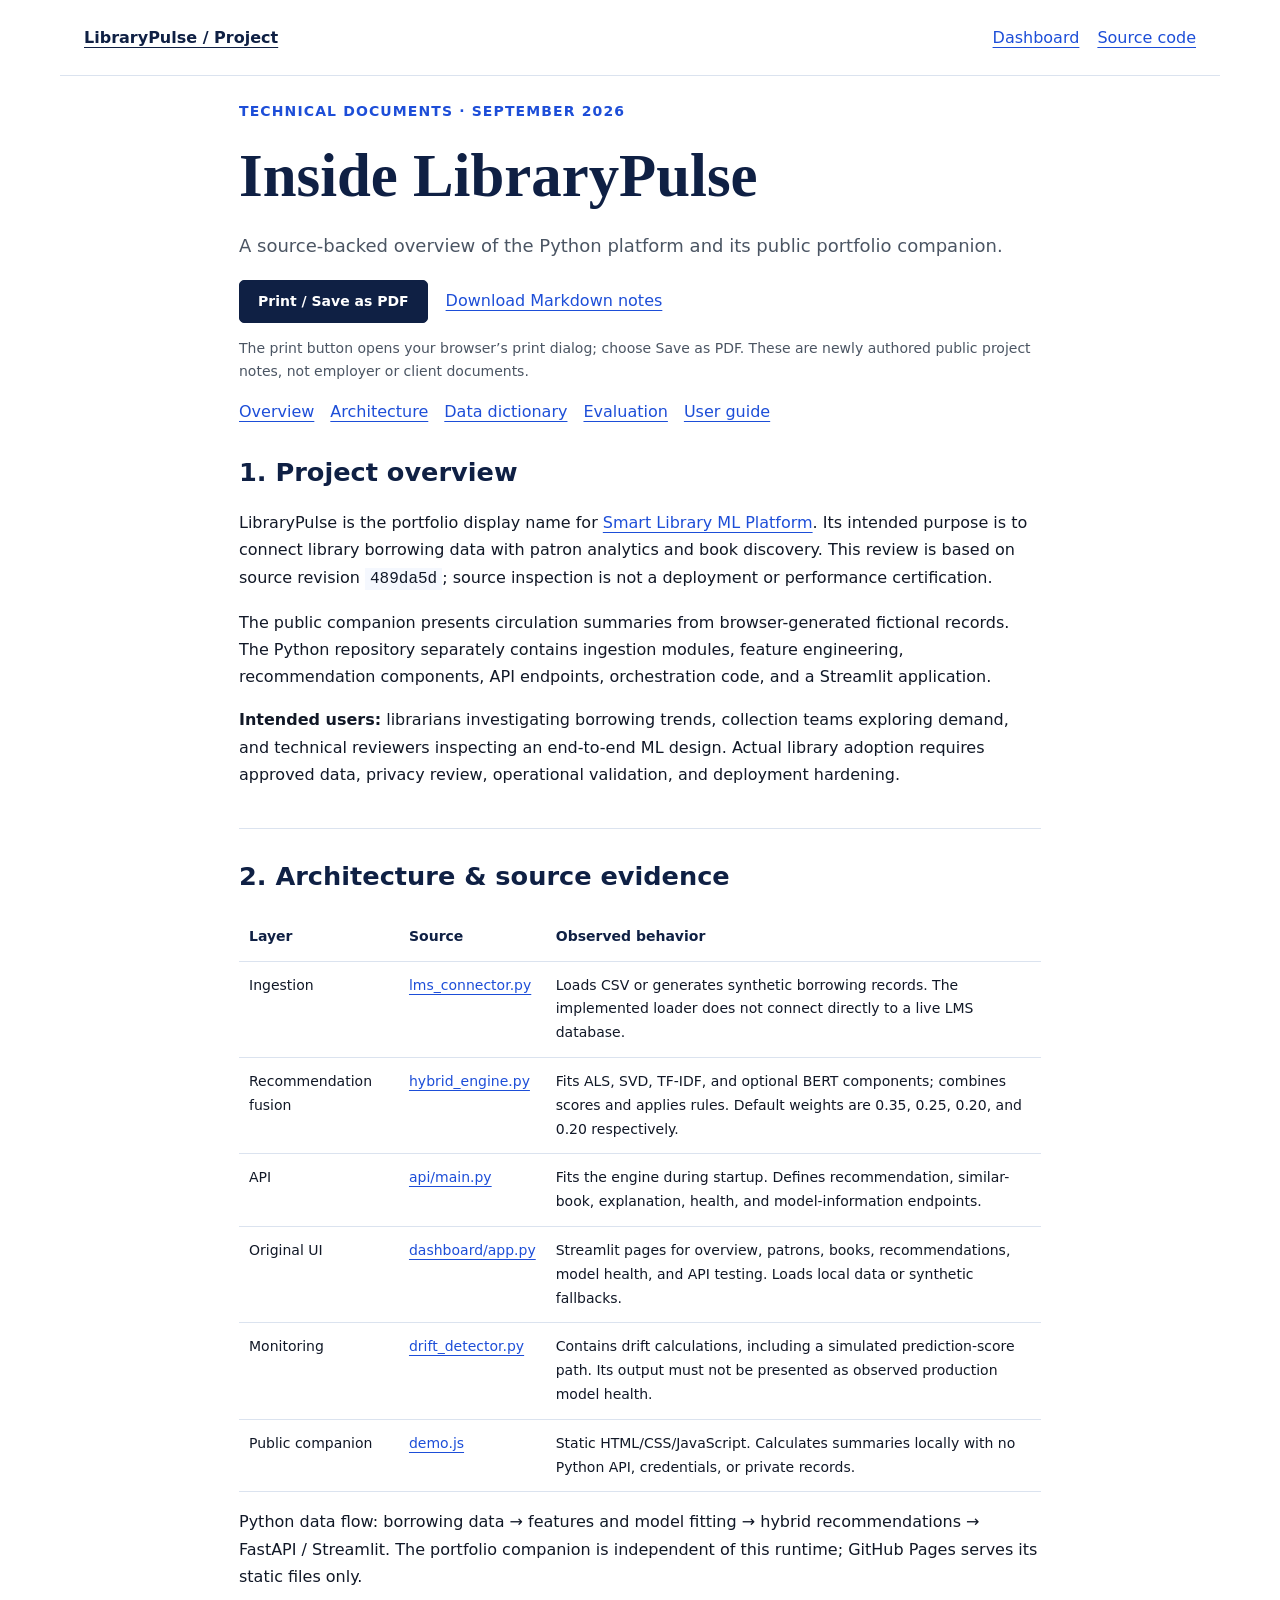
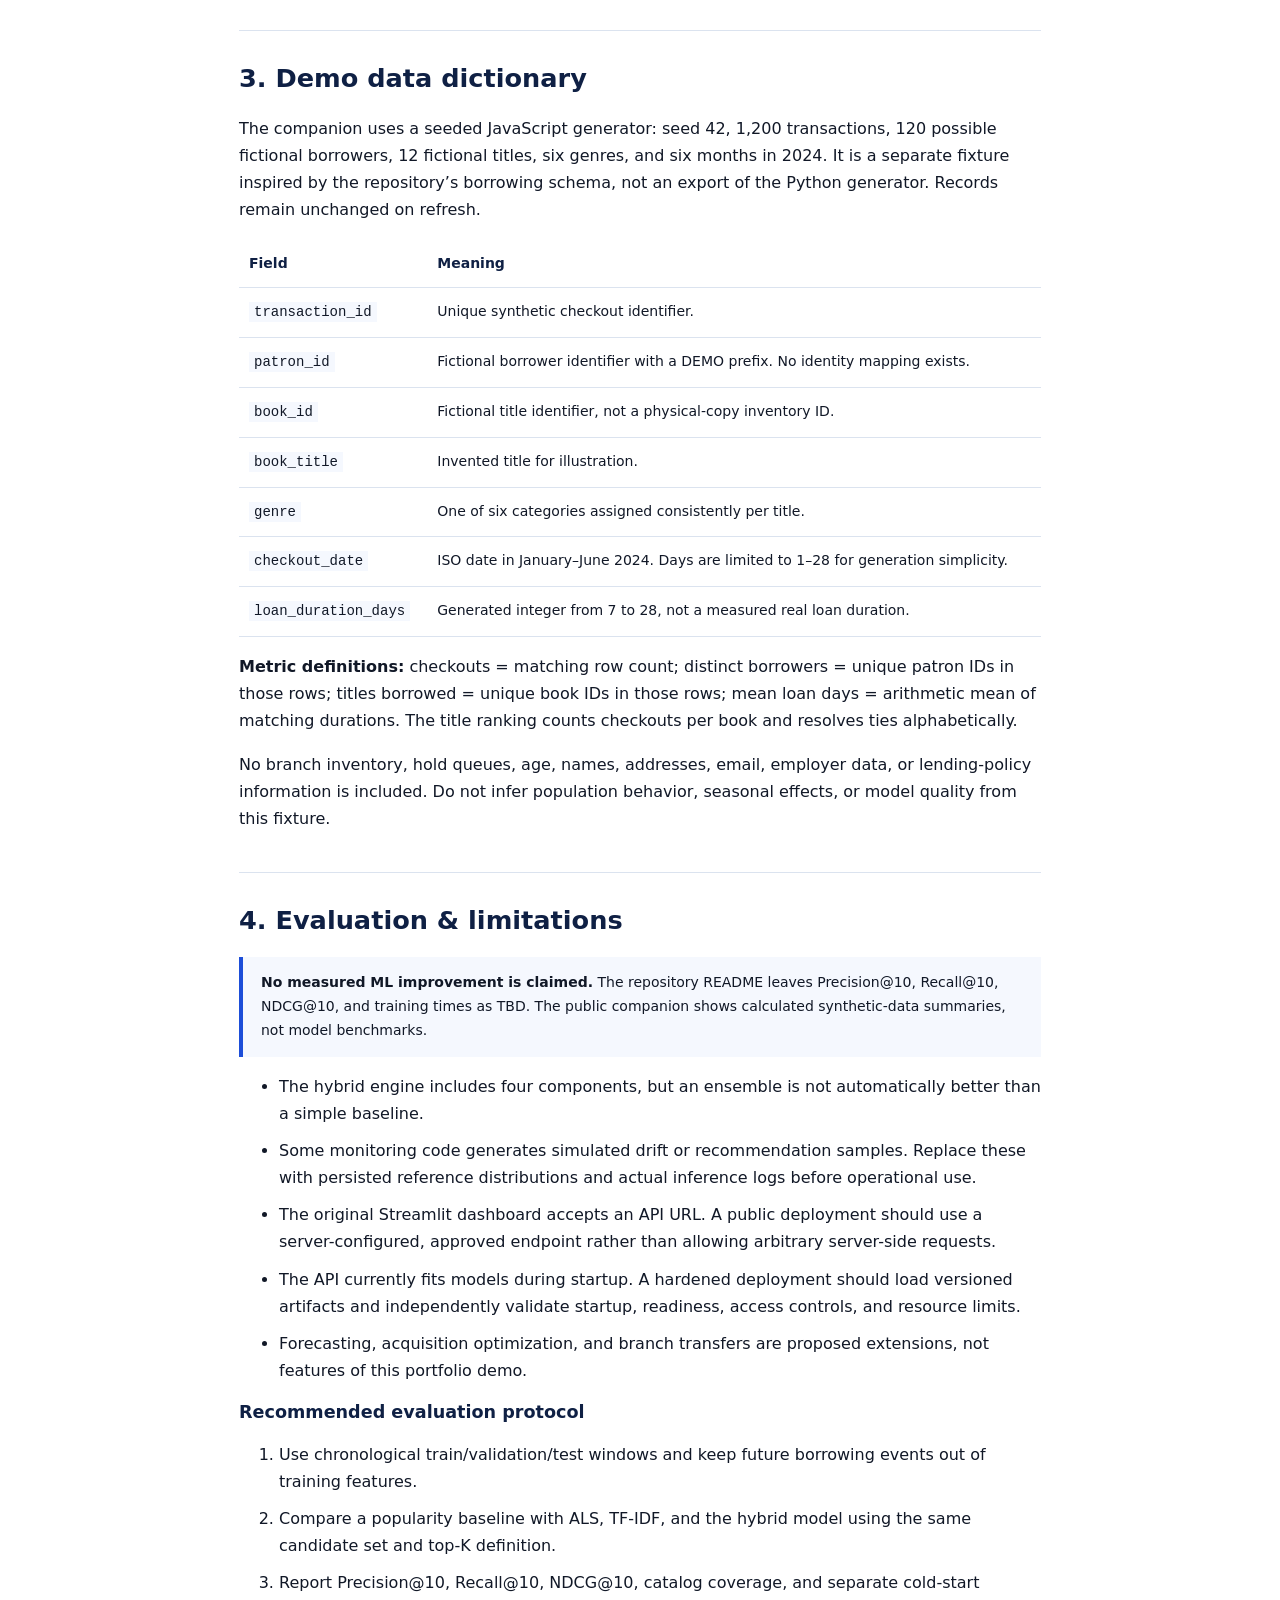
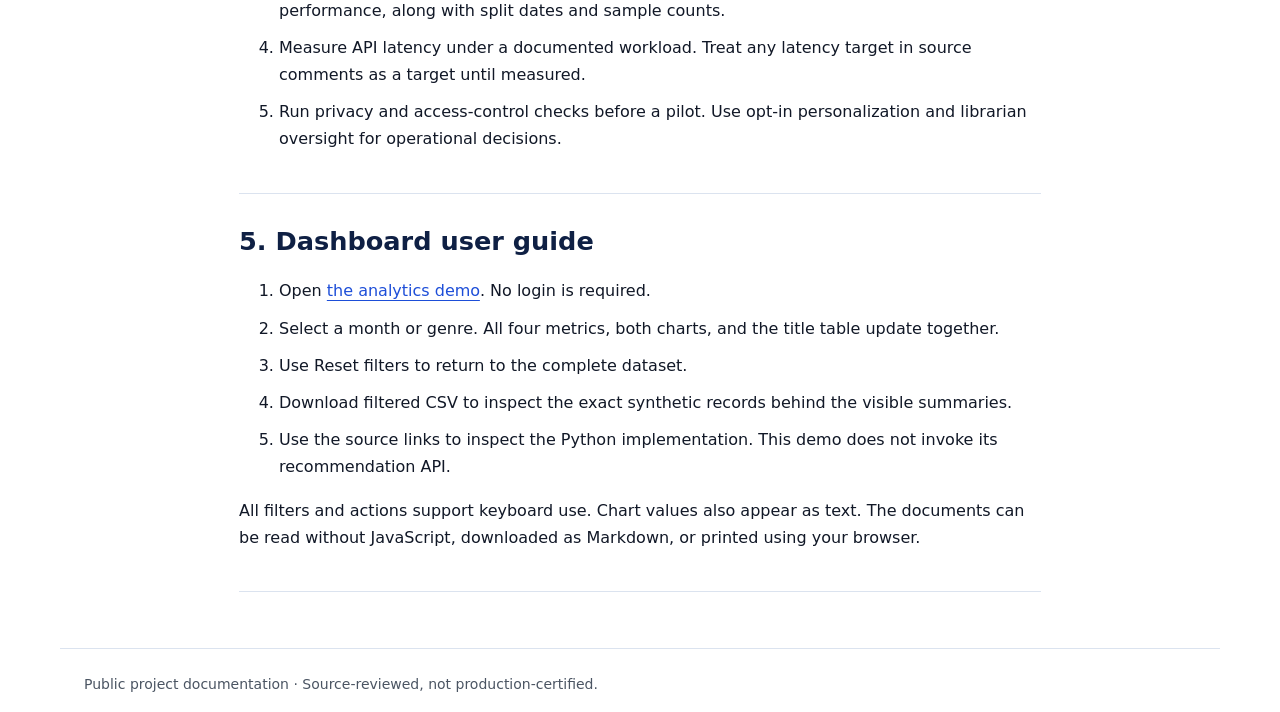
<file: projects/librarypulse/documents.html>
<!DOCTYPE html>
<html lang="en"><head><meta charset="utf-8"><meta name="viewport" content="width=device-width,initial-scale=1"><title>LibraryPulse · Technical documents</title><meta name="description" content="LibraryPulse project overview, architecture, demo data dictionary, evaluation limitations, and user guide."><link rel="stylesheet" href="style.css"></head><body>
<header><a href="index.html">LibraryPulse / Project</a><nav aria-label="Document navigation"><a href="index.html#dashboard">Dashboard</a><a href="https://github.com/singamkarunn/smart-library-ml-platform">Source code</a></nav></header>
<main class="doc"><div class="eyebrow">Technical documents · September 2026</div><h1>Inside LibraryPulse</h1><p class="lead">A source-backed overview of the Python platform and its public portfolio companion.</p><div class="actions"><button type="button" onclick="window.print()">Print / Save as PDF</button><a href="project-notes.md" download>Download Markdown notes</a></div><p class="muted">The print button opens your browser’s print dialog; choose Save as PDF. These are newly authored public project notes, not employer or client documents.</p>
<nav class="doc-links" aria-label="Document sections"><a href="#overview">Overview</a><a href="#architecture">Architecture</a><a href="#data">Data dictionary</a><a href="#evaluation">Evaluation</a><a href="#guide">User guide</a></nav>
<section id="overview"><h2>1. Project overview</h2><p>LibraryPulse is the portfolio display name for <a href="https://github.com/singamkarunn/smart-library-ml-platform">Smart Library ML Platform</a>. Its intended purpose is to connect library borrowing data with patron analytics and book discovery. This review is based on source revision <code>489da5d</code>; source inspection is not a deployment or performance certification.</p><p>The public companion presents circulation summaries from browser-generated fictional records. The Python repository separately contains ingestion modules, feature engineering, recommendation components, API endpoints, orchestration code, and a Streamlit application.</p><p><strong>Intended users:</strong> librarians investigating borrowing trends, collection teams exploring demand, and technical reviewers inspecting an end-to-end ML design. Actual library adoption requires approved data, privacy review, operational validation, and deployment hardening.</p></section>
<section id="architecture"><h2>2. Architecture & source evidence</h2><div class="table-wrap"><table><thead><tr><th scope="col">Layer</th><th scope="col">Source</th><th scope="col">Observed behavior</th></tr></thead><tbody>
<tr><td>Ingestion</td><td><a href="https://github.com/singamkarunn/smart-library-ml-platform/blob/489da5db3cec54464d11a3ea178920bdc186e06e/ingestion/lms_connector.py">lms_connector.py</a></td><td>Loads CSV or generates synthetic borrowing records. The implemented loader does not connect directly to a live LMS database.</td></tr>
<tr><td>Recommendation fusion</td><td><a href="https://github.com/singamkarunn/smart-library-ml-platform/blob/489da5db3cec54464d11a3ea178920bdc186e06e/models/hybrid_engine.py">hybrid_engine.py</a></td><td>Fits ALS, SVD, TF-IDF, and optional BERT components; combines scores and applies rules. Default weights are 0.35, 0.25, 0.20, and 0.20 respectively.</td></tr>
<tr><td>API</td><td><a href="https://github.com/singamkarunn/smart-library-ml-platform/blob/489da5db3cec54464d11a3ea178920bdc186e06e/api/main.py">api/main.py</a></td><td>Fits the engine during startup. Defines recommendation, similar-book, explanation, health, and model-information endpoints.</td></tr>
<tr><td>Original UI</td><td><a href="https://github.com/singamkarunn/smart-library-ml-platform/blob/489da5db3cec54464d11a3ea178920bdc186e06e/dashboard/app.py">dashboard/app.py</a></td><td>Streamlit pages for overview, patrons, books, recommendations, model health, and API testing. Loads local data or synthetic fallbacks.</td></tr>
<tr><td>Monitoring</td><td><a href="https://github.com/singamkarunn/smart-library-ml-platform/blob/489da5db3cec54464d11a3ea178920bdc186e06e/monitoring/drift_detector.py">drift_detector.py</a></td><td>Contains drift calculations, including a simulated prediction-score path. Its output must not be presented as observed production model health.</td></tr>
<tr><td>Public companion</td><td><a href="demo.js">demo.js</a></td><td>Static HTML/CSS/JavaScript. Calculates summaries locally with no Python API, credentials, or private records.</td></tr>
</tbody></table></div><p>Python data flow: borrowing data → features and model fitting → hybrid recommendations → FastAPI / Streamlit. The portfolio companion is independent of this runtime; GitHub Pages serves its static files only.</p></section>
<section id="data"><h2>3. Demo data dictionary</h2><p>The companion uses a seeded JavaScript generator: seed 42, 1,200 transactions, 120 possible fictional borrowers, 12 fictional titles, six genres, and six months in 2024. It is a separate fixture inspired by the repository’s borrowing schema, not an export of the Python generator. Records remain unchanged on refresh.</p><div class="table-wrap"><table><thead><tr><th scope="col">Field</th><th scope="col">Meaning</th></tr></thead><tbody><tr><td><code>transaction_id</code></td><td>Unique synthetic checkout identifier.</td></tr><tr><td><code>patron_id</code></td><td>Fictional borrower identifier with a DEMO prefix. No identity mapping exists.</td></tr><tr><td><code>book_id</code></td><td>Fictional title identifier, not a physical-copy inventory ID.</td></tr><tr><td><code>book_title</code></td><td>Invented title for illustration.</td></tr><tr><td><code>genre</code></td><td>One of six categories assigned consistently per title.</td></tr><tr><td><code>checkout_date</code></td><td>ISO date in January–June 2024. Days are limited to 1–28 for generation simplicity.</td></tr><tr><td><code>loan_duration_days</code></td><td>Generated integer from 7 to 28, not a measured real loan duration.</td></tr></tbody></table></div><p><strong>Metric definitions:</strong> checkouts = matching row count; distinct borrowers = unique patron IDs in those rows; titles borrowed = unique book IDs in those rows; mean loan days = arithmetic mean of matching durations. The title ranking counts checkouts per book and resolves ties alphabetically.</p><p>No branch inventory, hold queues, age, names, addresses, email, employer data, or lending-policy information is included. Do not infer population behavior, seasonal effects, or model quality from this fixture.</p></section>
<section id="evaluation"><h2>4. Evaluation & limitations</h2><p class="notice"><strong>No measured ML improvement is claimed.</strong> The repository README leaves Precision@10, Recall@10, NDCG@10, and training times as TBD. The public companion shows calculated synthetic-data summaries, not model benchmarks.</p><ul><li>The hybrid engine includes four components, but an ensemble is not automatically better than a simple baseline.</li><li>Some monitoring code generates simulated drift or recommendation samples. Replace these with persisted reference distributions and actual inference logs before operational use.</li><li>The original Streamlit dashboard accepts an API URL. A public deployment should use a server-configured, approved endpoint rather than allowing arbitrary server-side requests.</li><li>The API currently fits models during startup. A hardened deployment should load versioned artifacts and independently validate startup, readiness, access controls, and resource limits.</li><li>Forecasting, acquisition optimization, and branch transfers are proposed extensions, not features of this portfolio demo.</li></ul><h3>Recommended evaluation protocol</h3><ol><li>Use chronological train/validation/test windows and keep future borrowing events out of training features.</li><li>Compare a popularity baseline with ALS, TF-IDF, and the hybrid model using the same candidate set and top-K definition.</li><li>Report Precision@10, Recall@10, NDCG@10, catalog coverage, and separate cold-start performance, along with split dates and sample counts.</li><li>Measure API latency under a documented workload. Treat any latency target in source comments as a target until measured.</li><li>Run privacy and access-control checks before a pilot. Use opt-in personalization and librarian oversight for operational decisions.</li></ol></section>
<section id="guide"><h2>5. Dashboard user guide</h2><ol><li>Open <a href="index.html#dashboard">the analytics demo</a>. No login is required.</li><li>Select a month or genre. All four metrics, both charts, and the title table update together.</li><li>Use Reset filters to return to the complete dataset.</li><li>Download filtered CSV to inspect the exact synthetic records behind the visible summaries.</li><li>Use the source links to inspect the Python implementation. This demo does not invoke its recommendation API.</li></ol><p>All filters and actions support keyboard use. Chart values also appear as text. The documents can be read without JavaScript, downloaded as Markdown, or printed using your browser.</p></section>
</main><footer>Public project documentation · Source-reviewed, not production-certified.</footer></body></html>
</file>
<file: projects/librarypulse/style.css>
:root{--navy:#0f2044;--blue:#1d4ed8;--text:#111827;--muted:#4b5563;--border:#dbe3ef;--surface:#f5f8fe}*{box-sizing:border-box}html{scroll-behavior:smooth;scroll-padding-top:24px}body{margin:0;font:16px/1.7 Inter,system-ui,sans-serif;color:var(--text);background:#fff}a{color:var(--blue);text-underline-offset:4px}a:hover{text-decoration-thickness:2px}a:focus-visible,button:focus-visible,select:focus-visible{outline:3px solid #b45309;outline-offset:4px}header,main,footer{max-width:1160px;margin:auto;padding:24px}header{display:flex;align-items:center;justify-content:space-between;gap:18px;border-bottom:1px solid var(--border);flex-wrap:wrap}nav,.actions{display:flex;gap:18px;flex-wrap:wrap;align-items:center}header>a{font-weight:700;color:var(--navy)}h1,h2,h3{color:var(--navy);line-height:1.2}h1{font-family:Georgia,serif;font-size:clamp(2.3rem,6vw,3.8rem);margin:16px 0}h2{font-size:1.6rem}h3{font-size:1.1rem}.intro{max-width:800px;padding:24px 0}.eyebrow{font-size:.875rem;color:var(--blue);font-weight:700;letter-spacing:.08em;text-transform:uppercase}.lead{font-size:1.125rem;color:var(--muted)}.button,button{display:inline-block;background:var(--navy);color:white;padding:10px 18px;border:1px solid var(--navy);border-radius:5px;font:600 .875rem/1.5 Inter,system-ui,sans-serif;text-decoration:none;cursor:pointer}.secondary{color:var(--navy);background:white}.notice{border-left:4px solid var(--blue);padding:14px 18px;background:var(--surface);font-size:.875rem}.workspace{border:1px solid var(--border);border-radius:10px;padding:24px;margin:32px 0;background:var(--surface)}.workspace h2{margin-top:0}.controls{display:flex;gap:16px;flex-wrap:wrap;align-items:end;margin:24px 0}label{display:flex;flex-direction:column;font-size:.875rem;font-weight:600;gap:6px}select{font:inherit;padding:10px 30px 10px 12px;border:1px solid #9ca3af;border-radius:5px;background:white;max-width:100%}.metrics{display:grid;grid-template-columns:repeat(4,minmax(0,1fr));gap:14px}.card{padding:22px;background:white;border:1px solid var(--border);border-radius:7px;min-width:0}.metric-value{font-size:2rem;font-weight:700;color:var(--navy);line-height:1.3}.metric-label,.muted{color:var(--muted);font-size:.875rem}.grid{display:grid;grid-template-columns:repeat(2,minmax(0,1fr));gap:18px;margin:18px 0}.three{grid-template-columns:repeat(3,minmax(0,1fr))}.bar-row{display:grid;grid-template-columns:100px minmax(0,1fr) 40px;gap:10px;align-items:center;font-size:.875rem;margin:10px 0}.track{height:14px;background:#e8eef9;border-radius:2px;overflow:hidden}.fill{height:100%;background:var(--blue)}.table-wrap{overflow-x:auto}table{width:100%;border-collapse:collapse;text-align:left;font-size:.875rem}caption{text-align:left;color:var(--muted);padding-bottom:12px}th,td{padding:12px 10px;border-bottom:1px solid var(--border);vertical-align:top}th{color:var(--navy)}section{margin:32px 0}li{margin-bottom:10px}code{overflow-wrap:anywhere;background:var(--surface);padding:2px 5px}footer{border-top:1px solid var(--border);color:var(--muted);font-size:.875rem}.doc{max-width:850px}.doc section{padding-bottom:24px;border-bottom:1px solid var(--border)}.doc-links{display:flex;gap:16px;flex-wrap:wrap}.noscript{padding:16px;color:#991b1b;background:#fef2f2}.empty{text-align:center;padding:24px}.status{font-size:.875rem;color:var(--muted);margin:16px 0}.card p:last-child{margin-bottom:0}@media(max-width:720px){.grid,.three{grid-template-columns:1fr}.metrics{grid-template-columns:repeat(2,minmax(0,1fr))}.workspace{padding:16px}main,header,footer{padding:18px}.bar-row{grid-template-columns:85px minmax(0,1fr) 35px}.metric-value{font-size:1.6rem}}@media print{header,.actions,.doc-links,button,footer{display:none}body{font-size:11pt}main{max-width:none;padding:0}a{color:inherit}section,.card{break-inside:avoid}.notice{background:white}h1{font-size:28pt}}
</file>
